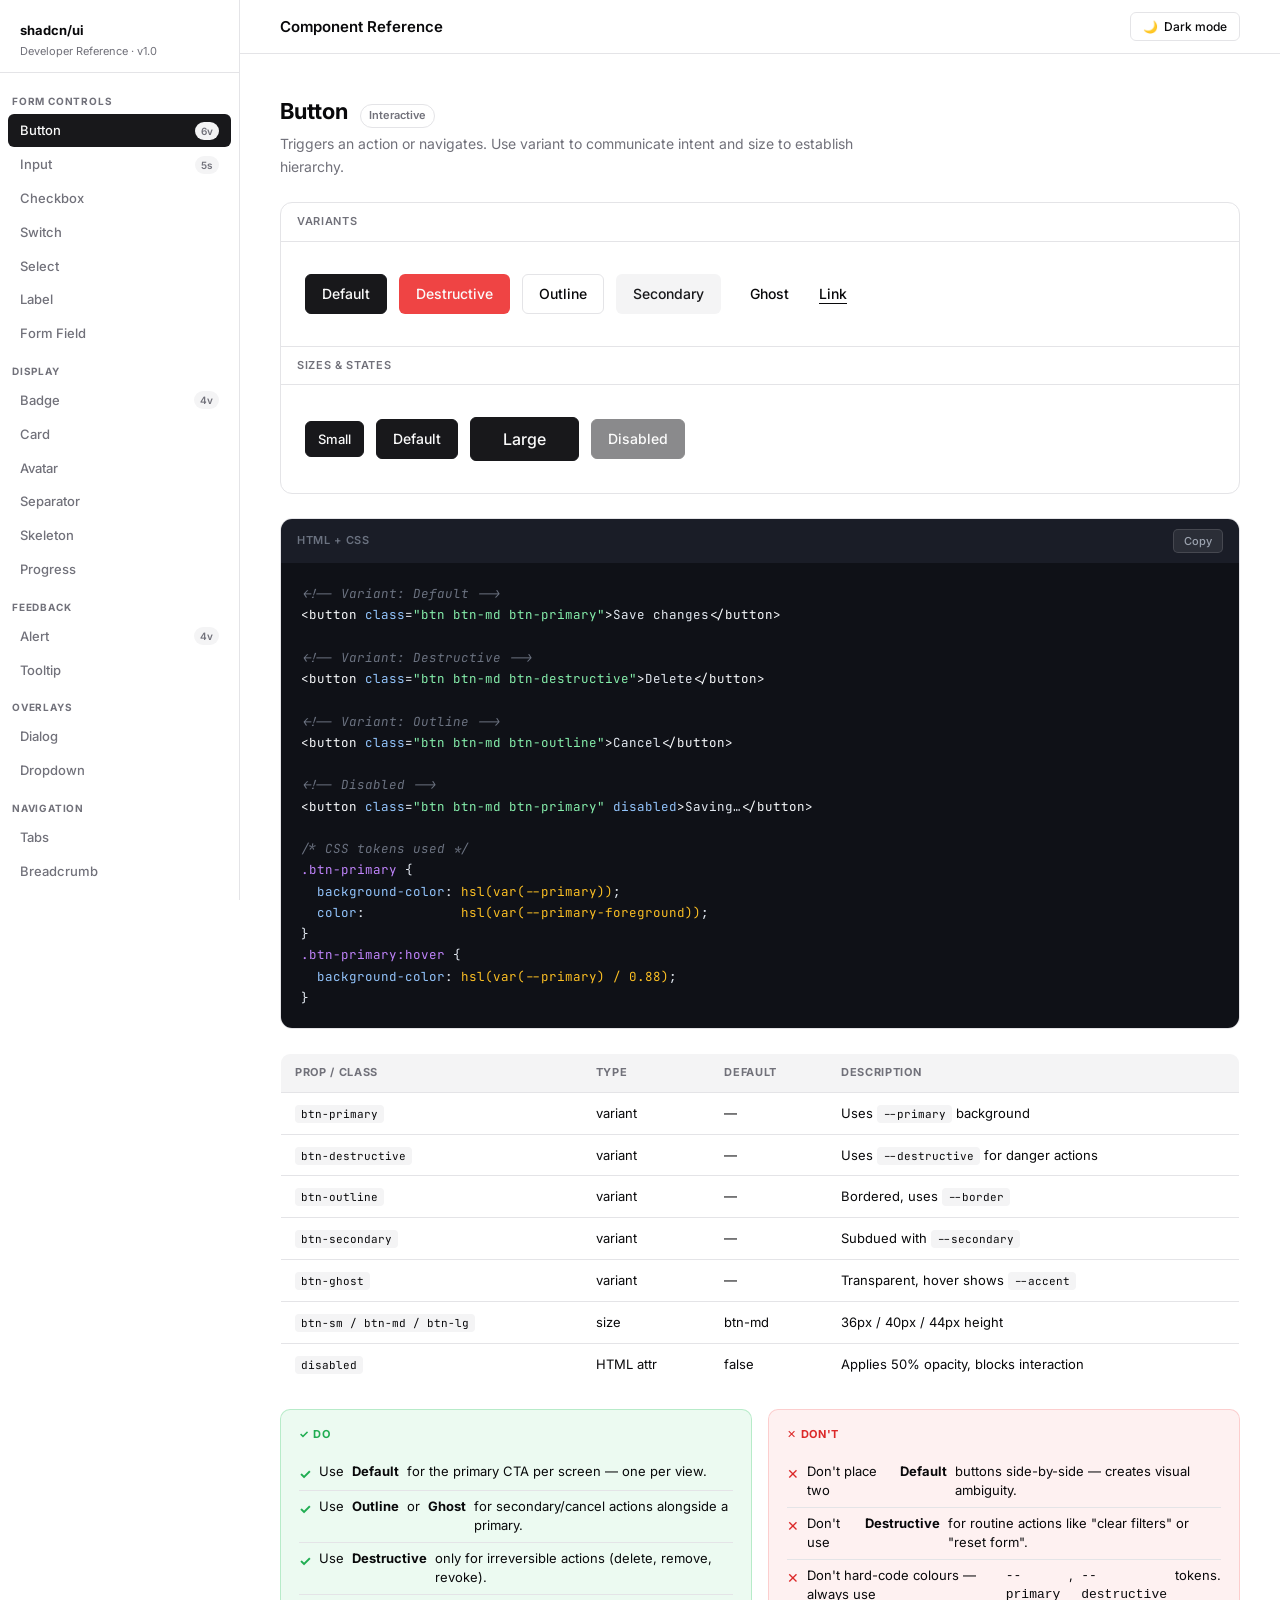
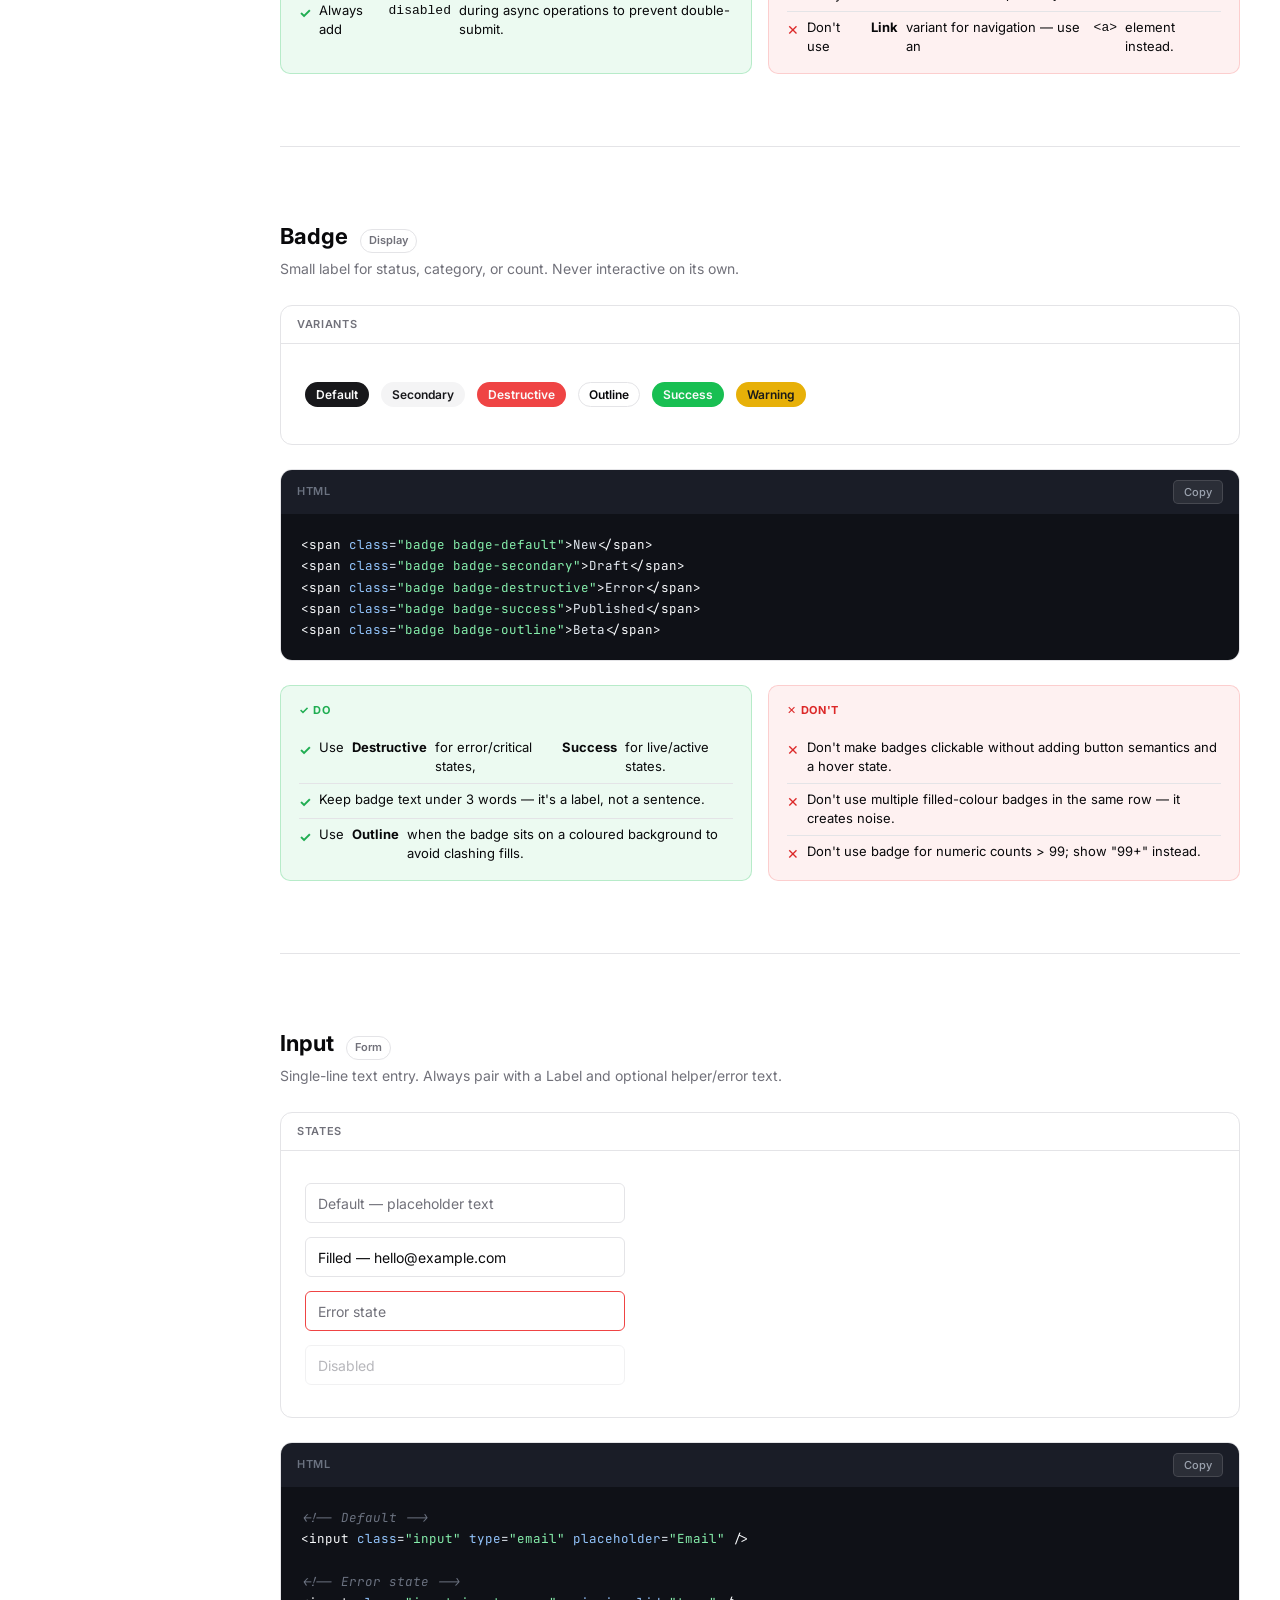
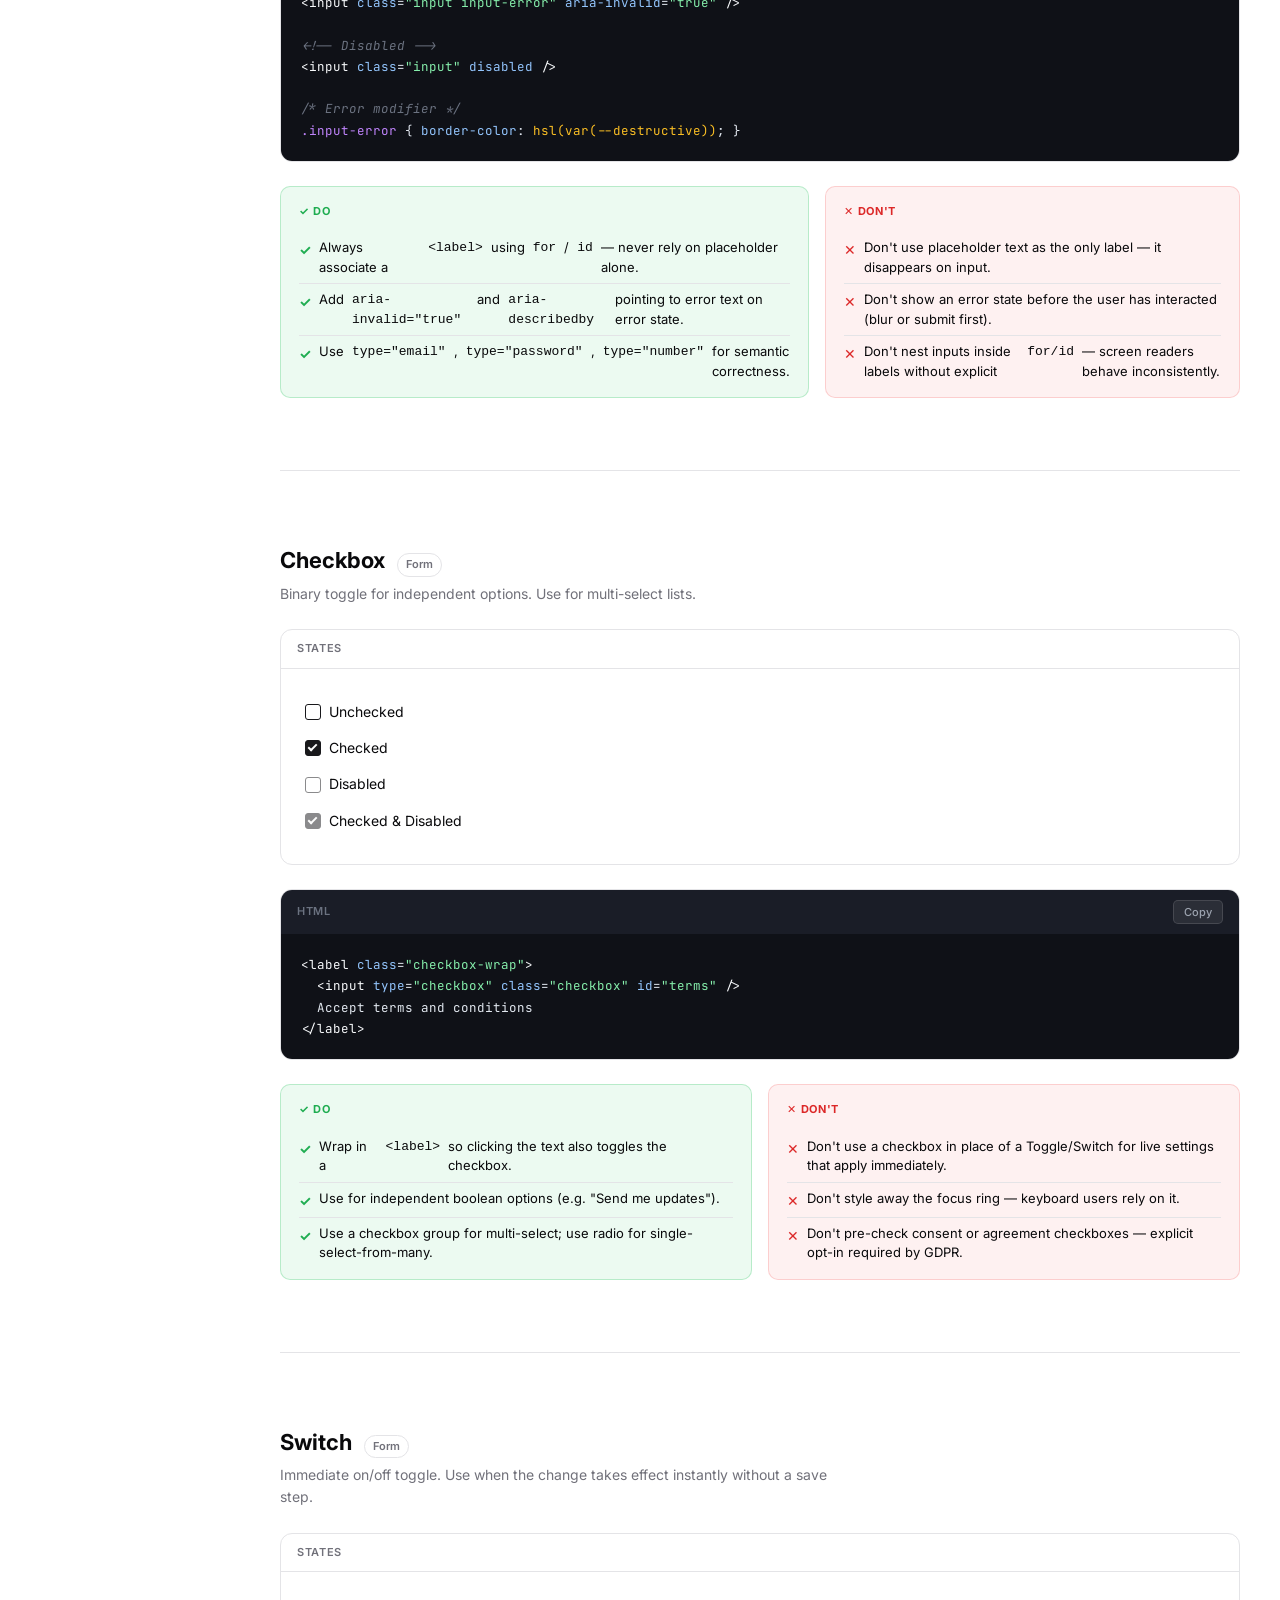
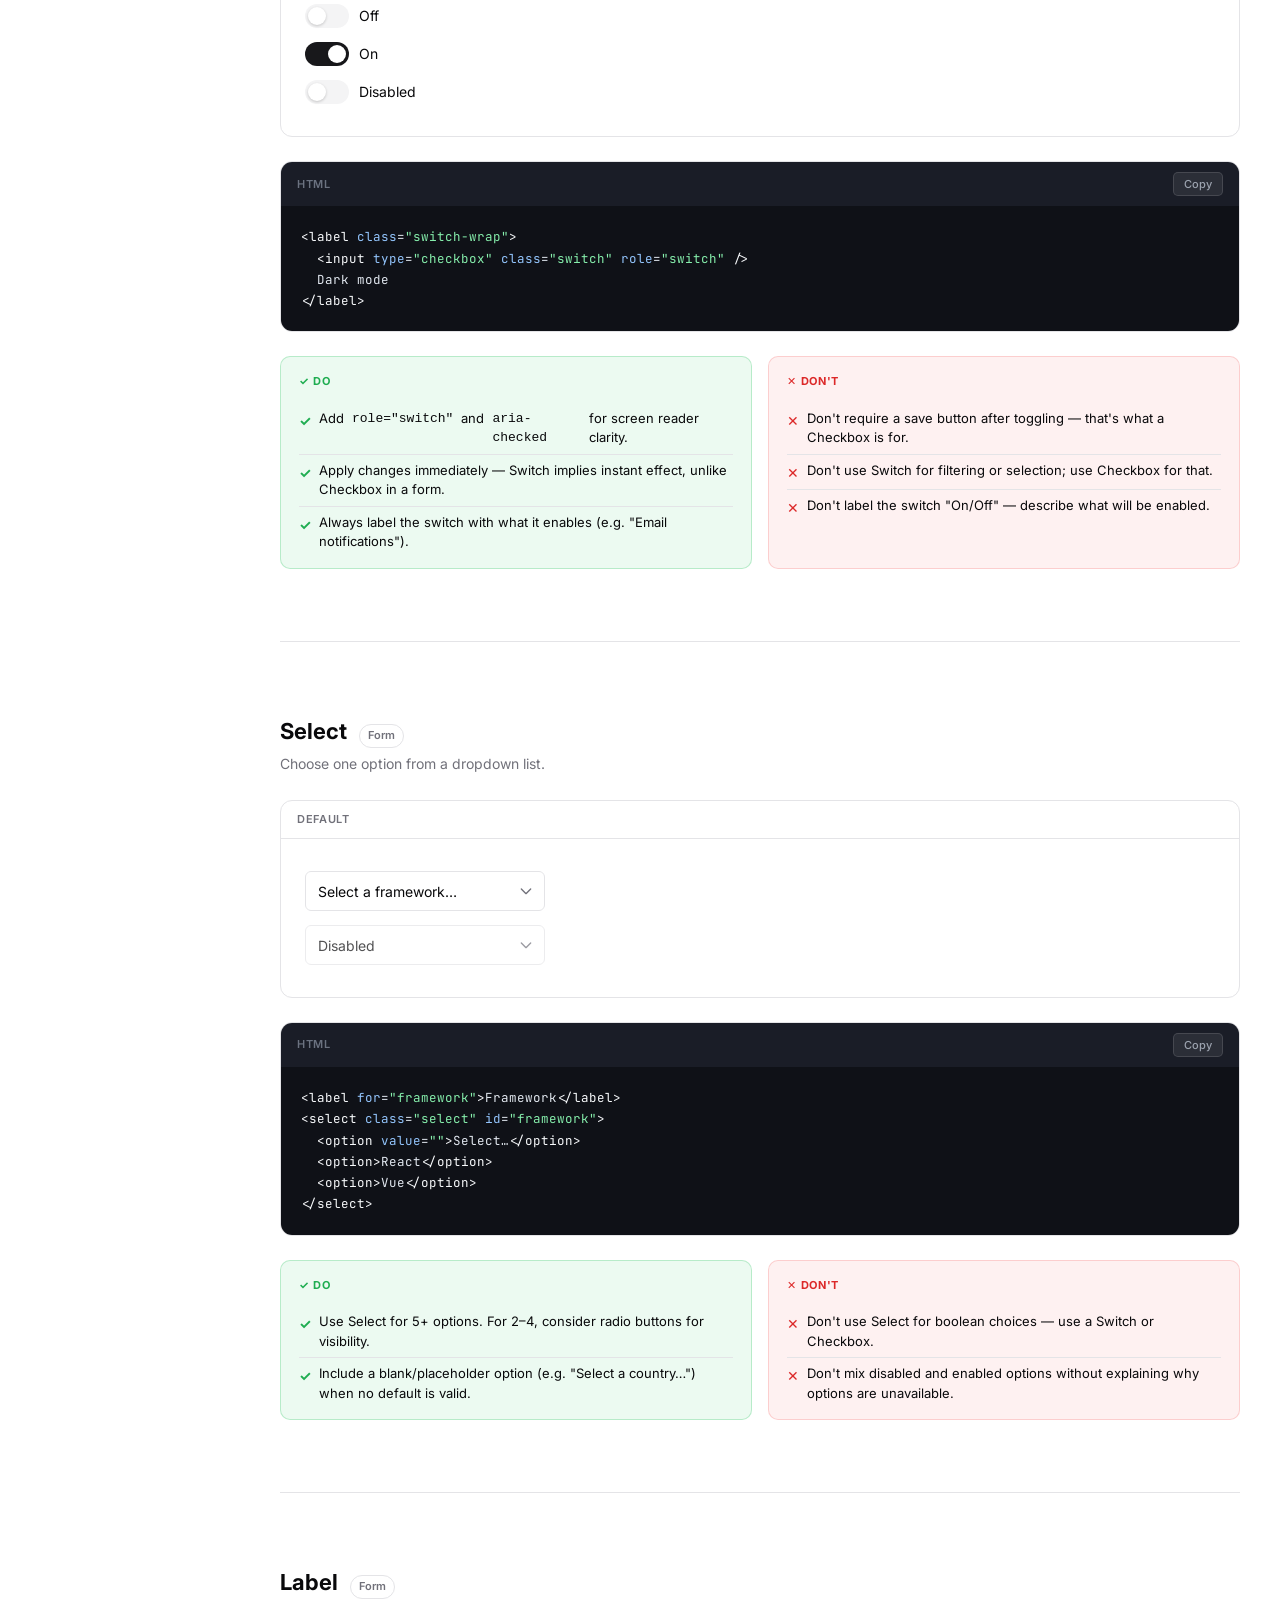
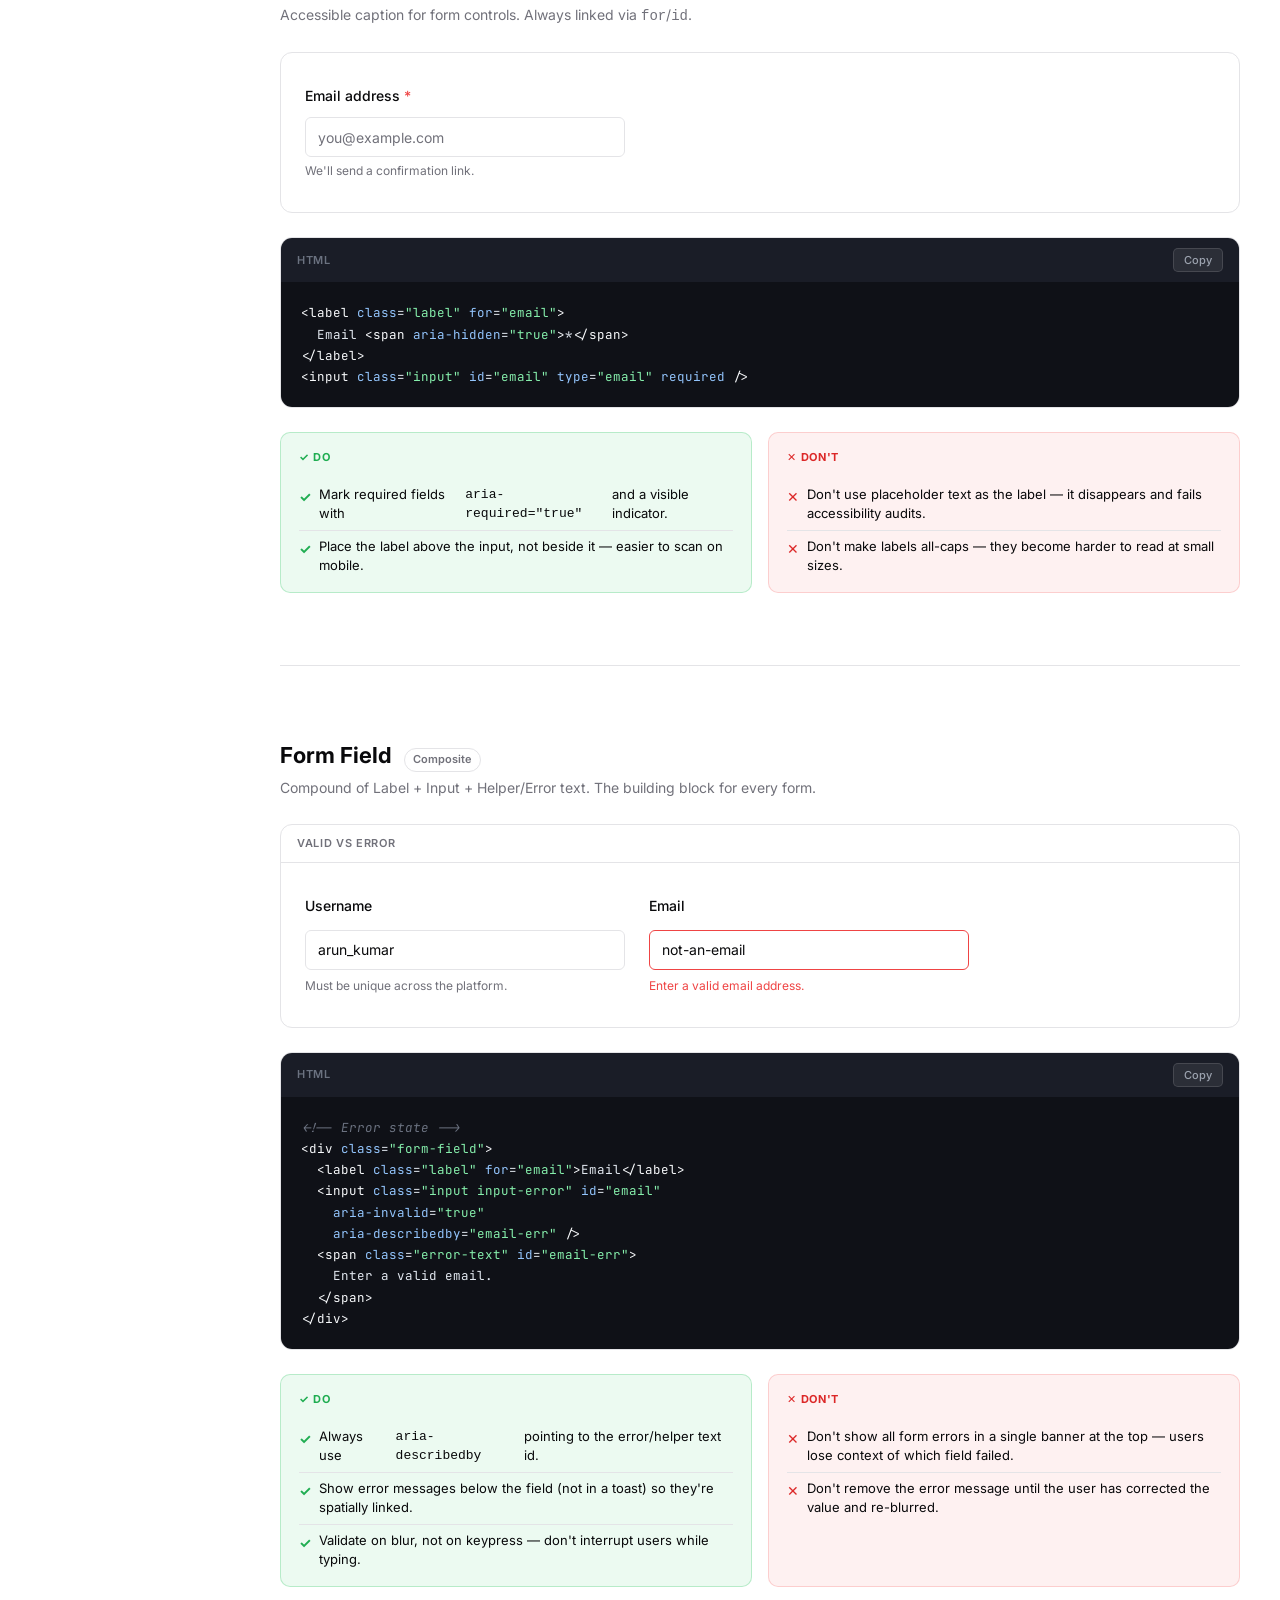
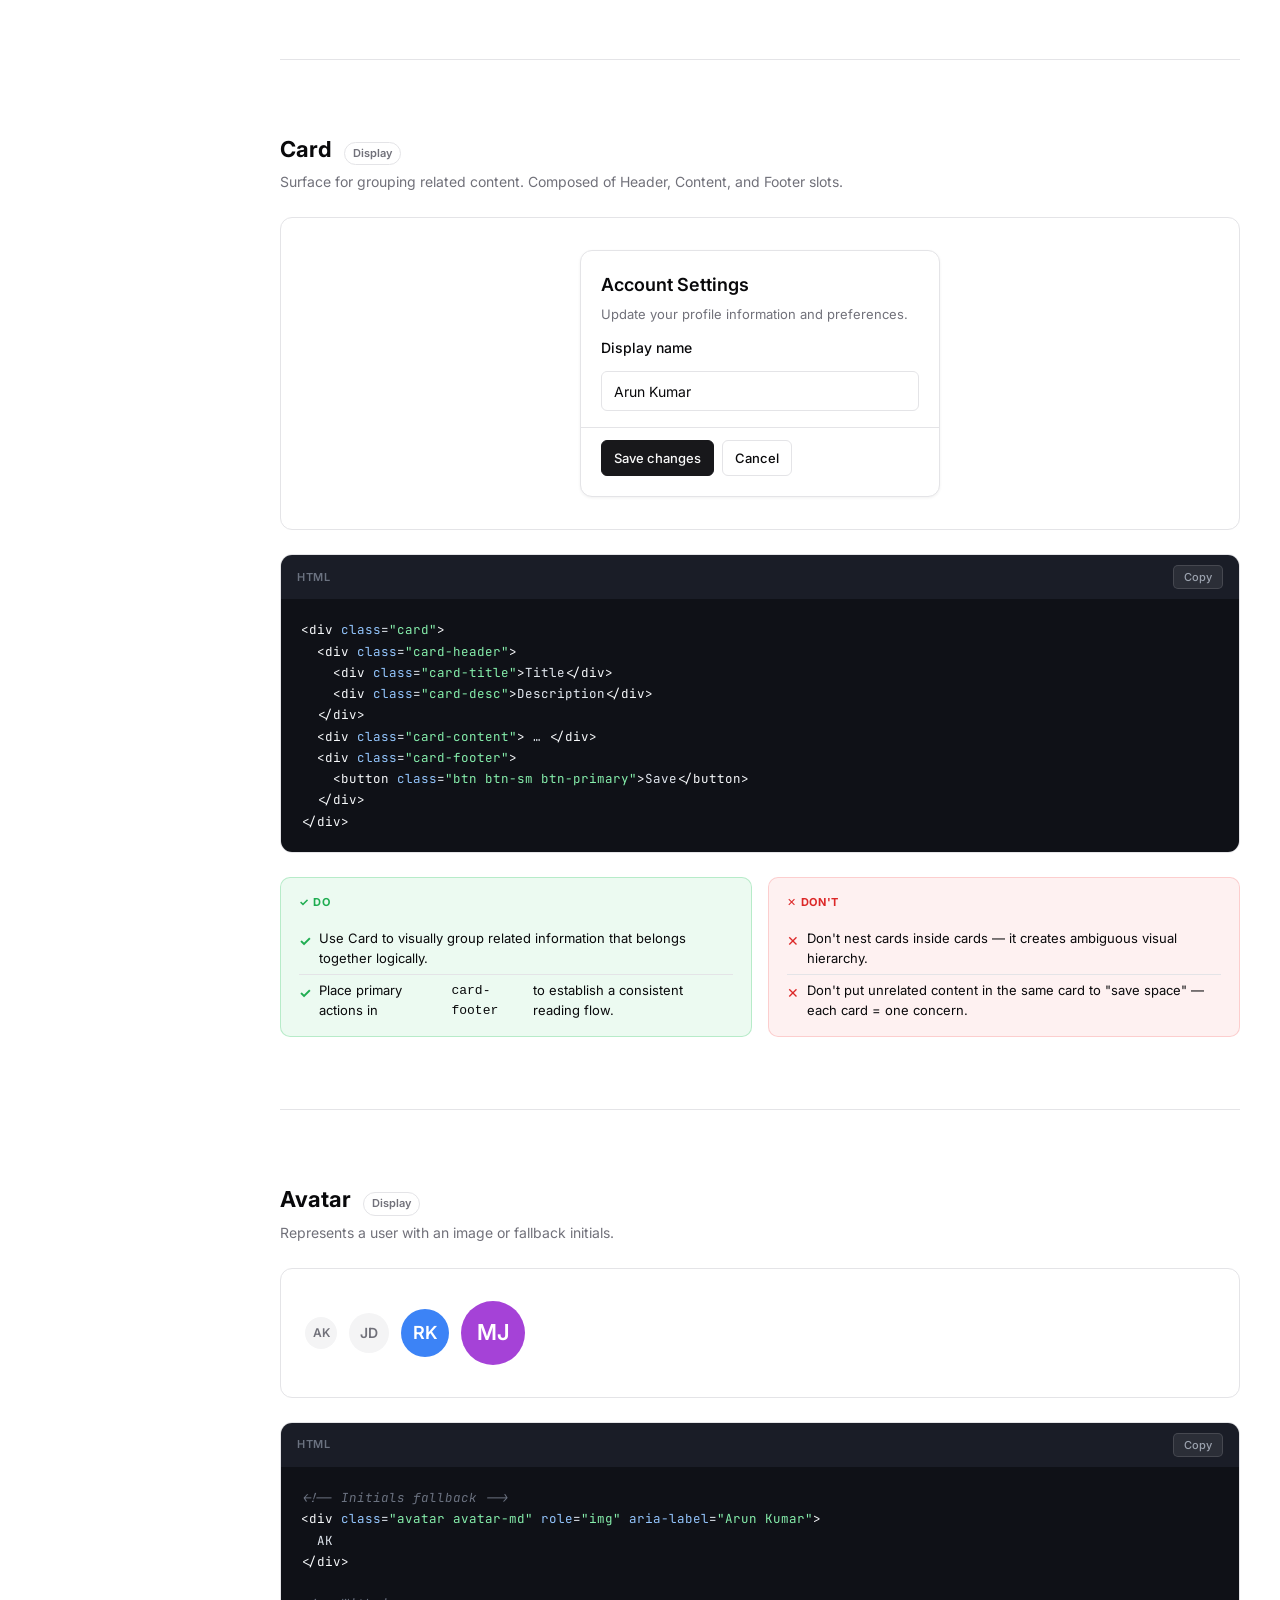
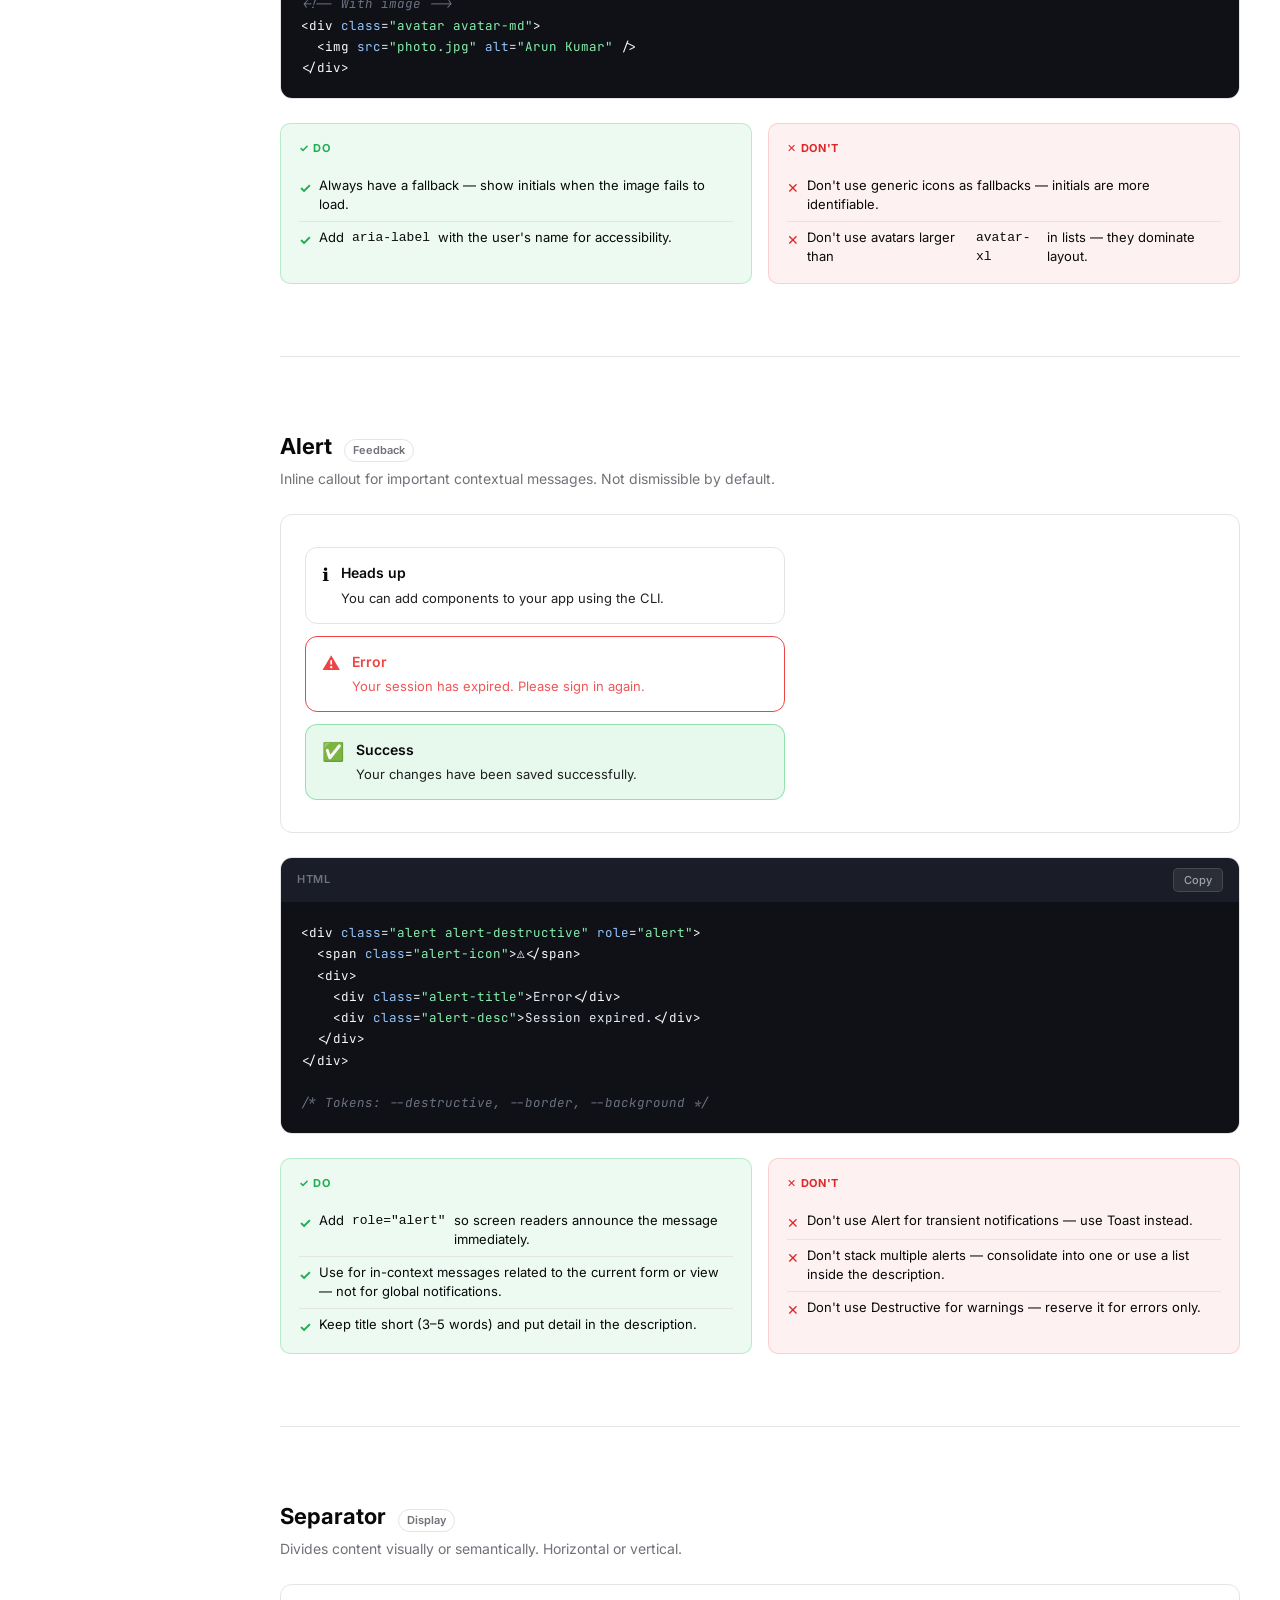
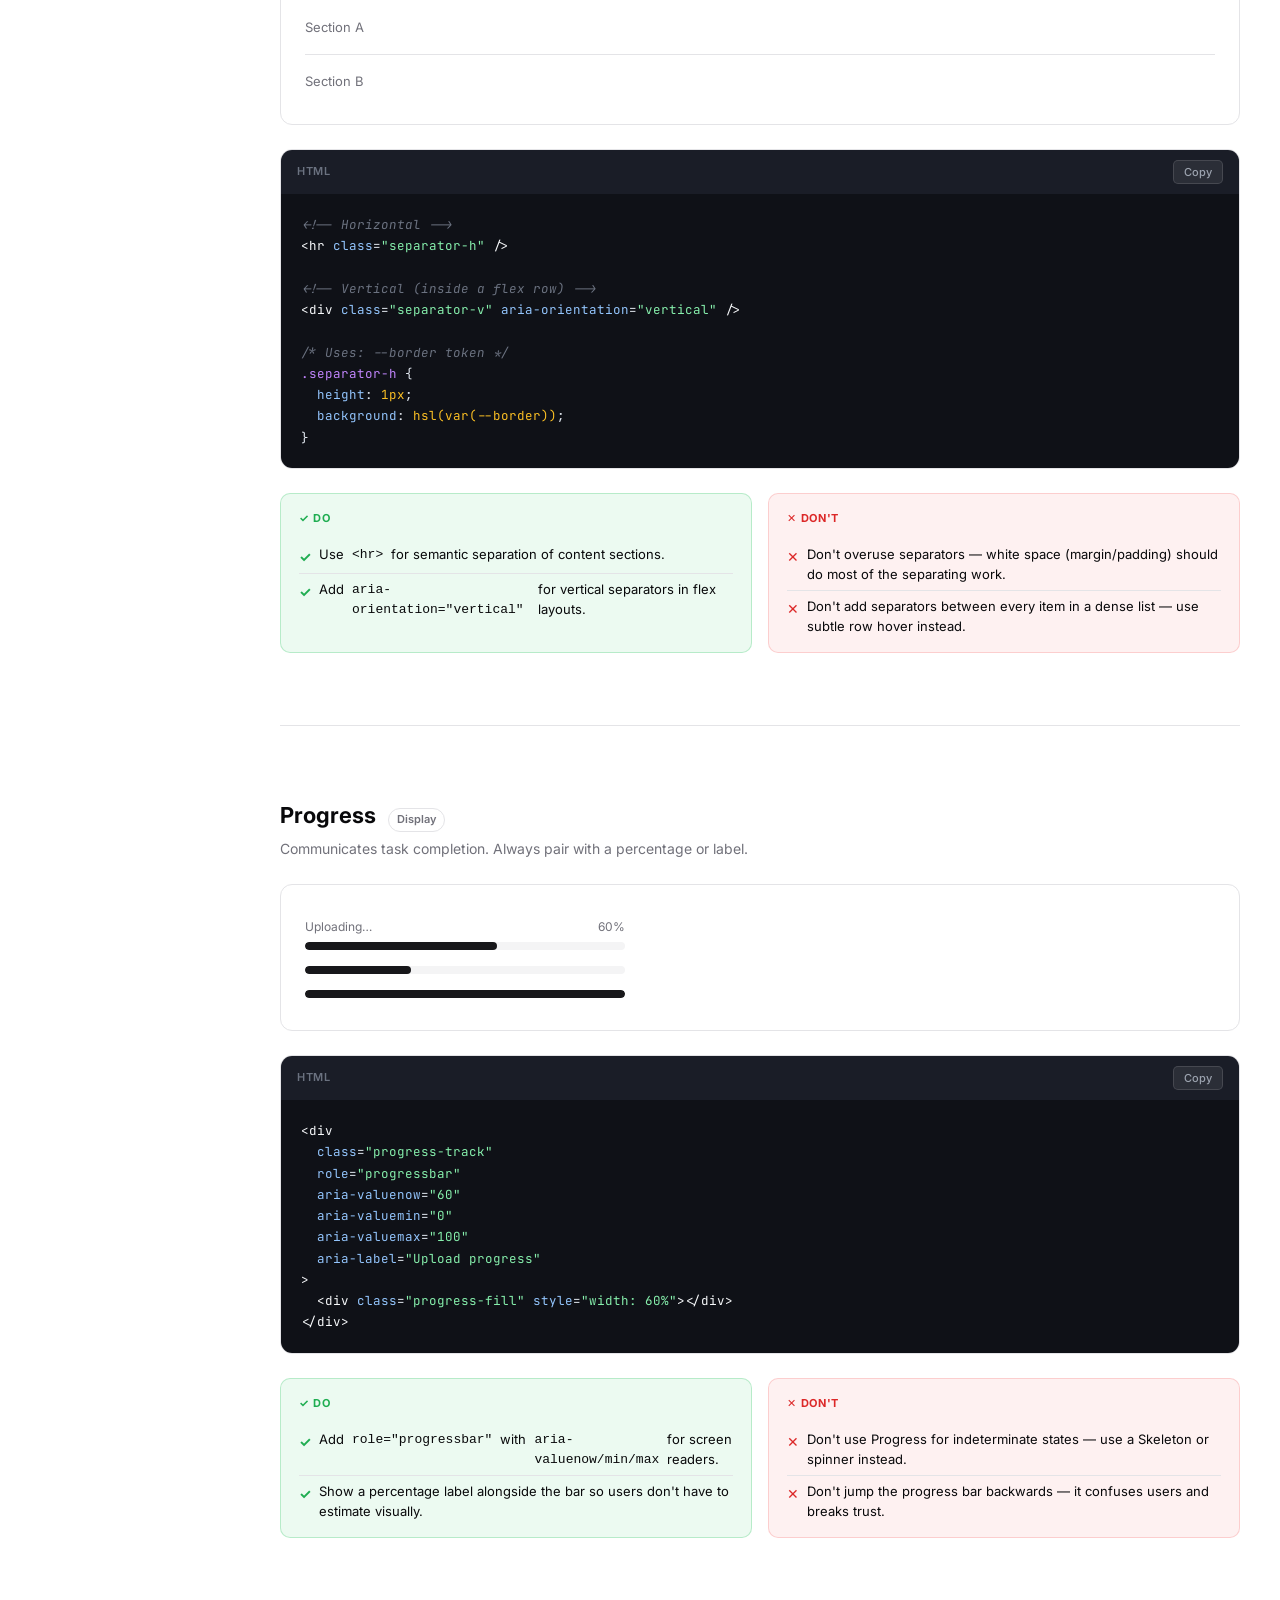
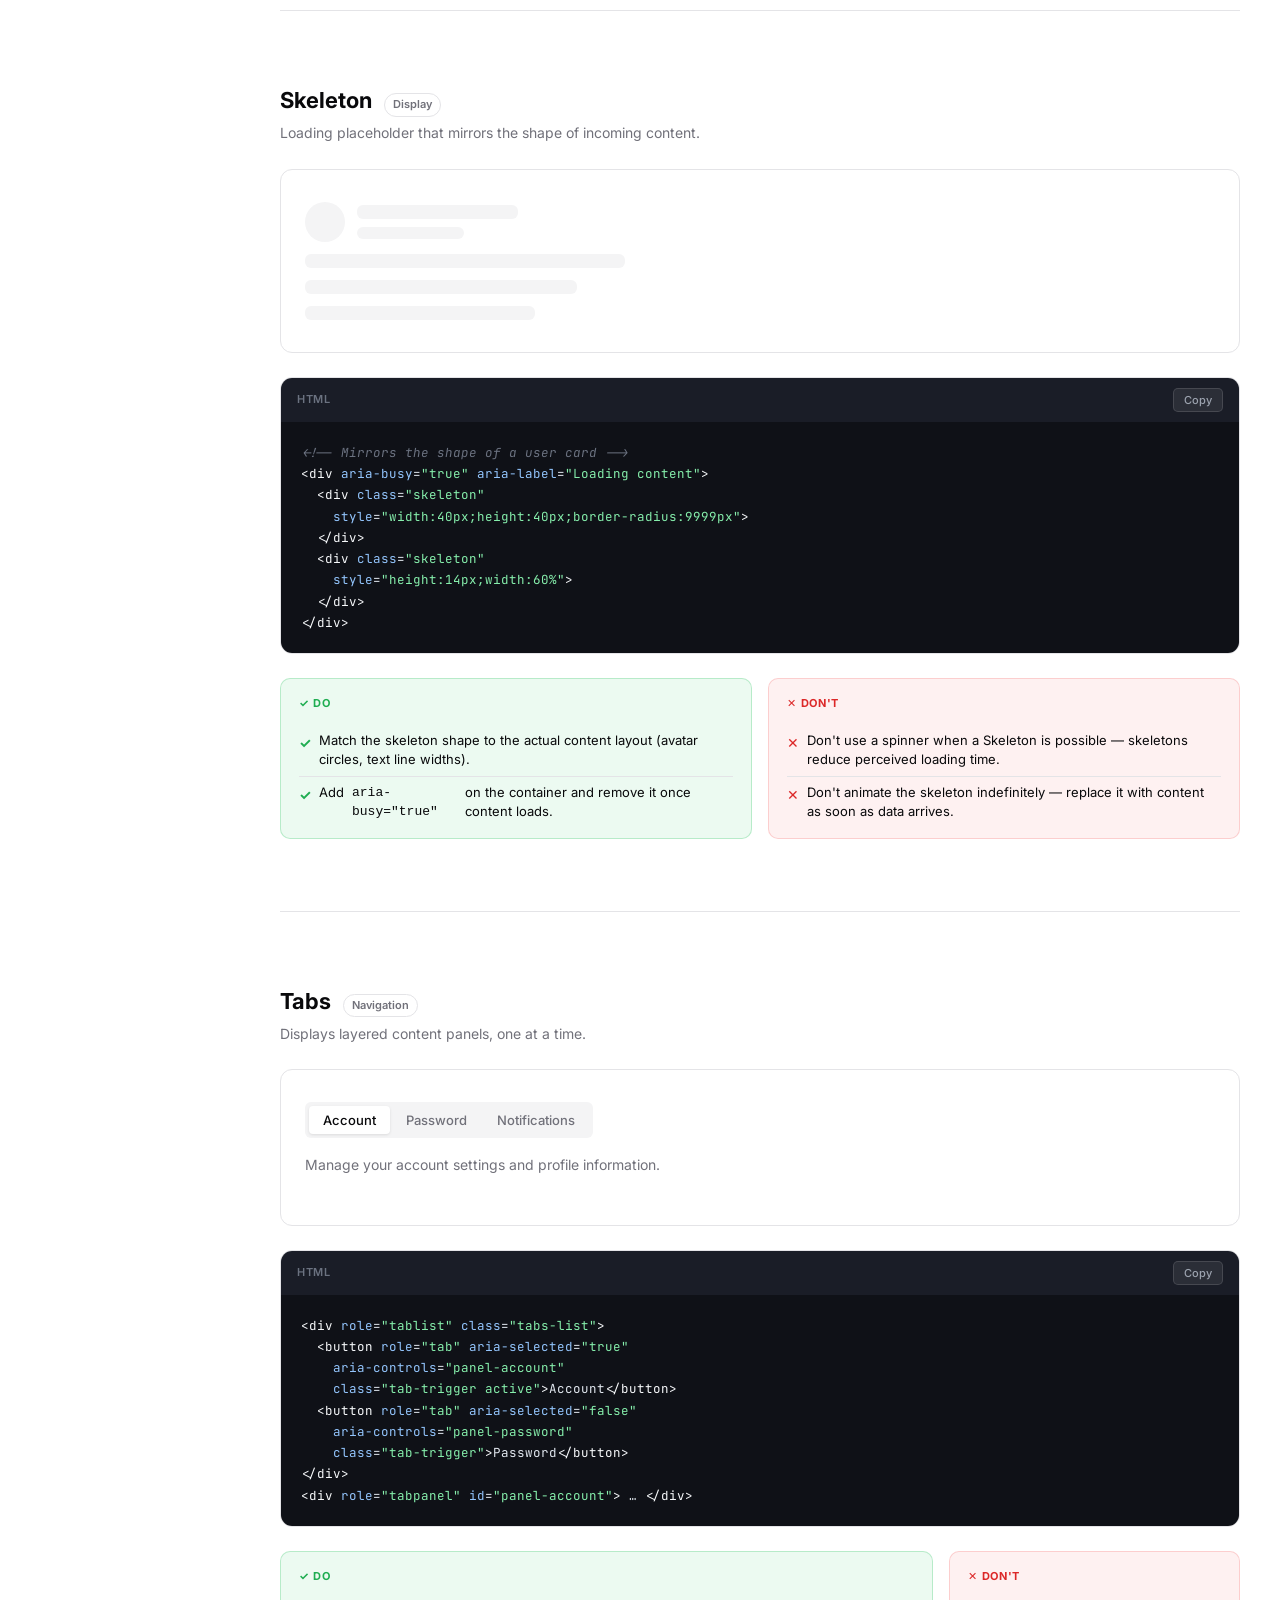
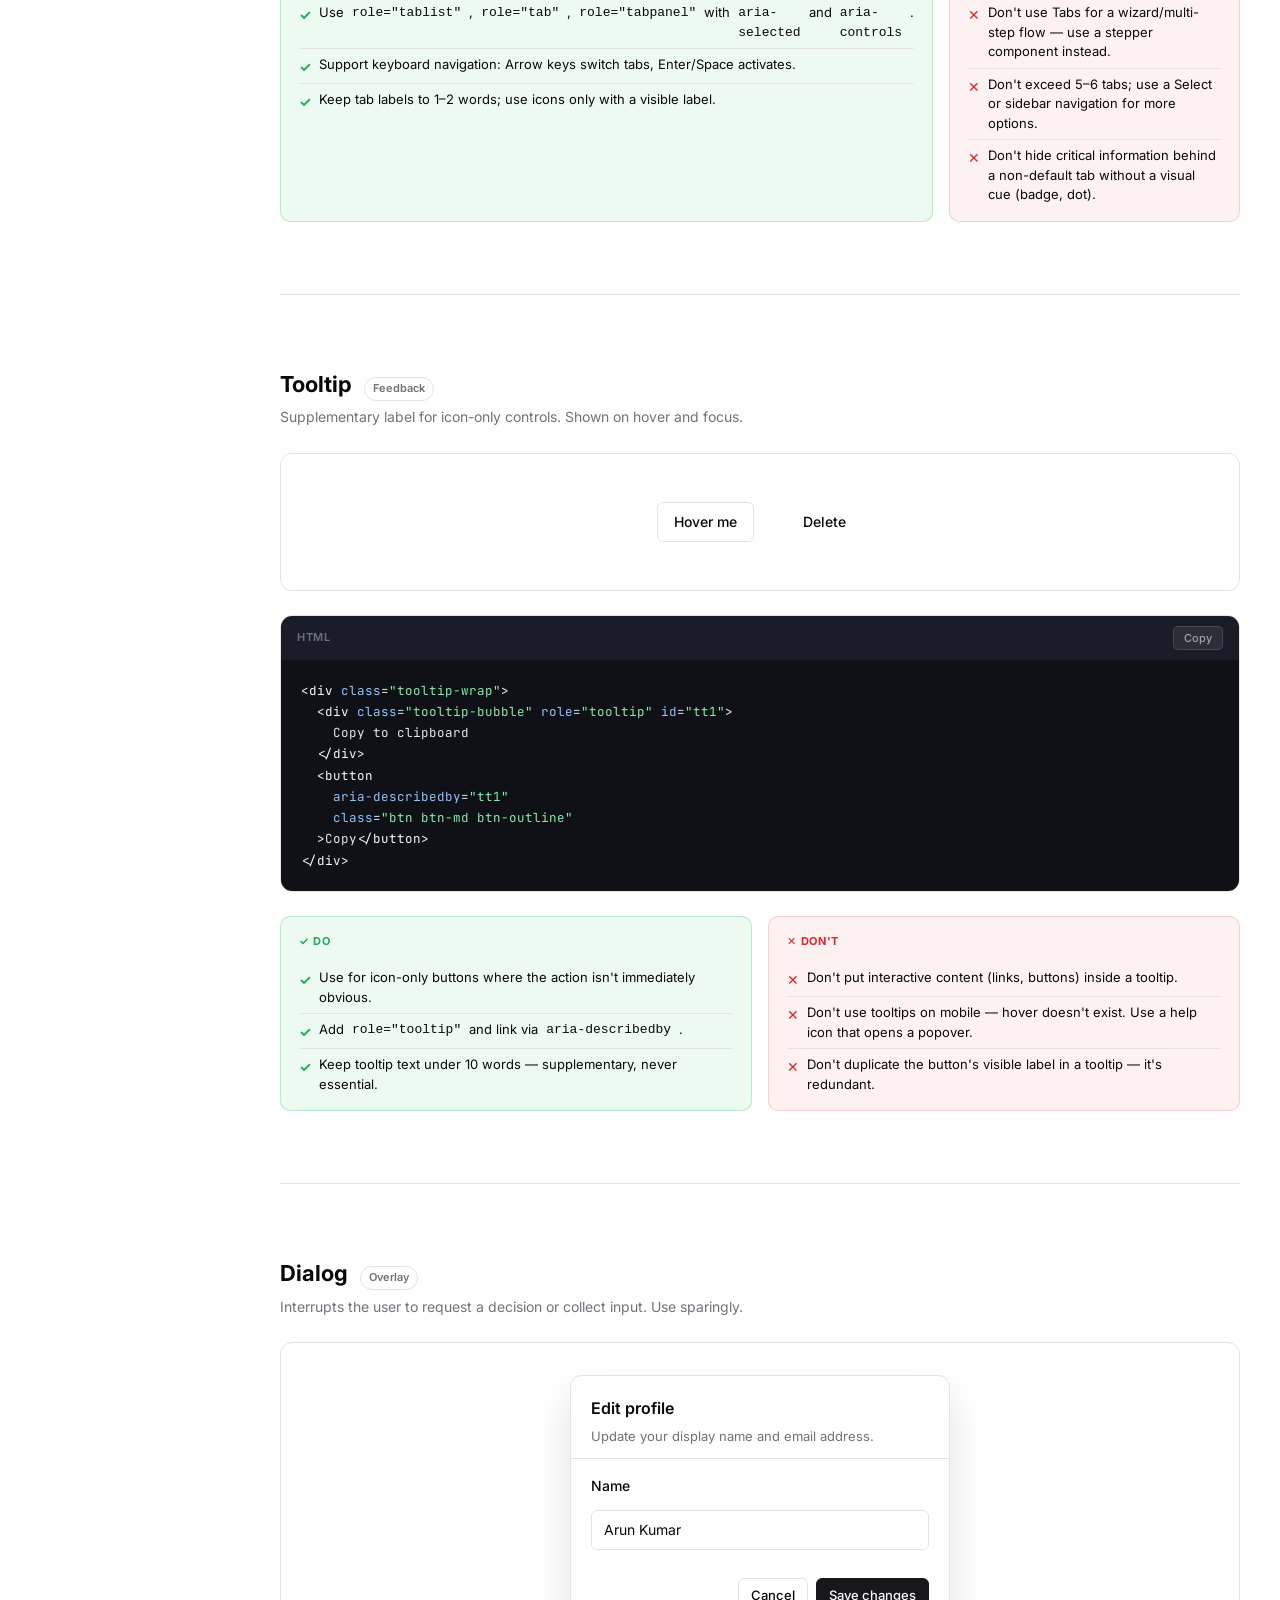
<file: Design System/index.html>
<!DOCTYPE html>
<html lang="en">
<head>
<meta charset="UTF-8"/>
<meta name="viewport" content="width=device-width,initial-scale=1.0"/>
<title>shadcn/ui — Developer Reference</title>
<link href="https://fonts.googleapis.com/css2?family=Inter:wght@400;500;600;700&family=JetBrains+Mono:wght@400;500&display=swap" rel="stylesheet"/>
<style>
/* ═══════════════════════════════════════════════════
   DESIGN TOKENS
═══════════════════════════════════════════════════ */
:root {
  --background:0 0% 100%;--foreground:240 10% 3.9%;
  --card:0 0% 100%;--card-foreground:240 10% 3.9%;
  --popover:0 0% 100%;--popover-foreground:240 10% 3.9%;
  --primary:240 5.9% 10%;--primary-foreground:0 0% 98%;
  --secondary:240 4.8% 95.9%;--secondary-foreground:240 5.9% 10%;
  --muted:240 4.8% 95.9%;--muted-foreground:240 3.8% 46.1%;
  --accent:240 4.8% 95.9%;--accent-foreground:240 5.9% 10%;
  --destructive:0 84.2% 60.2%;--destructive-foreground:0 0% 98%;
  --success:141 78% 42%;--success-foreground:0 0% 98%;
  --warning:45 93% 47%;--warning-foreground:0 0% 10%;
  --border:240 5.9% 90%;--input:240 5.9% 90%;--ring:240 5.9% 10%;
  --radius:0.375rem;
  --sidebar-w:240px;
  --topbar-h:52px;
  --code-bg:#0f1117;
}
.dark {
  --background:240 10% 3.9%;--foreground:0 0% 98%;
  --card:240 10% 3.9%;--card-foreground:0 0% 98%;
  --popover:240 10% 3.9%;--popover-foreground:0 0% 98%;
  --primary:0 0% 98%;--primary-foreground:240 5.9% 10%;
  --secondary:240 3.7% 15.9%;--secondary-foreground:0 0% 98%;
  --muted:240 3.7% 15.9%;--muted-foreground:240 5% 64.9%;
  --accent:240 3.7% 15.9%;--accent-foreground:0 0% 98%;
  --destructive:0 62.8% 30.6%;--destructive-foreground:0 0% 98%;
  --border:240 3.7% 15.9%;--input:240 3.7% 15.9%;--ring:240 4.9% 83.9%;
  --code-bg:#0a0a0f;
}

/* ═══════════════════════════════════════════════════
   RESET & BASE
═══════════════════════════════════════════════════ */
*,*::before,*::after{box-sizing:border-box;margin:0;padding:0}
html{scroll-behavior:smooth}
body{
  font-family:'Inter',ui-sans-serif,system-ui,sans-serif;
  background:hsl(var(--background));
  color:hsl(var(--foreground));
  display:flex; min-height:100vh;
  transition:background 200ms,color 200ms;
  font-size:14px; line-height:1.6;
}

/* ═══════════════════════════════════════════════════
   SIDEBAR
═══════════════════════════════════════════════════ */
.sidebar{
  position:fixed; top:0; left:0;
  width:var(--sidebar-w); height:100vh;
  background:hsl(var(--card));
  border-right:1px solid hsl(var(--border));
  display:flex; flex-direction:column;
  overflow-y:auto; z-index:100;
}
.sidebar-header{
  padding:20px 20px 12px;
  border-bottom:1px solid hsl(var(--border));
  position:sticky; top:0;
  background:hsl(var(--card));
  z-index:1;
}
.sidebar-logo{font-size:13px;font-weight:700;color:hsl(var(--foreground))}
.sidebar-sub{font-size:11px;color:hsl(var(--muted-foreground));margin-top:2px}
.sidebar-section{padding:12px 12px 4px;font-size:10px;font-weight:700;letter-spacing:.08em;text-transform:uppercase;color:hsl(var(--muted-foreground))}
.sidebar-link{
  display:flex;align-items:center;gap:8px;
  padding:6px 12px; border-radius:6px; margin:1px 8px;
  font-size:13px; font-weight:500;
  color:hsl(var(--muted-foreground));
  text-decoration:none; cursor:pointer;
  transition:background 120ms,color 120ms;
}
.sidebar-link:hover{background:hsl(var(--accent));color:hsl(var(--accent-foreground))}
.sidebar-link.active{background:hsl(var(--primary));color:hsl(var(--primary-foreground))}
.sidebar-link .badge-count{
  margin-left:auto; font-size:10px; font-weight:600;
  background:hsl(var(--muted)); color:hsl(var(--muted-foreground));
  padding:1px 6px; border-radius:9999px;
}

/* ═══════════════════════════════════════════════════
   MAIN CONTENT
═══════════════════════════════════════════════════ */
.main{
  margin-left:var(--sidebar-w);
  flex:1; padding:0;
  max-width:100%;
}
.topbar{
  position:sticky; top:0; z-index:50;
  background:hsl(var(--background) / 0.85);
  backdrop-filter:blur(8px);
  border-bottom:1px solid hsl(var(--border));
  padding:12px 40px;
  display:flex; align-items:center; justify-content:space-between;
}
.topbar-title{font-size:15px;font-weight:600}
.topbar-controls{display:flex;align-items:center;gap:12px}
.theme-btn{
  display:flex;align-items:center;gap:6px;
  padding:6px 12px; border-radius:6px;
  border:1px solid hsl(var(--border));
  background:transparent; cursor:pointer;
  font-family:inherit; font-size:12px; font-weight:500;
  color:hsl(var(--foreground));
  transition:background 150ms;
}
.theme-btn:hover{background:hsl(var(--accent))}

.content{padding:40px;}

/* ═══════════════════════════════════════════════════
   COMPONENT SECTION
═══════════════════════════════════════════════════ */
.comp-section{
  margin-bottom:72px;
  scroll-margin-top:64px;
}
.comp-header{
  display:flex; align-items:baseline; gap:12px;
  margin-bottom:4px;
}
.comp-title{font-size:22px;font-weight:700}
.comp-tag{
  font-size:11px; font-weight:600; padding:2px 8px;
  border-radius:9999px; border:1px solid hsl(var(--border));
  color:hsl(var(--muted-foreground));
}
.comp-desc{font-size:14px;color:hsl(var(--muted-foreground));margin-bottom:24px;max-width:580px}

.comp-body{
  display:grid; gap:24px;
}

/* Preview pane */
.preview-pane{
  background:hsl(var(--card));
  border:1px solid hsl(var(--border));
  border-radius:12px; overflow:hidden;
}
.preview-label{
  padding:10px 16px;
  border-bottom:1px solid hsl(var(--border));
  font-size:11px; font-weight:600; letter-spacing:.06em;
  text-transform:uppercase; color:hsl(var(--muted-foreground));
  display:flex; align-items:center; justify-content:space-between;
}
.preview-inner{
  padding:32px 24px;
  display:flex; flex-wrap:wrap; align-items:center; gap:12px;
  min-height:100px;
}
.preview-inner.preview-col{flex-direction:column;align-items:flex-start}
.preview-inner.preview-center{justify-content:center}

/* Code pane */
.code-pane{
  border-radius:12px; overflow:hidden;
  border:1px solid hsl(var(--border));
}
.code-header{
  background:#1a1d27;
  padding:10px 16px;
  display:flex;align-items:center;justify-content:space-between;
}
.code-lang{font-size:11px;font-weight:600;color:#6b7280;letter-spacing:.06em;text-transform:uppercase}
.copy-btn{
  font-size:11px;font-weight:500;
  padding:4px 10px;border-radius:5px;
  background:rgba(255,255,255,0.08);color:#9ca3af;
  border:1px solid rgba(255,255,255,0.12);
  cursor:pointer;font-family:inherit;
  transition:background 150ms,color 150ms;
}
.copy-btn:hover{background:rgba(255,255,255,0.15);color:#fff}
.copy-btn.copied{color:#4ade80}
pre{
  background:var(--code-bg);
  padding:20px;overflow-x:auto;
  font-family:'JetBrains Mono',ui-monospace,monospace;
  font-size:12.5px;line-height:1.7;
  color:#e2e8f0; margin:0;
}
.tk  {color:#f8fafc}  /* token/tag */
.ky  {color:#93c5fd}  /* keyword/property */
.st  {color:#86efac}  /* string */
.cm  {color:#6b7280;font-style:italic} /* comment */
.vl  {color:#fbbf24}  /* value */
.cl  {color:#c084fc}  /* class */

/* Dos & Donts */
.dd-grid{display:grid;grid-template-columns:1fr 1fr;gap:16px}
.dd-card{
  border-radius:10px;padding:16px 18px;
}
.dd-do{background:hsl(141 78% 42% / 0.08);border:1px solid hsl(141 78% 42% / 0.25)}
.dd-dont{background:hsl(0 84% 60% / 0.07);border:1px solid hsl(0 84% 60% / 0.2)}
.dd-head{
  font-size:11px;font-weight:700;letter-spacing:.06em;text-transform:uppercase;
  margin-bottom:12px;display:flex;align-items:center;gap:6px;
}
.dd-do   .dd-head{color:hsl(141 70% 40%)}
.dd-dont .dd-head{color:hsl(0 72% 51%)}
.dark .dd-do   .dd-head{color:hsl(141 60% 55%)}
.dark .dd-dont .dd-head{color:hsl(0 84% 60%)}
.dd-item{
  font-size:13px;color:hsl(var(--foreground));
  padding:6px 0; border-bottom:1px solid hsl(var(--border));
  display:flex;gap:8px;align-items:flex-start;line-height:1.5;
}
.dd-item:last-child{border-bottom:none;padding-bottom:0}
.dd-item::before{font-size:14px;flex-shrink:0;margin-top:1px}
.dd-do   .dd-item::before{content:"✓";color:hsl(141 70% 40%);font-weight:700}
.dark .dd-do .dd-item::before{color:hsl(141 60% 55%)}
.dd-dont .dd-item::before{content:"✕";color:hsl(0 72% 51%);font-weight:700}
.dark .dd-dont .dd-item::before{color:hsl(0 84% 60%)}

.section-divider{
  height:1px;background:hsl(var(--border));
  margin:72px 0;
}

/* ═══════════════════════════════════════════════════
   COMPONENT STYLES (live previews)
═══════════════════════════════════════════════════ */

/* Button */
.btn{
  display:inline-flex;align-items:center;justify-content:center;gap:8px;
  border:1px solid transparent;border-radius:var(--radius);
  font-family:inherit;font-size:14px;font-weight:500;line-height:1;
  white-space:nowrap;cursor:pointer;user-select:none;text-decoration:none;outline:none;
  transition:background 150ms,color 150ms,border-color 150ms,opacity 150ms,box-shadow 150ms;
}
.btn:focus-visible{box-shadow:0 0 0 2px hsl(var(--background)),0 0 0 4px hsl(var(--ring))}
.btn:disabled{pointer-events:none;opacity:.5}
.btn-sm{height:36px;padding:0 12px;font-size:13px}
.btn-md{height:40px;padding:0 16px}
.btn-lg{height:44px;padding:0 32px;font-size:16px}
.btn-icon{height:40px;width:40px;padding:0}
.btn-primary{background:hsl(var(--primary));color:hsl(var(--primary-foreground));border-color:hsl(var(--primary))}
.btn-primary:hover:not(:disabled){background:hsl(var(--primary)/.88);border-color:hsl(var(--primary)/.88)}
.btn-destructive{background:hsl(var(--destructive));color:hsl(var(--destructive-foreground))}
.btn-destructive:hover:not(:disabled){background:hsl(var(--destructive)/.88)}
.btn-outline{background:hsl(var(--background));color:hsl(var(--foreground));border-color:hsl(var(--border))}
.btn-outline:hover:not(:disabled){background:hsl(var(--accent));color:hsl(var(--accent-foreground))}
.btn-secondary{background:hsl(var(--secondary));color:hsl(var(--secondary-foreground));border-color:transparent}
.btn-secondary:hover:not(:disabled){background:hsl(var(--secondary)/.75)}
.btn-ghost{background:transparent;color:hsl(var(--foreground));border-color:transparent}
.btn-ghost:hover:not(:disabled){background:hsl(var(--accent));color:hsl(var(--accent-foreground))}
.btn-link{background:transparent;color:hsl(var(--foreground));border-color:transparent;text-decoration:underline;text-underline-offset:4px;height:auto;padding:0}
.btn-link:hover:not(:disabled){opacity:.8}
.btn svg{width:16px;height:16px;flex-shrink:0}

/* Badge */
.badge{
  display:inline-flex;align-items:center;
  border-radius:9999px;padding:2px 10px;
  font-size:12px;font-weight:600;border:1px solid transparent;
  white-space:nowrap;
}
.badge-default{background:hsl(var(--primary));color:hsl(var(--primary-foreground))}
.badge-secondary{background:hsl(var(--secondary));color:hsl(var(--secondary-foreground))}
.badge-destructive{background:hsl(var(--destructive));color:hsl(var(--destructive-foreground))}
.badge-outline{background:transparent;color:hsl(var(--foreground));border-color:hsl(var(--border))}
.badge-success{background:hsl(var(--success));color:hsl(var(--success-foreground))}
.badge-warning{background:hsl(var(--warning));color:hsl(var(--warning-foreground))}

/* Input */
.input{
  display:flex;height:40px;width:100%;max-width:320px;
  border-radius:var(--radius);border:1px solid hsl(var(--input));
  background:hsl(var(--background));color:hsl(var(--foreground));
  padding:0 12px;font-family:inherit;font-size:14px;outline:none;
  transition:border-color 150ms,box-shadow 150ms;
}
.input::placeholder{color:hsl(var(--muted-foreground))}
.input:focus{border-color:hsl(var(--ring));box-shadow:0 0 0 2px hsl(var(--background)),0 0 0 4px hsl(var(--ring)/.35)}
.input:disabled{opacity:.5;cursor:not-allowed}
.input.input-error{border-color:hsl(var(--destructive))}

/* Label */
.label{font-size:14px;font-weight:500;color:hsl(var(--foreground));display:block;margin-bottom:6px}

/* Textarea */
.textarea{
  width:100%;max-width:320px;min-height:80px;
  border-radius:var(--radius);border:1px solid hsl(var(--input));
  background:hsl(var(--background));color:hsl(var(--foreground));
  padding:8px 12px;font-family:inherit;font-size:14px;outline:none;resize:vertical;
  transition:border-color 150ms,box-shadow 150ms;
}
.textarea:focus{border-color:hsl(var(--ring));box-shadow:0 0 0 2px hsl(var(--background)),0 0 0 4px hsl(var(--ring)/.35)}

/* Checkbox */
.checkbox-wrap{display:flex;align-items:center;gap:8px;cursor:pointer;user-select:none}
.checkbox{
  width:16px;height:16px;border-radius:3px;flex-shrink:0;cursor:pointer;
  border:1.5px solid hsl(var(--primary));background:hsl(var(--background));
  appearance:none;-webkit-appearance:none;
  transition:background 150ms,border-color 150ms;position:relative;
}
.checkbox:checked{background:hsl(var(--primary));border-color:hsl(var(--primary))}
.checkbox:checked::after{
  content:'';position:absolute;left:4px;top:1px;
  width:5px;height:9px;border:2px solid hsl(var(--primary-foreground));
  border-left:none;border-top:none;transform:rotate(45deg);
}
.checkbox:focus-visible{outline:2px solid hsl(var(--ring));outline-offset:2px}
.checkbox:disabled{opacity:.5;cursor:not-allowed}

/* Switch */
.switch-wrap{display:flex;align-items:center;gap:10px;cursor:pointer;user-select:none}
.switch{
  position:relative;width:44px;height:24px;flex-shrink:0;
  appearance:none;-webkit-appearance:none;cursor:pointer;
  border-radius:9999px;background:hsl(var(--muted));
  border:none;transition:background 200ms;outline:none;
}
.switch:checked{background:hsl(var(--primary))}
.switch::after{
  content:'';position:absolute;top:3px;left:3px;
  width:18px;height:18px;border-radius:9999px;
  background:hsl(var(--background));
  box-shadow:0 1px 3px rgba(0,0,0,.2);
  transition:transform 200ms;
}
.switch:checked::after{transform:translateX(20px)}
.switch:focus-visible{outline:2px solid hsl(var(--ring));outline-offset:2px}

/* Select */
.select{
  height:40px;padding:0 32px 0 12px;
  border-radius:var(--radius);border:1px solid hsl(var(--input));
  background:hsl(var(--background));color:hsl(var(--foreground));
  font-family:inherit;font-size:14px;outline:none;cursor:pointer;
  appearance:none;
  background-image:url("data:image/svg+xml,%3Csvg xmlns='http://www.w3.org/2000/svg' width='16' height='16' fill='none' viewBox='0 0 24 24' stroke='%2371717a' stroke-width='2'%3E%3Cpath stroke-linecap='round' stroke-linejoin='round' d='m19 9-7 7-7-7'/%3E%3C/svg%3E");
  background-repeat:no-repeat;background-position:right 10px center;
  transition:border-color 150ms,box-shadow 150ms;
}
.select:focus{border-color:hsl(var(--ring));box-shadow:0 0 0 2px hsl(var(--background)),0 0 0 4px hsl(var(--ring)/.35)}

/* Card */
.card{
  border-radius:calc(var(--radius)*2);border:1px solid hsl(var(--border));
  background:hsl(var(--card));color:hsl(var(--card-foreground));
  box-shadow:0 1px 3px rgba(0,0,0,.06);
}
.card-header{padding:20px 20px 12px}
.card-title{font-size:18px;font-weight:600;margin-bottom:4px}
.card-desc{font-size:13px;color:hsl(var(--muted-foreground))}
.card-content{padding:0 20px 16px}
.card-footer{padding:12px 20px 20px;border-top:1px solid hsl(var(--border));display:flex;gap:8px}

/* Avatar */
.avatar{
  border-radius:9999px;background:hsl(var(--muted));
  display:inline-flex;align-items:center;justify-content:center;
  font-weight:600;color:hsl(var(--muted-foreground));flex-shrink:0;overflow:hidden;
}
.avatar-sm{width:32px;height:32px;font-size:12px}
.avatar-md{width:40px;height:40px;font-size:14px}
.avatar-lg{width:48px;height:48px;font-size:18px}
.avatar-xl{width:64px;height:64px;font-size:22px}
.avatar img{width:100%;height:100%;object-fit:cover}

/* Separator */
.separator-h{height:1px;background:hsl(var(--border));width:100%}
.separator-v{width:1px;background:hsl(var(--border));height:40px;flex-shrink:0}

/* Alert */
.alert{
  border-radius:calc(var(--radius)*2);border:1px solid;
  padding:14px 16px;display:flex;gap:12px;
}
.alert-default{background:hsl(var(--background));border-color:hsl(var(--border));color:hsl(var(--foreground))}
.alert-destructive{background:hsl(var(--background));border-color:hsl(var(--destructive));color:hsl(var(--destructive))}
.alert-success{background:hsl(var(--success)/.1);border-color:hsl(var(--success)/.4);color:hsl(var(--foreground))}
.alert-warning{background:hsl(var(--warning)/.1);border-color:hsl(var(--warning)/.4);color:hsl(var(--foreground))}
.alert-icon{font-size:18px;flex-shrink:0;line-height:1.4}
.alert-body{}
.alert-title{font-weight:600;font-size:14px;margin-bottom:3px}
.alert-desc{font-size:13px;opacity:.9}
.alert-destructive .alert-title{color:hsl(var(--destructive))}

/* Progress */
.progress-wrap{width:100%;max-width:320px}
.progress-track{
  height:8px;width:100%;border-radius:9999px;
  background:hsl(var(--secondary));overflow:hidden;
}
.progress-fill{height:100%;border-radius:9999px;background:hsl(var(--primary));transition:width 400ms}

/* Skeleton */
.skeleton{
  border-radius:var(--radius);background:hsl(var(--muted));
  animation:pulse 1.5s ease-in-out infinite;
}
@keyframes pulse{0%,100%{opacity:1}50%{opacity:.4}}

/* Tabs */
.tabs-list{
  display:inline-flex;background:hsl(var(--muted));
  border-radius:var(--radius);padding:4px;gap:2px;
}
.tab-trigger{
  padding:6px 14px;border-radius:calc(var(--radius) - 2px);
  font-size:13px;font-weight:500;cursor:pointer;
  border:none;background:transparent;
  color:hsl(var(--muted-foreground));font-family:inherit;
  transition:background 150ms,color 150ms;
}
.tab-trigger.active{background:hsl(var(--background));color:hsl(var(--foreground));box-shadow:0 1px 3px rgba(0,0,0,.1)}
.tab-trigger:hover:not(.active){color:hsl(var(--foreground))}
.tab-content{padding:16px 0;font-size:14px;color:hsl(var(--muted-foreground))}

/* Tooltip */
.tooltip-wrap{position:relative;display:inline-flex}
.tooltip-trigger{display:inline-flex}
.tooltip-bubble{
  position:absolute;bottom:calc(100% + 8px);left:50%;transform:translateX(-50%);
  background:hsl(var(--foreground));color:hsl(var(--background));
  padding:5px 10px;border-radius:5px;font-size:12px;font-weight:500;
  white-space:nowrap;pointer-events:none;opacity:0;transition:opacity 150ms;
  box-shadow:0 4px 8px rgba(0,0,0,.12);
}
.tooltip-bubble::after{
  content:'';position:absolute;top:100%;left:50%;transform:translateX(-50%);
  border:5px solid transparent;border-top-color:hsl(var(--foreground));
}
.tooltip-wrap:hover .tooltip-bubble{opacity:1}

/* Breadcrumb */
.breadcrumb{display:flex;align-items:center;gap:6px;flex-wrap:wrap;font-size:14px}
.breadcrumb-item{color:hsl(var(--muted-foreground));text-decoration:none;transition:color 150ms}
.breadcrumb-item:hover{color:hsl(var(--foreground))}
.breadcrumb-item.current{color:hsl(var(--foreground));font-weight:500;pointer-events:none}
.breadcrumb-sep{color:hsl(var(--muted-foreground));user-select:none}

/* Pagination */
.pagination{display:flex;align-items:center;justify-content:space-between;gap:8px;width:100%}
.pag-center{display:flex;align-items:center;gap:4px}
.page-btn{
  width:36px;height:36px;border-radius:var(--radius);
  border:1px solid transparent;background:transparent;
  color:hsl(var(--foreground));cursor:pointer;font-family:inherit;font-size:13px;font-weight:500;
  display:inline-flex;align-items:center;justify-content:center;
  transition:background 150ms,color 150ms,border-color 150ms;
}
.page-btn:hover:not(.active):not(:disabled){background:hsl(var(--accent))}
.page-btn.active{border-color:hsl(var(--foreground));background:transparent;color:hsl(var(--foreground))}
.page-btn:disabled{opacity:.5;pointer-events:none}
.page-ellipsis{width:36px;height:36px;display:inline-flex;align-items:center;justify-content:center;font-size:13px;color:hsl(var(--muted-foreground));cursor:default}
.pag-nav{
  display:inline-flex;align-items:center;gap:6px;
  padding:0 14px;height:36px;border-radius:var(--radius);
  border:1px solid hsl(var(--border));background:hsl(var(--background));
  color:hsl(var(--foreground));cursor:pointer;font-family:inherit;font-size:13px;font-weight:500;
  transition:background 150ms;white-space:nowrap;
}
.pag-nav:hover:not(:disabled){background:hsl(var(--accent))}
.pag-nav:disabled{opacity:.4;pointer-events:none}
.pag-arrow{font-size:11px;line-height:1}

/* Table */
/* Table toolbar */
.tbl-toolbar{display:flex;align-items:center;justify-content:space-between;gap:12px;margin-bottom:12px}
.tbl-filter{
  flex:0 0 auto;width:280px;height:36px;
  padding:0 12px;border-radius:var(--radius);
  border:1px solid hsl(var(--border));
  background:hsl(var(--background));color:hsl(var(--foreground));
  font-family:inherit;font-size:14px;outline:none;
  transition:border-color 150ms;
}
.tbl-filter::placeholder{color:hsl(var(--muted-foreground))}
.tbl-filter:focus{border-color:hsl(var(--ring))}
.tbl-col-btn{
  display:inline-flex;align-items:center;gap:6px;
  height:36px;padding:0 14px;border-radius:var(--radius);
  border:1px solid hsl(var(--border));
  background:hsl(var(--background));color:hsl(var(--foreground));
  font-family:inherit;font-size:14px;cursor:pointer;
  transition:background 150ms;white-space:nowrap;
}
.tbl-col-btn:hover{background:hsl(var(--accent))}
/* Table core */
.tbl-wrap{width:100%;overflow-x:auto;border-radius:calc(var(--radius)*2);border:1px solid hsl(var(--border))}
.tbl{width:100%;border-collapse:collapse;font-size:14px}
.tbl thead tr{background:hsl(var(--card))}
.tbl th{
  padding:0 16px;height:44px;text-align:left;
  font-size:14px;font-weight:500;
  color:hsl(var(--muted-foreground));white-space:nowrap;
  border-bottom:1px solid hsl(var(--border));
}
.tbl th.sortable{cursor:pointer;user-select:none;transition:color 120ms}
.tbl th.sortable:hover{color:hsl(var(--foreground))}
.tbl th .sort-icon{margin-left:4px;opacity:.35;font-size:10px}
.tbl th.sort-asc .sort-icon::after{content:'↑';opacity:1}
.tbl th.sort-desc .sort-icon::after{content:'↓';opacity:1}
.tbl th:not(.sort-asc):not(.sort-desc) .sort-icon::after{content:'↕'}
.tbl td{
  padding:0 16px;height:48px;border-bottom:1px solid hsl(var(--border));
  color:hsl(var(--foreground));vertical-align:middle;
}
.tbl tbody tr{background:hsl(var(--card))}
.tbl tbody tr:hover{background:hsl(var(--accent) / 0.5)}
.tbl tbody tr:last-child td{border-bottom:none}
.tbl-check{width:16px;height:16px;accent-color:hsl(var(--primary));cursor:pointer}
/* Column dropdown */
.tbl-col-wrap{position:relative}
.tbl-col-dd{
  position:absolute;top:calc(100% + 6px);right:0;
  background:hsl(var(--card));
  border:1px solid hsl(var(--border));
  border-radius:var(--radius);
  box-shadow:0 8px 24px rgba(0,0,0,.10);
  padding:4px;min-width:160px;z-index:60;display:none;
}
.tbl-col-dd.open{display:block}
.tbl-col-opt{
  display:flex;align-items:center;gap:10px;
  padding:8px 10px;border-radius:calc(var(--radius) - 2px);
  font-size:13px;cursor:pointer;color:hsl(var(--foreground));
  user-select:none;transition:background 100ms;
}
.tbl-col-opt:hover{background:hsl(var(--accent))}
.tbl-col-opt input[type="checkbox"]{width:15px;height:15px;accent-color:hsl(var(--primary));cursor:pointer;flex-shrink:0}
/* Table footer */
.tbl-footer{display:flex;align-items:center;justify-content:space-between;margin-top:12px}
.tbl-row-count{font-size:13px;color:hsl(var(--muted-foreground))}
.tbl-pag{display:flex;gap:8px}
.tbl-pag-btn{
  display:inline-flex;align-items:center;
  height:36px;padding:0 16px;border-radius:var(--radius);
  border:1px solid hsl(var(--border));
  background:hsl(var(--background));color:hsl(var(--foreground));
  font-family:inherit;font-size:14px;font-weight:500;cursor:pointer;
  transition:background 150ms;
}
.tbl-pag-btn:hover:not(:disabled){background:hsl(var(--accent))}
.tbl-pag-btn:disabled{opacity:.4;pointer-events:none}

/* Dialog (non-modal demo) */
.dialog-demo{
  border-radius:calc(var(--radius)*2);border:1px solid hsl(var(--border));
  background:hsl(var(--background));box-shadow:0 20px 40px rgba(0,0,0,.12);
  width:100%;max-width:380px;overflow:hidden;
}
.dialog-header{padding:20px 20px 12px;border-bottom:1px solid hsl(var(--border))}
.dialog-title{font-size:16px;font-weight:600;margin-bottom:4px}
.dialog-desc{font-size:13px;color:hsl(var(--muted-foreground))}
.dialog-body{padding:16px 20px}
.dialog-footer{padding:12px 20px 20px;display:flex;justify-content:flex-end;gap:8px}

/* Dropdown */
.dropdown-demo{
  border-radius:calc(var(--radius)*2);border:1px solid hsl(var(--border));
  background:hsl(var(--popover));color:hsl(var(--popover-foreground));
  box-shadow:0 8px 24px rgba(0,0,0,.1);min-width:180px;padding:4px;
}
.dropdown-item{
  padding:7px 10px;border-radius:var(--radius);font-size:13px;
  display:flex;align-items:center;justify-content:space-between;
  cursor:pointer;transition:background 100ms;
}
.dropdown-item:hover{background:hsl(var(--accent))}
.dropdown-item.destructive:hover{background:hsl(var(--destructive));color:hsl(var(--destructive-foreground))}
.dropdown-sep{height:1px;background:hsl(var(--border));margin:4px 0}
.dropdown-shortcut{font-size:11px;color:hsl(var(--muted-foreground))}

/* Form field */
.form-field{display:grid;gap:6px;width:100%;max-width:320px}
.helper-text{font-size:12px;color:hsl(var(--muted-foreground))}
.error-text{font-size:12px;color:hsl(var(--destructive))}

/* Prop table */
.prop-table{
  width:100%;border-collapse:collapse;font-size:13px;
  border:1px solid hsl(var(--border));border-radius:10px;overflow:hidden;
}
.prop-table th{
  text-align:left;padding:10px 14px;
  background:hsl(var(--muted));color:hsl(var(--muted-foreground));
  font-size:11px;font-weight:700;letter-spacing:.06em;text-transform:uppercase;
  border-bottom:1px solid hsl(var(--border));
}
.prop-table td{
  padding:10px 14px;border-bottom:1px solid hsl(var(--border));
  vertical-align:top;
}
.prop-table tr:last-child td{border-bottom:none}
.prop-table code{
  font-family:'JetBrains Mono',monospace;font-size:11px;
  background:hsl(var(--muted));padding:2px 6px;border-radius:4px;
}

/* ═══════════════════════════════════════════════════
   HAMBURGER BUTTON (hidden on desktop)
═══════════════════════════════════════════════════ */
.menu-btn{
  display:none;align-items:center;justify-content:center;
  width:36px;height:36px;border-radius:6px;
  border:1px solid hsl(var(--border));
  background:transparent;cursor:pointer;
  color:hsl(var(--foreground));font-size:18px;line-height:1;
  transition:background 150ms;flex-shrink:0;
}
.menu-btn:hover{background:hsl(var(--accent))}

/* ═══════════════════════════════════════════════════
   SIDEBAR OVERLAY (mobile backdrop)
═══════════════════════════════════════════════════ */
.overlay{
  display:none;position:fixed;inset:0;
  background:rgba(0,0,0,.5);z-index:150;
  backdrop-filter:blur(2px);
  opacity:0;transition:opacity 250ms;
}
body.nav-open .overlay{display:block;opacity:1}

/* ═══════════════════════════════════════════════════
   BREAKPOINT: TABLET  (≤1024px)
   Sidebar slides off-canvas; main takes full width
═══════════════════════════════════════════════════ */
@media (max-width:1024px){
  :root{ --sidebar-w:260px }

  /* Sidebar becomes a slide-in drawer */
  .sidebar{
    transform:translateX(-100%);
    transition:transform 260ms cubic-bezier(.4,0,.2,1);
    z-index:200;
    box-shadow:none;
  }
  body.nav-open .sidebar{
    transform:translateX(0);
    box-shadow:4px 0 24px rgba(0,0,0,.12);
  }

  /* Main fills full viewport */
  .main{ margin-left:0 }

  /* Show hamburger */
  .menu-btn{ display:flex }

  /* Topbar adjustments */
  .topbar{ padding:10px 24px }

  /* Content breathing room */
  .content{ padding:32px 28px }

  /* Tighter section spacing */
  .comp-section{ margin-bottom:56px;scroll-margin-top:60px }
  .section-divider{ margin:48px 0 }
}

/* ═══════════════════════════════════════════════════
   BREAKPOINT: MOBILE  (≤768px)
   Single column, stacked layout, compact spacing
═══════════════════════════════════════════════════ */
@media (max-width:768px){

  /* Topbar */
  .topbar{ padding:10px 16px; gap:8px }
  .topbar-title{ font-size:13px }
  .theme-btn span.btn-label{ display:none } /* Hide text, keep icon */

  /* Content */
  .content{ padding:24px 16px }

  /* Section spacing */
  .comp-section{ margin-bottom:48px;scroll-margin-top:56px }
  .section-divider{ margin:40px 0 }

  /* Component titles */
  .comp-title{ font-size:18px }
  .comp-desc{ font-size:13px;margin-bottom:18px }

  /* Do's & Don'ts — stack vertically */
  .dd-grid{ grid-template-columns:1fr }

  /* Preview area */
  .preview-inner{ padding:20px 16px;gap:10px }

  /* Code blocks */
  pre{ font-size:11.5px;padding:16px;line-height:1.65 }
  .code-header{ padding:8px 14px }

  /* Prop table — horizontal scroll */
  .prop-table{ display:block;overflow-x:auto;-webkit-overflow-scrolling:touch }
  .prop-table th,
  .prop-table td{ padding:8px 10px;font-size:12px;white-space:nowrap }

  /* Form element widths */
  .input,.select{ max-width:100% }
  .form-field{ max-width:100% }

  /* Alert full width */
  .alert{ width:100% }

  /* Dialog */
  .dialog-demo{ max-width:100% }

  /* Progress */
  .progress-track{ max-width:100% }
  .progress-wrap{ max-width:100% }

  /* Pagination — tighter gaps */
  .pagination{ gap:2px }
  .page-btn{ width:32px;height:32px;font-size:12px }

  /* Tabs — allow wrap */
  .tabs-list{ flex-wrap:wrap }
  .tab-trigger{ font-size:12px;padding:5px 10px }

  /* Breadcrumb */
  .breadcrumb{ font-size:13px;gap:4px }

  /* Card */
  .card-header{ padding:16px 16px 10px }
  .card-content{ padding:0 16px 12px }
  .card-footer{ padding:10px 16px 16px }
}

/* ═══════════════════════════════════════════════════
   BREAKPOINT: SMALL MOBILE  (≤480px)
   Maximum compactness for narrow phones
═══════════════════════════════════════════════════ */
@media (max-width:480px){
  :root{ --topbar-h:48px }

  .topbar-title{ display:none }  /* Reclaim topbar space */

  .content{ padding:16px 12px }

  .comp-title{ font-size:16px }
  .comp-header{ gap:8px }
  .comp-tag{ font-size:10px;padding:2px 6px }

  pre{ font-size:11px;padding:12px }

  .dd-card{ padding:12px 14px }
  .dd-item{ font-size:12px }

  /* Buttons wrap naturally */
  .preview-inner{ gap:8px }
  .btn-md{ height:38px }
  .btn-lg{ height:42px;padding:0 20px;font-size:15px }

  /* Inline inputs take full width */
  .input{ max-width:100% }

  /* Badge row wraps */
  .preview-inner .badge{ font-size:11px }

  /* Pagination shrinks further */
  .page-btn{ width:28px;height:28px;font-size:11px }
}
</style>
</head>
<body>

<!-- ═══════════════════════════════════════════════
     SIDEBAR
════════════════════════════════════════════════ -->
<nav class="sidebar">
  <div class="sidebar-header">
    <div class="sidebar-logo">shadcn/ui</div>
    <div class="sidebar-sub">Developer Reference · v1.0</div>
  </div>

  <div style="padding:8px 0 16px">
    <div class="sidebar-section">Form Controls</div>
    <a class="sidebar-link active" href="#button">Button <span class="badge-count">6v</span></a>
    <a class="sidebar-link" href="#input">Input <span class="badge-count">5s</span></a>
    <a class="sidebar-link" href="#checkbox">Checkbox</a>
    <a class="sidebar-link" href="#switch">Switch</a>
    <a class="sidebar-link" href="#select">Select</a>
    <a class="sidebar-link" href="#label">Label</a>
    <a class="sidebar-link" href="#formfield">Form Field</a>

    <div class="sidebar-section">Display</div>
    <a class="sidebar-link" href="#badge">Badge <span class="badge-count">4v</span></a>
    <a class="sidebar-link" href="#card">Card</a>
    <a class="sidebar-link" href="#avatar">Avatar</a>
    <a class="sidebar-link" href="#separator">Separator</a>
    <a class="sidebar-link" href="#skeleton">Skeleton</a>
    <a class="sidebar-link" href="#progress">Progress</a>

    <div class="sidebar-section">Feedback</div>
    <a class="sidebar-link" href="#alert">Alert <span class="badge-count">4v</span></a>
    <a class="sidebar-link" href="#tooltip">Tooltip</a>

    <div class="sidebar-section">Overlays</div>
    <a class="sidebar-link" href="#dialog">Dialog</a>
    <a class="sidebar-link" href="#dropdown">Dropdown</a>

    <div class="sidebar-section">Navigation</div>
    <a class="sidebar-link" href="#tabs">Tabs</a>
    <a class="sidebar-link" href="#breadcrumb">Breadcrumb</a>
    <a class="sidebar-link" href="#pagination">Pagination</a>
    <a class="sidebar-link" href="#table">Table</a>
  </div>
</nav>

<!-- ═══════════════════════════════════════════════
     TOPBAR
════════════════════════════════════════════════ -->
<!-- Mobile sidebar backdrop -->
<div class="overlay" id="overlay" onclick="closeSidebar()"></div>

<div class="main">
<div class="topbar">
  <div style="display:flex;align-items:center;gap:12px">
    <button class="menu-btn" id="menu-btn" aria-label="Open navigation" aria-expanded="false" onclick="toggleSidebar()">
      <svg width="18" height="18" viewBox="0 0 24 24" fill="none" stroke="currentColor" stroke-width="2" stroke-linecap="round">
        <line x1="3" y1="6"  x2="21" y2="6"/>
        <line x1="3" y1="12" x2="21" y2="12"/>
        <line x1="3" y1="18" x2="21" y2="18"/>
      </svg>
    </button>
    <span class="topbar-title">Component Reference</span>
  </div>
  <div class="topbar-controls">
    <button class="theme-btn" onclick="toggleTheme(this)">🌙 <span class="btn-label">Dark mode</span></button>
  </div>
</div>

<div class="content">

<!-- ══════════════════════════════════════════════════════════════
     BUTTON
══════════════════════════════════════════════════════════════ -->
<section class="comp-section" id="button">
  <div class="comp-header">
    <h2 class="comp-title">Button</h2>
    <span class="comp-tag">Interactive</span>
  </div>
  <p class="comp-desc">Triggers an action or navigates. Use variant to communicate intent and size to establish hierarchy.</p>

  <div class="comp-body">
    <!-- Variants preview -->
    <div class="preview-pane">
      <div class="preview-label">Variants</div>
      <div class="preview-inner">
        <button class="btn btn-md btn-primary">Default</button>
        <button class="btn btn-md btn-destructive">Destructive</button>
        <button class="btn btn-md btn-outline">Outline</button>
        <button class="btn btn-md btn-secondary">Secondary</button>
        <button class="btn btn-md btn-ghost">Ghost</button>
        <button class="btn btn-link">Link</button>
      </div>
      <div class="preview-label" style="border-top:1px solid hsl(var(--border))">Sizes &amp; States</div>
      <div class="preview-inner">
        <button class="btn btn-sm btn-primary">Small</button>
        <button class="btn btn-md btn-primary">Default</button>
        <button class="btn btn-lg btn-primary">Large</button>
        <button class="btn btn-md btn-primary" disabled>Disabled</button>
      </div>
    </div>

    <!-- Code -->
    <div class="code-pane">
      <div class="code-header">
        <span class="code-lang">HTML + CSS</span>
        <button class="copy-btn" onclick="copyCode(this)">Copy</button>
      </div>
<pre><span class="cm">&lt;!-- Variant: Default --&gt;</span>
<span class="tk">&lt;button</span> <span class="ky">class</span>=<span class="st">"btn btn-md btn-primary"</span><span class="tk">&gt;</span>Save changes<span class="tk">&lt;/button&gt;</span>

<span class="cm">&lt;!-- Variant: Destructive --&gt;</span>
<span class="tk">&lt;button</span> <span class="ky">class</span>=<span class="st">"btn btn-md btn-destructive"</span><span class="tk">&gt;</span>Delete<span class="tk">&lt;/button&gt;</span>

<span class="cm">&lt;!-- Variant: Outline --&gt;</span>
<span class="tk">&lt;button</span> <span class="ky">class</span>=<span class="st">"btn btn-md btn-outline"</span><span class="tk">&gt;</span>Cancel<span class="tk">&lt;/button&gt;</span>

<span class="cm">&lt;!-- Disabled --&gt;</span>
<span class="tk">&lt;button</span> <span class="ky">class</span>=<span class="st">"btn btn-md btn-primary"</span> <span class="ky">disabled</span><span class="tk">&gt;</span>Saving…<span class="tk">&lt;/button&gt;</span>

<span class="cm">/* CSS tokens used */</span>
<span class="cl">.btn-primary</span> {
  <span class="ky">background-color</span>: <span class="vl">hsl(var(--primary))</span>;
  <span class="ky">color</span>:            <span class="vl">hsl(var(--primary-foreground))</span>;
}
<span class="cl">.btn-primary:hover</span> {
  <span class="ky">background-color</span>: <span class="vl">hsl(var(--primary) / 0.88)</span>;
}</pre>
    </div>

    <!-- Props -->
    <table class="prop-table">
      <thead><tr><th>Prop / Class</th><th>Type</th><th>Default</th><th>Description</th></tr></thead>
      <tbody>
        <tr><td><code>btn-primary</code></td><td>variant</td><td>—</td><td>Uses <code>--primary</code> background</td></tr>
        <tr><td><code>btn-destructive</code></td><td>variant</td><td>—</td><td>Uses <code>--destructive</code> for danger actions</td></tr>
        <tr><td><code>btn-outline</code></td><td>variant</td><td>—</td><td>Bordered, uses <code>--border</code></td></tr>
        <tr><td><code>btn-secondary</code></td><td>variant</td><td>—</td><td>Subdued with <code>--secondary</code></td></tr>
        <tr><td><code>btn-ghost</code></td><td>variant</td><td>—</td><td>Transparent, hover shows <code>--accent</code></td></tr>
        <tr><td><code>btn-sm / btn-md / btn-lg</code></td><td>size</td><td>btn-md</td><td>36px / 40px / 44px height</td></tr>
        <tr><td><code>disabled</code></td><td>HTML attr</td><td>false</td><td>Applies 50% opacity, blocks interaction</td></tr>
      </tbody>
    </table>

    <!-- Do's & Don'ts -->
    <div class="dd-grid">
      <div class="dd-card dd-do">
        <div class="dd-head">✓ Do</div>
        <div class="dd-item">Use <strong>Default</strong> for the primary CTA per screen — one per view.</div>
        <div class="dd-item">Use <strong>Outline</strong> or <strong>Ghost</strong> for secondary/cancel actions alongside a primary.</div>
        <div class="dd-item">Use <strong>Destructive</strong> only for irreversible actions (delete, remove, revoke).</div>
        <div class="dd-item">Always add <code>disabled</code> during async operations to prevent double-submit.</div>
      </div>
      <div class="dd-card dd-dont">
        <div class="dd-head">✕ Don't</div>
        <div class="dd-item">Don't place two <strong>Default</strong> buttons side-by-side — creates visual ambiguity.</div>
        <div class="dd-item">Don't use <strong>Destructive</strong> for routine actions like "clear filters" or "reset form".</div>
        <div class="dd-item">Don't hard-code colours — always use <code>--primary</code>, <code>--destructive</code> tokens.</div>
        <div class="dd-item">Don't use <strong>Link</strong> variant for navigation — use an <code>&lt;a&gt;</code> element instead.</div>
      </div>
    </div>
  </div>
</section>

<div class="section-divider"></div>

<!-- ══════════════════════════════════════════════════════════════
     BADGE
══════════════════════════════════════════════════════════════ -->
<section class="comp-section" id="badge">
  <div class="comp-header"><h2 class="comp-title">Badge</h2><span class="comp-tag">Display</span></div>
  <p class="comp-desc">Small label for status, category, or count. Never interactive on its own.</p>
  <div class="comp-body">
    <div class="preview-pane">
      <div class="preview-label">Variants</div>
      <div class="preview-inner">
        <span class="badge badge-default">Default</span>
        <span class="badge badge-secondary">Secondary</span>
        <span class="badge badge-destructive">Destructive</span>
        <span class="badge badge-outline">Outline</span>
        <span class="badge badge-success">Success</span>
        <span class="badge badge-warning">Warning</span>
      </div>
    </div>
    <div class="code-pane">
      <div class="code-header"><span class="code-lang">HTML</span><button class="copy-btn" onclick="copyCode(this)">Copy</button></div>
<pre><span class="tk">&lt;span</span> <span class="ky">class</span>=<span class="st">"badge badge-default"</span><span class="tk">&gt;</span>New<span class="tk">&lt;/span&gt;</span>
<span class="tk">&lt;span</span> <span class="ky">class</span>=<span class="st">"badge badge-secondary"</span><span class="tk">&gt;</span>Draft<span class="tk">&lt;/span&gt;</span>
<span class="tk">&lt;span</span> <span class="ky">class</span>=<span class="st">"badge badge-destructive"</span><span class="tk">&gt;</span>Error<span class="tk">&lt;/span&gt;</span>
<span class="tk">&lt;span</span> <span class="ky">class</span>=<span class="st">"badge badge-success"</span><span class="tk">&gt;</span>Published<span class="tk">&lt;/span&gt;</span>
<span class="tk">&lt;span</span> <span class="ky">class</span>=<span class="st">"badge badge-outline"</span><span class="tk">&gt;</span>Beta<span class="tk">&lt;/span&gt;</span></pre>
    </div>
    <div class="dd-grid">
      <div class="dd-card dd-do">
        <div class="dd-head">✓ Do</div>
        <div class="dd-item">Use <strong>Destructive</strong> for error/critical states, <strong>Success</strong> for live/active states.</div>
        <div class="dd-item">Keep badge text under 3 words — it's a label, not a sentence.</div>
        <div class="dd-item">Use <strong>Outline</strong> when the badge sits on a coloured background to avoid clashing fills.</div>
      </div>
      <div class="dd-card dd-dont">
        <div class="dd-head">✕ Don't</div>
        <div class="dd-item">Don't make badges clickable without adding button semantics and a hover state.</div>
        <div class="dd-item">Don't use multiple filled-colour badges in the same row — it creates noise.</div>
        <div class="dd-item">Don't use badge for numeric counts > 99; show "99+" instead.</div>
      </div>
    </div>
  </div>
</section>

<div class="section-divider"></div>

<!-- ══════════════════════════════════════════════════════════════
     INPUT
══════════════════════════════════════════════════════════════ -->
<section class="comp-section" id="input">
  <div class="comp-header"><h2 class="comp-title">Input</h2><span class="comp-tag">Form</span></div>
  <p class="comp-desc">Single-line text entry. Always pair with a Label and optional helper/error text.</p>
  <div class="comp-body">
    <div class="preview-pane">
      <div class="preview-label">States</div>
      <div class="preview-inner preview-col" style="gap:14px">
        <input class="input" placeholder="Default — placeholder text" />
        <input class="input" value="Filled — hello@example.com" />
        <input class="input" placeholder="Error state" style="border-color:hsl(var(--destructive))" />
        <input class="input" placeholder="Disabled" disabled />
      </div>
    </div>
    <div class="code-pane">
      <div class="code-header"><span class="code-lang">HTML</span><button class="copy-btn" onclick="copyCode(this)">Copy</button></div>
<pre><span class="cm">&lt;!-- Default --&gt;</span>
<span class="tk">&lt;input</span> <span class="ky">class</span>=<span class="st">"input"</span> <span class="ky">type</span>=<span class="st">"email"</span> <span class="ky">placeholder</span>=<span class="st">"Email"</span> <span class="tk">/&gt;</span>

<span class="cm">&lt;!-- Error state --&gt;</span>
<span class="tk">&lt;input</span> <span class="ky">class</span>=<span class="st">"input input-error"</span> <span class="ky">aria-invalid</span>=<span class="st">"true"</span> <span class="tk">/&gt;</span>

<span class="cm">&lt;!-- Disabled --&gt;</span>
<span class="tk">&lt;input</span> <span class="ky">class</span>=<span class="st">"input"</span> <span class="ky">disabled</span> <span class="tk">/&gt;</span>

<span class="cm">/* Error modifier */</span>
<span class="cl">.input-error</span> { <span class="ky">border-color</span>: <span class="vl">hsl(var(--destructive))</span>; }</pre>
    </div>
    <div class="dd-grid">
      <div class="dd-card dd-do">
        <div class="dd-head">✓ Do</div>
        <div class="dd-item">Always associate a <code>&lt;label&gt;</code> using <code>for</code>/<code>id</code> — never rely on placeholder alone.</div>
        <div class="dd-item">Add <code>aria-invalid="true"</code> and <code>aria-describedby</code> pointing to error text on error state.</div>
        <div class="dd-item">Use <code>type="email"</code>, <code>type="password"</code>, <code>type="number"</code> for semantic correctness.</div>
      </div>
      <div class="dd-card dd-dont">
        <div class="dd-head">✕ Don't</div>
        <div class="dd-item">Don't use placeholder text as the only label — it disappears on input.</div>
        <div class="dd-item">Don't show an error state before the user has interacted (blur or submit first).</div>
        <div class="dd-item">Don't nest inputs inside labels without explicit <code>for/id</code> — screen readers behave inconsistently.</div>
      </div>
    </div>
  </div>
</section>

<div class="section-divider"></div>

<!-- ══════════════════════════════════════════════════════════════
     CHECKBOX
══════════════════════════════════════════════════════════════ -->
<section class="comp-section" id="checkbox">
  <div class="comp-header"><h2 class="comp-title">Checkbox</h2><span class="comp-tag">Form</span></div>
  <p class="comp-desc">Binary toggle for independent options. Use for multi-select lists.</p>
  <div class="comp-body">
    <div class="preview-pane">
      <div class="preview-label">States</div>
      <div class="preview-inner preview-col" style="gap:14px">
        <label class="checkbox-wrap"><input type="checkbox" class="checkbox" /> Unchecked</label>
        <label class="checkbox-wrap"><input type="checkbox" class="checkbox" checked /> Checked</label>
        <label class="checkbox-wrap"><input type="checkbox" class="checkbox" disabled /> Disabled</label>
        <label class="checkbox-wrap"><input type="checkbox" class="checkbox" checked disabled /> Checked &amp; Disabled</label>
      </div>
    </div>
    <div class="code-pane">
      <div class="code-header"><span class="code-lang">HTML</span><button class="copy-btn" onclick="copyCode(this)">Copy</button></div>
<pre><span class="tk">&lt;label</span> <span class="ky">class</span>=<span class="st">"checkbox-wrap"</span><span class="tk">&gt;</span>
  <span class="tk">&lt;input</span> <span class="ky">type</span>=<span class="st">"checkbox"</span> <span class="ky">class</span>=<span class="st">"checkbox"</span> <span class="ky">id</span>=<span class="st">"terms"</span> <span class="tk">/&gt;</span>
  Accept terms and conditions
<span class="tk">&lt;/label&gt;</span></pre>
    </div>
    <div class="dd-grid">
      <div class="dd-card dd-do">
        <div class="dd-head">✓ Do</div>
        <div class="dd-item">Wrap in a <code>&lt;label&gt;</code> so clicking the text also toggles the checkbox.</div>
        <div class="dd-item">Use for independent boolean options (e.g. "Send me updates").</div>
        <div class="dd-item">Use a checkbox group for multi-select; use radio for single-select-from-many.</div>
      </div>
      <div class="dd-card dd-dont">
        <div class="dd-head">✕ Don't</div>
        <div class="dd-item">Don't use a checkbox in place of a Toggle/Switch for live settings that apply immediately.</div>
        <div class="dd-item">Don't style away the focus ring — keyboard users rely on it.</div>
        <div class="dd-item">Don't pre-check consent or agreement checkboxes — explicit opt-in required by GDPR.</div>
      </div>
    </div>
  </div>
</section>

<div class="section-divider"></div>

<!-- ══════════════════════════════════════════════════════════════
     SWITCH
══════════════════════════════════════════════════════════════ -->
<section class="comp-section" id="switch">
  <div class="comp-header"><h2 class="comp-title">Switch</h2><span class="comp-tag">Form</span></div>
  <p class="comp-desc">Immediate on/off toggle. Use when the change takes effect instantly without a save step.</p>
  <div class="comp-body">
    <div class="preview-pane">
      <div class="preview-label">States</div>
      <div class="preview-inner preview-col" style="gap:14px">
        <label class="switch-wrap"><input type="checkbox" class="switch" /> Off</label>
        <label class="switch-wrap"><input type="checkbox" class="switch" checked /> On</label>
        <label class="switch-wrap"><input type="checkbox" class="switch" disabled /> Disabled</label>
      </div>
    </div>
    <div class="code-pane">
      <div class="code-header"><span class="code-lang">HTML</span><button class="copy-btn" onclick="copyCode(this)">Copy</button></div>
<pre><span class="tk">&lt;label</span> <span class="ky">class</span>=<span class="st">"switch-wrap"</span><span class="tk">&gt;</span>
  <span class="tk">&lt;input</span> <span class="ky">type</span>=<span class="st">"checkbox"</span> <span class="ky">class</span>=<span class="st">"switch"</span> <span class="ky">role</span>=<span class="st">"switch"</span> <span class="tk">/&gt;</span>
  Dark mode
<span class="tk">&lt;/label&gt;</span></pre>
    </div>
    <div class="dd-grid">
      <div class="dd-card dd-do">
        <div class="dd-head">✓ Do</div>
        <div class="dd-item">Add <code>role="switch"</code> and <code>aria-checked</code> for screen reader clarity.</div>
        <div class="dd-item">Apply changes immediately — Switch implies instant effect, unlike Checkbox in a form.</div>
        <div class="dd-item">Always label the switch with what it enables (e.g. "Email notifications").</div>
      </div>
      <div class="dd-card dd-dont">
        <div class="dd-head">✕ Don't</div>
        <div class="dd-item">Don't require a save button after toggling — that's what a Checkbox is for.</div>
        <div class="dd-item">Don't use Switch for filtering or selection; use Checkbox for that.</div>
        <div class="dd-item">Don't label the switch "On/Off" — describe what will be enabled.</div>
      </div>
    </div>
  </div>
</section>

<div class="section-divider"></div>

<!-- SELECT -->
<section class="comp-section" id="select">
  <div class="comp-header"><h2 class="comp-title">Select</h2><span class="comp-tag">Form</span></div>
  <p class="comp-desc">Choose one option from a dropdown list.</p>
  <div class="comp-body">
    <div class="preview-pane">
      <div class="preview-label">Default</div>
      <div class="preview-inner preview-col" style="gap:14px">
        <select class="select" style="width:240px">
          <option value="">Select a framework…</option>
          <option>React</option><option>Vue</option><option>Svelte</option>
        </select>
        <select class="select" style="width:240px" disabled>
          <option>Disabled</option>
        </select>
      </div>
    </div>
    <div class="code-pane">
      <div class="code-header"><span class="code-lang">HTML</span><button class="copy-btn" onclick="copyCode(this)">Copy</button></div>
<pre><span class="tk">&lt;label</span> <span class="ky">for</span>=<span class="st">"framework"</span><span class="tk">&gt;</span>Framework<span class="tk">&lt;/label&gt;</span>
<span class="tk">&lt;select</span> <span class="ky">class</span>=<span class="st">"select"</span> <span class="ky">id</span>=<span class="st">"framework"</span><span class="tk">&gt;</span>
  <span class="tk">&lt;option</span> <span class="ky">value</span>=<span class="st">""</span><span class="tk">&gt;</span>Select…<span class="tk">&lt;/option&gt;</span>
  <span class="tk">&lt;option&gt;</span>React<span class="tk">&lt;/option&gt;</span>
  <span class="tk">&lt;option&gt;</span>Vue<span class="tk">&lt;/option&gt;</span>
<span class="tk">&lt;/select&gt;</span></pre>
    </div>
    <div class="dd-grid">
      <div class="dd-card dd-do">
        <div class="dd-head">✓ Do</div>
        <div class="dd-item">Use Select for 5+ options. For 2–4, consider radio buttons for visibility.</div>
        <div class="dd-item">Include a blank/placeholder option (e.g. "Select a country…") when no default is valid.</div>
      </div>
      <div class="dd-card dd-dont">
        <div class="dd-head">✕ Don't</div>
        <div class="dd-item">Don't use Select for boolean choices — use a Switch or Checkbox.</div>
        <div class="dd-item">Don't mix disabled and enabled options without explaining why options are unavailable.</div>
      </div>
    </div>
  </div>
</section>

<div class="section-divider"></div>

<!-- LABEL + FORM FIELD -->
<section class="comp-section" id="label">
  <div class="comp-header"><h2 class="comp-title">Label</h2><span class="comp-tag">Form</span></div>
  <p class="comp-desc">Accessible caption for form controls. Always linked via <code>for</code>/<code>id</code>.</p>
  <div class="comp-body">
    <div class="preview-pane">
      <div class="preview-inner preview-col" style="gap:4px">
        <label class="label" for="demo-email">Email address <span style="color:hsl(var(--destructive))">*</span></label>
        <input class="input" id="demo-email" type="email" placeholder="you@example.com" />
        <span class="helper-text">We'll send a confirmation link.</span>
      </div>
    </div>
    <div class="code-pane">
      <div class="code-header"><span class="code-lang">HTML</span><button class="copy-btn" onclick="copyCode(this)">Copy</button></div>
<pre><span class="tk">&lt;label</span> <span class="ky">class</span>=<span class="st">"label"</span> <span class="ky">for</span>=<span class="st">"email"</span><span class="tk">&gt;</span>
  Email <span class="tk">&lt;span</span> <span class="ky">aria-hidden</span>=<span class="st">"true"</span><span class="tk">&gt;</span>*<span class="tk">&lt;/span&gt;</span>
<span class="tk">&lt;/label&gt;</span>
<span class="tk">&lt;input</span> <span class="ky">class</span>=<span class="st">"input"</span> <span class="ky">id</span>=<span class="st">"email"</span> <span class="ky">type</span>=<span class="st">"email"</span> <span class="ky">required</span> <span class="tk">/&gt;</span></pre>
    </div>
    <div class="dd-grid">
      <div class="dd-card dd-do">
        <div class="dd-head">✓ Do</div>
        <div class="dd-item">Mark required fields with <code>aria-required="true"</code> and a visible indicator.</div>
        <div class="dd-item">Place the label above the input, not beside it — easier to scan on mobile.</div>
      </div>
      <div class="dd-card dd-dont">
        <div class="dd-head">✕ Don't</div>
        <div class="dd-item">Don't use placeholder text as the label — it disappears and fails accessibility audits.</div>
        <div class="dd-item">Don't make labels all-caps — they become harder to read at small sizes.</div>
      </div>
    </div>
  </div>
</section>

<div class="section-divider"></div>

<!-- FORM FIELD -->
<section class="comp-section" id="formfield">
  <div class="comp-header"><h2 class="comp-title">Form Field</h2><span class="comp-tag">Composite</span></div>
  <p class="comp-desc">Compound of Label + Input + Helper/Error text. The building block for every form.</p>
  <div class="comp-body">
    <div class="preview-pane">
      <div class="preview-label">Valid vs Error</div>
      <div class="preview-inner" style="gap:24px;align-items:flex-start">
        <div class="form-field">
          <label class="label" for="ff1">Username</label>
          <input class="input" id="ff1" value="arun_kumar" />
          <span class="helper-text">Must be unique across the platform.</span>
        </div>
        <div class="form-field">
          <label class="label" for="ff2">Email</label>
          <input class="input input-error" id="ff2" value="not-an-email" aria-invalid="true" aria-describedby="ff2-err" />
          <span class="error-text" id="ff2-err">Enter a valid email address.</span>
        </div>
      </div>
    </div>
    <div class="code-pane">
      <div class="code-header"><span class="code-lang">HTML</span><button class="copy-btn" onclick="copyCode(this)">Copy</button></div>
<pre><span class="cm">&lt;!-- Error state --&gt;</span>
<span class="tk">&lt;div</span> <span class="ky">class</span>=<span class="st">"form-field"</span><span class="tk">&gt;</span>
  <span class="tk">&lt;label</span> <span class="ky">class</span>=<span class="st">"label"</span> <span class="ky">for</span>=<span class="st">"email"</span><span class="tk">&gt;</span>Email<span class="tk">&lt;/label&gt;</span>
  <span class="tk">&lt;input</span> <span class="ky">class</span>=<span class="st">"input input-error"</span> <span class="ky">id</span>=<span class="st">"email"</span>
    <span class="ky">aria-invalid</span>=<span class="st">"true"</span>
    <span class="ky">aria-describedby</span>=<span class="st">"email-err"</span> <span class="tk">/&gt;</span>
  <span class="tk">&lt;span</span> <span class="ky">class</span>=<span class="st">"error-text"</span> <span class="ky">id</span>=<span class="st">"email-err"</span><span class="tk">&gt;</span>
    Enter a valid email.
  <span class="tk">&lt;/span&gt;</span>
<span class="tk">&lt;/div&gt;</span></pre>
    </div>
    <div class="dd-grid">
      <div class="dd-card dd-do">
        <div class="dd-head">✓ Do</div>
        <div class="dd-item">Always use <code>aria-describedby</code> pointing to the error/helper text id.</div>
        <div class="dd-item">Show error messages below the field (not in a toast) so they're spatially linked.</div>
        <div class="dd-item">Validate on blur, not on keypress — don't interrupt users while typing.</div>
      </div>
      <div class="dd-card dd-dont">
        <div class="dd-head">✕ Don't</div>
        <div class="dd-item">Don't show all form errors in a single banner at the top — users lose context of which field failed.</div>
        <div class="dd-item">Don't remove the error message until the user has corrected the value and re-blurred.</div>
      </div>
    </div>
  </div>
</section>

<div class="section-divider"></div>

<!-- CARD -->
<section class="comp-section" id="card">
  <div class="comp-header"><h2 class="comp-title">Card</h2><span class="comp-tag">Display</span></div>
  <p class="comp-desc">Surface for grouping related content. Composed of Header, Content, and Footer slots.</p>
  <div class="comp-body">
    <div class="preview-pane">
      <div class="preview-inner preview-center">
        <div class="card" style="width:100%;max-width:360px">
          <div class="card-header">
            <div class="card-title">Account Settings</div>
            <div class="card-desc">Update your profile information and preferences.</div>
          </div>
          <div class="card-content">
            <div class="form-field">
              <label class="label" for="card-name">Display name</label>
              <input class="input" id="card-name" value="Arun Kumar" style="max-width:100%" />
            </div>
          </div>
          <div class="card-footer">
            <button class="btn btn-sm btn-primary">Save changes</button>
            <button class="btn btn-sm btn-outline">Cancel</button>
          </div>
        </div>
      </div>
    </div>
    <div class="code-pane">
      <div class="code-header"><span class="code-lang">HTML</span><button class="copy-btn" onclick="copyCode(this)">Copy</button></div>
<pre><span class="tk">&lt;div</span> <span class="ky">class</span>=<span class="st">"card"</span><span class="tk">&gt;</span>
  <span class="tk">&lt;div</span> <span class="ky">class</span>=<span class="st">"card-header"</span><span class="tk">&gt;</span>
    <span class="tk">&lt;div</span> <span class="ky">class</span>=<span class="st">"card-title"</span><span class="tk">&gt;</span>Title<span class="tk">&lt;/div&gt;</span>
    <span class="tk">&lt;div</span> <span class="ky">class</span>=<span class="st">"card-desc"</span><span class="tk">&gt;</span>Description<span class="tk">&lt;/div&gt;</span>
  <span class="tk">&lt;/div&gt;</span>
  <span class="tk">&lt;div</span> <span class="ky">class</span>=<span class="st">"card-content"</span><span class="tk">&gt;</span> … <span class="tk">&lt;/div&gt;</span>
  <span class="tk">&lt;div</span> <span class="ky">class</span>=<span class="st">"card-footer"</span><span class="tk">&gt;</span>
    <span class="tk">&lt;button</span> <span class="ky">class</span>=<span class="st">"btn btn-sm btn-primary"</span><span class="tk">&gt;</span>Save<span class="tk">&lt;/button&gt;</span>
  <span class="tk">&lt;/div&gt;</span>
<span class="tk">&lt;/div&gt;</span></pre>
    </div>
    <div class="dd-grid">
      <div class="dd-card dd-do">
        <div class="dd-head">✓ Do</div>
        <div class="dd-item">Use Card to visually group related information that belongs together logically.</div>
        <div class="dd-item">Place primary actions in <code>card-footer</code> to establish a consistent reading flow.</div>
      </div>
      <div class="dd-card dd-dont">
        <div class="dd-head">✕ Don't</div>
        <div class="dd-item">Don't nest cards inside cards — it creates ambiguous visual hierarchy.</div>
        <div class="dd-item">Don't put unrelated content in the same card to "save space" — each card = one concern.</div>
      </div>
    </div>
  </div>
</section>

<div class="section-divider"></div>

<!-- AVATAR -->
<section class="comp-section" id="avatar">
  <div class="comp-header"><h2 class="comp-title">Avatar</h2><span class="comp-tag">Display</span></div>
  <p class="comp-desc">Represents a user with an image or fallback initials.</p>
  <div class="comp-body">
    <div class="preview-pane">
      <div class="preview-inner">
        <div class="avatar avatar-sm">AK</div>
        <div class="avatar avatar-md">JD</div>
        <div class="avatar avatar-lg" style="background:hsl(217 91% 60%);color:#fff">RK</div>
        <div class="avatar avatar-xl" style="background:hsl(280 65% 55%);color:#fff">MJ</div>
      </div>
    </div>
    <div class="code-pane">
      <div class="code-header"><span class="code-lang">HTML</span><button class="copy-btn" onclick="copyCode(this)">Copy</button></div>
<pre><span class="cm">&lt;!-- Initials fallback --&gt;</span>
<span class="tk">&lt;div</span> <span class="ky">class</span>=<span class="st">"avatar avatar-md"</span> <span class="ky">role</span>=<span class="st">"img"</span> <span class="ky">aria-label</span>=<span class="st">"Arun Kumar"</span><span class="tk">&gt;</span>
  AK
<span class="tk">&lt;/div&gt;</span>

<span class="cm">&lt;!-- With image --&gt;</span>
<span class="tk">&lt;div</span> <span class="ky">class</span>=<span class="st">"avatar avatar-md"</span><span class="tk">&gt;</span>
  <span class="tk">&lt;img</span> <span class="ky">src</span>=<span class="st">"photo.jpg"</span> <span class="ky">alt</span>=<span class="st">"Arun Kumar"</span> <span class="tk">/&gt;</span>
<span class="tk">&lt;/div&gt;</span></pre>
    </div>
    <div class="dd-grid">
      <div class="dd-card dd-do">
        <div class="dd-head">✓ Do</div>
        <div class="dd-item">Always have a fallback — show initials when the image fails to load.</div>
        <div class="dd-item">Add <code>aria-label</code> with the user's name for accessibility.</div>
      </div>
      <div class="dd-card dd-dont">
        <div class="dd-head">✕ Don't</div>
        <div class="dd-item">Don't use generic icons as fallbacks — initials are more identifiable.</div>
        <div class="dd-item">Don't use avatars larger than <code>avatar-xl</code> in lists — they dominate layout.</div>
      </div>
    </div>
  </div>
</section>

<div class="section-divider"></div>

<!-- ALERT -->
<section class="comp-section" id="alert">
  <div class="comp-header"><h2 class="comp-title">Alert</h2><span class="comp-tag">Feedback</span></div>
  <p class="comp-desc">Inline callout for important contextual messages. Not dismissible by default.</p>
  <div class="comp-body">
    <div class="preview-pane">
      <div class="preview-inner preview-col" style="gap:12px">
        <div class="alert alert-default" style="width:100%;max-width:480px">
          <span class="alert-icon">ℹ️</span>
          <div class="alert-body"><div class="alert-title">Heads up</div><div class="alert-desc">You can add components to your app using the CLI.</div></div>
        </div>
        <div class="alert alert-destructive" style="width:100%;max-width:480px">
          <span class="alert-icon">⚠️</span>
          <div class="alert-body"><div class="alert-title">Error</div><div class="alert-desc">Your session has expired. Please sign in again.</div></div>
        </div>
        <div class="alert alert-success" style="width:100%;max-width:480px">
          <span class="alert-icon">✅</span>
          <div class="alert-body"><div class="alert-title">Success</div><div class="alert-desc">Your changes have been saved successfully.</div></div>
        </div>
      </div>
    </div>
    <div class="code-pane">
      <div class="code-header"><span class="code-lang">HTML</span><button class="copy-btn" onclick="copyCode(this)">Copy</button></div>
<pre><span class="tk">&lt;div</span> <span class="ky">class</span>=<span class="st">"alert alert-destructive"</span> <span class="ky">role</span>=<span class="st">"alert"</span><span class="tk">&gt;</span>
  <span class="tk">&lt;span</span> <span class="ky">class</span>=<span class="st">"alert-icon"</span><span class="tk">&gt;</span>⚠️<span class="tk">&lt;/span&gt;</span>
  <span class="tk">&lt;div&gt;</span>
    <span class="tk">&lt;div</span> <span class="ky">class</span>=<span class="st">"alert-title"</span><span class="tk">&gt;</span>Error<span class="tk">&lt;/div&gt;</span>
    <span class="tk">&lt;div</span> <span class="ky">class</span>=<span class="st">"alert-desc"</span><span class="tk">&gt;</span>Session expired.<span class="tk">&lt;/div&gt;</span>
  <span class="tk">&lt;/div&gt;</span>
<span class="tk">&lt;/div&gt;</span>

<span class="cm">/* Tokens: --destructive, --border, --background */</span></pre>
    </div>
    <div class="dd-grid">
      <div class="dd-card dd-do">
        <div class="dd-head">✓ Do</div>
        <div class="dd-item">Add <code>role="alert"</code> so screen readers announce the message immediately.</div>
        <div class="dd-item">Use for in-context messages related to the current form or view — not for global notifications.</div>
        <div class="dd-item">Keep title short (3–5 words) and put detail in the description.</div>
      </div>
      <div class="dd-card dd-dont">
        <div class="dd-head">✕ Don't</div>
        <div class="dd-item">Don't use Alert for transient notifications — use Toast instead.</div>
        <div class="dd-item">Don't stack multiple alerts — consolidate into one or use a list inside the description.</div>
        <div class="dd-item">Don't use Destructive for warnings — reserve it for errors only.</div>
      </div>
    </div>
  </div>
</section>

<div class="section-divider"></div>

<!-- SEPARATOR -->
<section class="comp-section" id="separator">
  <div class="comp-header"><h2 class="comp-title">Separator</h2><span class="comp-tag">Display</span></div>
  <p class="comp-desc">Divides content visually or semantically. Horizontal or vertical.</p>
  <div class="comp-body">
    <div class="preview-pane">
      <div class="preview-inner preview-col" style="gap:16px">
        <span style="font-size:13px;color:hsl(var(--muted-foreground))">Section A</span>
        <div class="separator-h"></div>
        <span style="font-size:13px;color:hsl(var(--muted-foreground))">Section B</span>
      </div>
    </div>
    <div class="code-pane">
      <div class="code-header"><span class="code-lang">HTML</span><button class="copy-btn" onclick="copyCode(this)">Copy</button></div>
<pre><span class="cm">&lt;!-- Horizontal --&gt;</span>
<span class="tk">&lt;hr</span> <span class="ky">class</span>=<span class="st">"separator-h"</span> <span class="tk">/&gt;</span>

<span class="cm">&lt;!-- Vertical (inside a flex row) --&gt;</span>
<span class="tk">&lt;div</span> <span class="ky">class</span>=<span class="st">"separator-v"</span> <span class="ky">aria-orientation</span>=<span class="st">"vertical"</span> <span class="tk">/&gt;</span>

<span class="cm">/* Uses: --border token */</span>
<span class="cl">.separator-h</span> {
  <span class="ky">height</span>: <span class="vl">1px</span>;
  <span class="ky">background</span>: <span class="vl">hsl(var(--border))</span>;
}</pre>
    </div>
    <div class="dd-grid">
      <div class="dd-card dd-do">
        <div class="dd-head">✓ Do</div>
        <div class="dd-item">Use <code>&lt;hr&gt;</code> for semantic separation of content sections.</div>
        <div class="dd-item">Add <code>aria-orientation="vertical"</code> for vertical separators in flex layouts.</div>
      </div>
      <div class="dd-card dd-dont">
        <div class="dd-head">✕ Don't</div>
        <div class="dd-item">Don't overuse separators — white space (margin/padding) should do most of the separating work.</div>
        <div class="dd-item">Don't add separators between every item in a dense list — use subtle row hover instead.</div>
      </div>
    </div>
  </div>
</section>

<div class="section-divider"></div>

<!-- PROGRESS -->
<section class="comp-section" id="progress">
  <div class="comp-header"><h2 class="comp-title">Progress</h2><span class="comp-tag">Display</span></div>
  <p class="comp-desc">Communicates task completion. Always pair with a percentage or label.</p>
  <div class="comp-body">
    <div class="preview-pane">
      <div class="preview-inner preview-col" style="gap:16px">
        <div style="width:100%;max-width:320px">
          <div style="display:flex;justify-content:space-between;font-size:12px;color:hsl(var(--muted-foreground));margin-bottom:6px"><span>Uploading…</span><span>60%</span></div>
          <div class="progress-track"><div class="progress-fill" style="width:60%"></div></div>
        </div>
        <div style="width:100%;max-width:320px">
          <div class="progress-track"><div class="progress-fill" style="width:33%"></div></div>
        </div>
        <div style="width:100%;max-width:320px">
          <div class="progress-track"><div class="progress-fill" style="width:100%"></div></div>
        </div>
      </div>
    </div>
    <div class="code-pane">
      <div class="code-header"><span class="code-lang">HTML</span><button class="copy-btn" onclick="copyCode(this)">Copy</button></div>
<pre><span class="tk">&lt;div</span>
  <span class="ky">class</span>=<span class="st">"progress-track"</span>
  <span class="ky">role</span>=<span class="st">"progressbar"</span>
  <span class="ky">aria-valuenow</span>=<span class="st">"60"</span>
  <span class="ky">aria-valuemin</span>=<span class="st">"0"</span>
  <span class="ky">aria-valuemax</span>=<span class="st">"100"</span>
  <span class="ky">aria-label</span>=<span class="st">"Upload progress"</span>
<span class="tk">&gt;</span>
  <span class="tk">&lt;div</span> <span class="ky">class</span>=<span class="st">"progress-fill"</span> <span class="ky">style</span>=<span class="st">"width: 60%"</span><span class="tk">&gt;&lt;/div&gt;</span>
<span class="tk">&lt;/div&gt;</span></pre>
    </div>
    <div class="dd-grid">
      <div class="dd-card dd-do">
        <div class="dd-head">✓ Do</div>
        <div class="dd-item">Add <code>role="progressbar"</code> with <code>aria-valuenow/min/max</code> for screen readers.</div>
        <div class="dd-item">Show a percentage label alongside the bar so users don't have to estimate visually.</div>
      </div>
      <div class="dd-card dd-dont">
        <div class="dd-head">✕ Don't</div>
        <div class="dd-item">Don't use Progress for indeterminate states — use a Skeleton or spinner instead.</div>
        <div class="dd-item">Don't jump the progress bar backwards — it confuses users and breaks trust.</div>
      </div>
    </div>
  </div>
</section>

<div class="section-divider"></div>

<!-- SKELETON -->
<section class="comp-section" id="skeleton">
  <div class="comp-header"><h2 class="comp-title">Skeleton</h2><span class="comp-tag">Display</span></div>
  <p class="comp-desc">Loading placeholder that mirrors the shape of incoming content.</p>
  <div class="comp-body">
    <div class="preview-pane">
      <div class="preview-inner">
        <div style="display:flex;flex-direction:column;gap:12px;width:100%;max-width:320px">
          <div style="display:flex;align-items:center;gap:12px">
            <div class="skeleton" style="width:40px;height:40px;border-radius:9999px;flex-shrink:0"></div>
            <div style="flex:1;display:flex;flex-direction:column;gap:8px">
              <div class="skeleton" style="height:14px;width:60%"></div>
              <div class="skeleton" style="height:12px;width:40%"></div>
            </div>
          </div>
          <div class="skeleton" style="height:14px;width:100%"></div>
          <div class="skeleton" style="height:14px;width:85%"></div>
          <div class="skeleton" style="height:14px;width:72%"></div>
        </div>
      </div>
    </div>
    <div class="code-pane">
      <div class="code-header"><span class="code-lang">HTML</span><button class="copy-btn" onclick="copyCode(this)">Copy</button></div>
<pre><span class="cm">&lt;!-- Mirrors the shape of a user card --&gt;</span>
<span class="tk">&lt;div</span> <span class="ky">aria-busy</span>=<span class="st">"true"</span> <span class="ky">aria-label</span>=<span class="st">"Loading content"</span><span class="tk">&gt;</span>
  <span class="tk">&lt;div</span> <span class="ky">class</span>=<span class="st">"skeleton"</span>
    <span class="ky">style</span>=<span class="st">"width:40px;height:40px;border-radius:9999px"</span><span class="tk">&gt;</span>
  <span class="tk">&lt;/div&gt;</span>
  <span class="tk">&lt;div</span> <span class="ky">class</span>=<span class="st">"skeleton"</span>
    <span class="ky">style</span>=<span class="st">"height:14px;width:60%"</span><span class="tk">&gt;</span>
  <span class="tk">&lt;/div&gt;</span>
<span class="tk">&lt;/div&gt;</span></pre>
    </div>
    <div class="dd-grid">
      <div class="dd-card dd-do">
        <div class="dd-head">✓ Do</div>
        <div class="dd-item">Match the skeleton shape to the actual content layout (avatar circles, text line widths).</div>
        <div class="dd-item">Add <code>aria-busy="true"</code> on the container and remove it once content loads.</div>
      </div>
      <div class="dd-card dd-dont">
        <div class="dd-head">✕ Don't</div>
        <div class="dd-item">Don't use a spinner when a Skeleton is possible — skeletons reduce perceived loading time.</div>
        <div class="dd-item">Don't animate the skeleton indefinitely — replace it with content as soon as data arrives.</div>
      </div>
    </div>
  </div>
</section>

<div class="section-divider"></div>

<!-- TABS -->
<section class="comp-section" id="tabs">
  <div class="comp-header"><h2 class="comp-title">Tabs</h2><span class="comp-tag">Navigation</span></div>
  <p class="comp-desc">Displays layered content panels, one at a time.</p>
  <div class="comp-body">
    <div class="preview-pane">
      <div class="preview-inner preview-col" style="gap:0">
        <div class="tabs-list" id="tabs-demo">
          <button class="tab-trigger active" onclick="switchTab(this,'account')">Account</button>
          <button class="tab-trigger" onclick="switchTab(this,'password')">Password</button>
          <button class="tab-trigger" onclick="switchTab(this,'notifs')">Notifications</button>
        </div>
        <div class="tab-content" id="tab-account">Manage your account settings and profile information.</div>
        <div class="tab-content" id="tab-password" style="display:none">Change your password and security preferences.</div>
        <div class="tab-content" id="tab-notifs" style="display:none">Configure how and when you receive notifications.</div>
      </div>
    </div>
    <div class="code-pane">
      <div class="code-header"><span class="code-lang">HTML</span><button class="copy-btn" onclick="copyCode(this)">Copy</button></div>
<pre><span class="tk">&lt;div</span> <span class="ky">role</span>=<span class="st">"tablist"</span> <span class="ky">class</span>=<span class="st">"tabs-list"</span><span class="tk">&gt;</span>
  <span class="tk">&lt;button</span> <span class="ky">role</span>=<span class="st">"tab"</span> <span class="ky">aria-selected</span>=<span class="st">"true"</span>
    <span class="ky">aria-controls</span>=<span class="st">"panel-account"</span>
    <span class="ky">class</span>=<span class="st">"tab-trigger active"</span><span class="tk">&gt;</span>Account<span class="tk">&lt;/button&gt;</span>
  <span class="tk">&lt;button</span> <span class="ky">role</span>=<span class="st">"tab"</span> <span class="ky">aria-selected</span>=<span class="st">"false"</span>
    <span class="ky">aria-controls</span>=<span class="st">"panel-password"</span>
    <span class="ky">class</span>=<span class="st">"tab-trigger"</span><span class="tk">&gt;</span>Password<span class="tk">&lt;/button&gt;</span>
<span class="tk">&lt;/div&gt;</span>
<span class="tk">&lt;div</span> <span class="ky">role</span>=<span class="st">"tabpanel"</span> <span class="ky">id</span>=<span class="st">"panel-account"</span><span class="tk">&gt;</span> … <span class="tk">&lt;/div&gt;</span></pre>
    </div>
    <div class="dd-grid">
      <div class="dd-card dd-do">
        <div class="dd-head">✓ Do</div>
        <div class="dd-item">Use <code>role="tablist"</code>, <code>role="tab"</code>, <code>role="tabpanel"</code> with <code>aria-selected</code> and <code>aria-controls</code>.</div>
        <div class="dd-item">Support keyboard navigation: Arrow keys switch tabs, Enter/Space activates.</div>
        <div class="dd-item">Keep tab labels to 1–2 words; use icons only with a visible label.</div>
      </div>
      <div class="dd-card dd-dont">
        <div class="dd-head">✕ Don't</div>
        <div class="dd-item">Don't use Tabs for a wizard/multi-step flow — use a stepper component instead.</div>
        <div class="dd-item">Don't exceed 5–6 tabs; use a Select or sidebar navigation for more options.</div>
        <div class="dd-item">Don't hide critical information behind a non-default tab without a visual cue (badge, dot).</div>
      </div>
    </div>
  </div>
</section>

<div class="section-divider"></div>

<!-- TOOLTIP -->
<section class="comp-section" id="tooltip">
  <div class="comp-header"><h2 class="comp-title">Tooltip</h2><span class="comp-tag">Feedback</span></div>
  <p class="comp-desc">Supplementary label for icon-only controls. Shown on hover and focus.</p>
  <div class="comp-body">
    <div class="preview-pane">
      <div class="preview-inner preview-center" style="gap:32px;padding-top:48px;padding-bottom:48px">
        <div class="tooltip-wrap">
          <div class="tooltip-bubble">Copy to clipboard</div>
          <button class="btn btn-md btn-outline">Hover me</button>
        </div>
        <div class="tooltip-wrap">
          <div class="tooltip-bubble">Delete this item permanently</div>
          <button class="btn btn-md btn-ghost">Delete</button>
        </div>
      </div>
    </div>
    <div class="code-pane">
      <div class="code-header"><span class="code-lang">HTML</span><button class="copy-btn" onclick="copyCode(this)">Copy</button></div>
<pre><span class="tk">&lt;div</span> <span class="ky">class</span>=<span class="st">"tooltip-wrap"</span><span class="tk">&gt;</span>
  <span class="tk">&lt;div</span> <span class="ky">class</span>=<span class="st">"tooltip-bubble"</span> <span class="ky">role</span>=<span class="st">"tooltip"</span> <span class="ky">id</span>=<span class="st">"tt1"</span><span class="tk">&gt;</span>
    Copy to clipboard
  <span class="tk">&lt;/div&gt;</span>
  <span class="tk">&lt;button</span>
    <span class="ky">aria-describedby</span>=<span class="st">"tt1"</span>
    <span class="ky">class</span>=<span class="st">"btn btn-md btn-outline"</span>
  <span class="tk">&gt;</span>Copy<span class="tk">&lt;/button&gt;</span>
<span class="tk">&lt;/div&gt;</span></pre>
    </div>
    <div class="dd-grid">
      <div class="dd-card dd-do">
        <div class="dd-head">✓ Do</div>
        <div class="dd-item">Use for icon-only buttons where the action isn't immediately obvious.</div>
        <div class="dd-item">Add <code>role="tooltip"</code> and link via <code>aria-describedby</code>.</div>
        <div class="dd-item">Keep tooltip text under 10 words — supplementary, never essential.</div>
      </div>
      <div class="dd-card dd-dont">
        <div class="dd-head">✕ Don't</div>
        <div class="dd-item">Don't put interactive content (links, buttons) inside a tooltip.</div>
        <div class="dd-item">Don't use tooltips on mobile — hover doesn't exist. Use a help icon that opens a popover.</div>
        <div class="dd-item">Don't duplicate the button's visible label in a tooltip — it's redundant.</div>
      </div>
    </div>
  </div>
</section>

<div class="section-divider"></div>

<!-- DIALOG -->
<section class="comp-section" id="dialog">
  <div class="comp-header"><h2 class="comp-title">Dialog</h2><span class="comp-tag">Overlay</span></div>
  <p class="comp-desc">Interrupts the user to request a decision or collect input. Use sparingly.</p>
  <div class="comp-body">
    <div class="preview-pane">
      <div class="preview-inner preview-center">
        <div class="dialog-demo">
          <div class="dialog-header">
            <div class="dialog-title">Edit profile</div>
            <div class="dialog-desc">Update your display name and email address.</div>
          </div>
          <div class="dialog-body">
            <div class="form-field" style="max-width:100%">
              <label class="label" for="dlg-name">Name</label>
              <input class="input" id="dlg-name" value="Arun Kumar" style="max-width:100%;width:100%" />
            </div>
          </div>
          <div class="dialog-footer">
            <button class="btn btn-sm btn-outline">Cancel</button>
            <button class="btn btn-sm btn-primary">Save changes</button>
          </div>
        </div>
      </div>
    </div>
    <div class="code-pane">
      <div class="code-header"><span class="code-lang">HTML</span><button class="copy-btn" onclick="copyCode(this)">Copy</button></div>
<pre><span class="tk">&lt;dialog</span>
  <span class="ky">class</span>=<span class="st">"dialog-demo"</span>
  <span class="ky">role</span>=<span class="st">"dialog"</span>
  <span class="ky">aria-modal</span>=<span class="st">"true"</span>
  <span class="ky">aria-labelledby</span>=<span class="st">"dlg-title"</span>
<span class="tk">&gt;</span>
  <span class="tk">&lt;div</span> <span class="ky">class</span>=<span class="st">"dialog-header"</span><span class="tk">&gt;</span>
    <span class="tk">&lt;h2</span> <span class="ky">class</span>=<span class="st">"dialog-title"</span> <span class="ky">id</span>=<span class="st">"dlg-title"</span><span class="tk">&gt;</span>
      Edit profile
    <span class="tk">&lt;/h2&gt;</span>
  <span class="tk">&lt;/div&gt;</span>
  <span class="tk">&lt;div</span> <span class="ky">class</span>=<span class="st">"dialog-footer"</span><span class="tk">&gt;</span>
    <span class="tk">&lt;button</span> <span class="ky">class</span>=<span class="st">"btn btn-sm btn-outline"</span><span class="tk">&gt;</span>Cancel<span class="tk">&lt;/button&gt;</span>
    <span class="tk">&lt;button</span> <span class="ky">class</span>=<span class="st">"btn btn-sm btn-primary"</span><span class="tk">&gt;</span>Save<span class="tk">&lt;/button&gt;</span>
  <span class="tk">&lt;/div&gt;</span>
<span class="tk">&lt;/dialog&gt;</span></pre>
    </div>
    <div class="dd-grid">
      <div class="dd-card dd-do">
        <div class="dd-head">✓ Do</div>
        <div class="dd-item">Use the native <code>&lt;dialog&gt;</code> element — it handles focus trap and <kbd>Esc</kbd> automatically.</div>
        <div class="dd-item">Add <code>aria-modal="true"</code> and <code>aria-labelledby</code> pointing to the title.</div>
        <div class="dd-item">Return focus to the trigger element when the dialog closes.</div>
      </div>
      <div class="dd-card dd-dont">
        <div class="dd-head">✕ Don't</div>
        <div class="dd-item">Don't open a dialog from within a dialog — flatten to a single multi-step flow.</div>
        <div class="dd-item">Don't use dialogs for simple notifications — use Toast or Alert instead.</div>
        <div class="dd-item">Don't skip the overlay backdrop — without it, users lose sense of modal context.</div>
      </div>
    </div>
  </div>
</section>

<div class="section-divider"></div>

<!-- DROPDOWN -->
<section class="comp-section" id="dropdown">
  <div class="comp-header"><h2 class="comp-title">Dropdown Menu</h2><span class="comp-tag">Overlay</span></div>
  <p class="comp-desc">Contextual list of actions triggered by a button. Supports keyboard shortcuts.</p>
  <div class="comp-body">
    <div class="preview-pane">
      <div class="preview-inner preview-center">
        <div class="dropdown-demo">
          <div class="dropdown-item">Profile <span class="dropdown-shortcut">⇧⌘P</span></div>
          <div class="dropdown-item">Billing <span class="dropdown-shortcut">⌘B</span></div>
          <div class="dropdown-item">Settings <span class="dropdown-shortcut">⌘S</span></div>
          <div class="dropdown-sep"></div>
          <div class="dropdown-item destructive">Log out <span class="dropdown-shortcut">⇧⌘Q</span></div>
        </div>
      </div>
    </div>
    <div class="code-pane">
      <div class="code-header"><span class="code-lang">HTML</span><button class="copy-btn" onclick="copyCode(this)">Copy</button></div>
<pre><span class="tk">&lt;ul</span> <span class="ky">role</span>=<span class="st">"menu"</span> <span class="ky">class</span>=<span class="st">"dropdown-demo"</span><span class="tk">&gt;</span>
  <span class="tk">&lt;li</span> <span class="ky">role</span>=<span class="st">"menuitem"</span> <span class="ky">class</span>=<span class="st">"dropdown-item"</span><span class="tk">&gt;</span>
    Profile
    <span class="tk">&lt;kbd</span> <span class="ky">class</span>=<span class="st">"dropdown-shortcut"</span><span class="tk">&gt;</span>⇧⌘P<span class="tk">&lt;/kbd&gt;</span>
  <span class="tk">&lt;/li&gt;</span>
  <span class="tk">&lt;li</span> <span class="ky">role</span>=<span class="st">"separator"</span> <span class="ky">class</span>=<span class="st">"dropdown-sep"</span><span class="tk">&gt;&lt;/li&gt;</span>
  <span class="tk">&lt;li</span> <span class="ky">role</span>=<span class="st">"menuitem"</span>
    <span class="ky">class</span>=<span class="st">"dropdown-item destructive"</span><span class="tk">&gt;</span>
    Log out
  <span class="tk">&lt;/li&gt;</span>
<span class="tk">&lt;/ul&gt;</span></pre>
    </div>
    <div class="dd-grid">
      <div class="dd-card dd-do">
        <div class="dd-head">✓ Do</div>
        <div class="dd-item">Use <code>role="menu"</code> and <code>role="menuitem"</code> so screen readers read it as a menu.</div>
        <div class="dd-item">Group related actions with a separator. Put destructive actions last, visually separated.</div>
        <div class="dd-item">Close on outside click, <kbd>Esc</kbd>, and after any item selection.</div>
      </div>
      <div class="dd-card dd-dont">
        <div class="dd-head">✕ Don't</div>
        <div class="dd-item">Don't use Dropdown for navigation — use a nav component with links instead.</div>
        <div class="dd-item">Don't put more than 8–10 items in a dropdown — use a modal with a list instead.</div>
        <div class="dd-item">Don't disable menu items without explaining why (tooltip or section label).</div>
      </div>
    </div>
  </div>
</section>

<div class="section-divider"></div>

<!-- BREADCRUMB -->
<section class="comp-section" id="breadcrumb">
  <div class="comp-header"><h2 class="comp-title">Breadcrumb</h2><span class="comp-tag">Navigation</span></div>
  <p class="comp-desc">Shows the user's location in a hierarchy. Always make ancestor links clickable.</p>
  <div class="comp-body">
    <div class="preview-pane">
      <div class="preview-inner">
        <nav aria-label="Breadcrumb">
          <div class="breadcrumb">
            <a class="breadcrumb-item" href="#">Home</a>
            <span class="breadcrumb-sep">/</span>
            <a class="breadcrumb-item" href="#">Components</a>
            <span class="breadcrumb-sep">/</span>
            <span class="breadcrumb-item current" aria-current="page">Breadcrumb</span>
          </div>
        </nav>
      </div>
    </div>
    <div class="code-pane">
      <div class="code-header"><span class="code-lang">HTML</span><button class="copy-btn" onclick="copyCode(this)">Copy</button></div>
<pre><span class="tk">&lt;nav</span> <span class="ky">aria-label</span>=<span class="st">"Breadcrumb"</span><span class="tk">&gt;</span>
  <span class="tk">&lt;ol</span> <span class="ky">class</span>=<span class="st">"breadcrumb"</span><span class="tk">&gt;</span>
    <span class="tk">&lt;li&gt;&lt;a</span> <span class="ky">class</span>=<span class="st">"breadcrumb-item"</span> <span class="ky">href</span>=<span class="st">"/"</span><span class="tk">&gt;</span>Home<span class="tk">&lt;/a&gt;&lt;/li&gt;</span>
    <span class="tk">&lt;li</span> <span class="ky">aria-hidden</span>=<span class="st">"true"</span><span class="tk">&gt;&lt;span</span> <span class="ky">class</span>=<span class="st">"breadcrumb-sep"</span><span class="tk">&gt;</span>/<span class="tk">&lt;/span&gt;&lt;/li&gt;</span>
    <span class="tk">&lt;li&gt;&lt;span</span>
      <span class="ky">class</span>=<span class="st">"breadcrumb-item current"</span>
      <span class="ky">aria-current</span>=<span class="st">"page"</span>
    <span class="tk">&gt;</span>Button<span class="tk">&lt;/span&gt;&lt;/li&gt;</span>
  <span class="tk">&lt;/ol&gt;</span>
<span class="tk">&lt;/nav&gt;</span></pre>
    </div>
    <div class="dd-grid">
      <div class="dd-card dd-do">
        <div class="dd-head">✓ Do</div>
        <div class="dd-item">Wrap in <code>&lt;nav aria-label="Breadcrumb"&gt;</code> and use <code>&lt;ol&gt;</code> for semantic order.</div>
        <div class="dd-item">Mark the current page with <code>aria-current="page"</code> and make it non-clickable.</div>
        <div class="dd-item">Add <code>aria-hidden="true"</code> to separator characters so screen readers skip them.</div>
      </div>
      <div class="dd-card dd-dont">
        <div class="dd-head">✕ Don't</div>
        <div class="dd-item">Don't show breadcrumbs on top-level pages — only relevant from depth 2+.</div>
        <div class="dd-item">Don't truncate crumbs aggressively on mobile — show at least Home → … → Current.</div>
      </div>
    </div>
  </div>
</section>

<div class="section-divider"></div>

<!-- PAGINATION -->
<section class="comp-section" id="pagination">
  <div class="comp-header"><h2 class="comp-title">Pagination</h2><span class="comp-tag">Navigation</span></div>
  <p class="comp-desc">Navigate between pages of a dataset. Previous/Next text buttons flank numbered page buttons. The active page is indicated with a border — no fill — matching the shadcn token system.</p>
  <div class="comp-body">
    <div class="preview-pane">
      <div class="preview-label">Interactive — click a page</div>
      <div class="preview-inner" style="padding:24px 20px">
        <nav aria-label="Pagination" class="pagination" id="pag-demo" style="max-width:520px;width:100%">
          <button class="pag-nav" id="pag-prev" onclick="pagGo(-1)" aria-label="Previous page">
            <span class="pag-arrow">‹</span> Previous
          </button>
          <div class="pag-center" id="pag-pages"></div>
          <button class="pag-nav" id="pag-next" onclick="pagGo(1)" aria-label="Next page">
            Next <span class="pag-arrow">›</span>
          </button>
        </nav>
      </div>
    </div>
    <div class="code-pane">
      <div class="code-header"><span class="code-lang">HTML + CSS</span><button class="copy-btn" onclick="copyCode(this)">Copy</button></div>
<pre><span class="tk">&lt;nav</span> <span class="ky">aria-label</span>=<span class="st">"Pagination"</span> <span class="ky">class</span>=<span class="st">"pagination"</span><span class="tk">&gt;</span>

  <span class="cm">&lt;!-- Previous --&gt;</span>
  <span class="tk">&lt;button</span> <span class="ky">class</span>=<span class="st">"pag-nav"</span> <span class="ky">aria-label</span>=<span class="st">"Previous page"</span><span class="tk">&gt;</span>‹ Previous<span class="tk">&lt;/button&gt;</span>

  <span class="cm">&lt;!-- Page numbers --&gt;</span>
  <span class="tk">&lt;div</span> <span class="ky">class</span>=<span class="st">"pag-center"</span><span class="tk">&gt;</span>
    <span class="tk">&lt;button</span> <span class="ky">class</span>=<span class="st">"page-btn"</span><span class="tk">&gt;</span>1<span class="tk">&lt;/button&gt;</span>
    <span class="tk">&lt;button</span> <span class="ky">class</span>=<span class="st">"page-btn active"</span> <span class="ky">aria-current</span>=<span class="st">"page"</span><span class="tk">&gt;</span>2<span class="tk">&lt;/button&gt;</span>
    <span class="tk">&lt;button</span> <span class="ky">class</span>=<span class="st">"page-btn"</span><span class="tk">&gt;</span>3<span class="tk">&lt;/button&gt;</span>
    <span class="tk">&lt;span</span>  <span class="ky">class</span>=<span class="st">"page-ellipsis"</span><span class="tk">&gt;</span>…<span class="tk">&lt;/span&gt;</span>
    <span class="tk">&lt;button</span> <span class="ky">class</span>=<span class="st">"page-btn"</span><span class="tk">&gt;</span>10<span class="tk">&lt;/button&gt;</span>
  <span class="tk">&lt;/div&gt;</span>

  <span class="cm">&lt;!-- Next --&gt;</span>
  <span class="tk">&lt;button</span> <span class="ky">class</span>=<span class="st">"pag-nav"</span> <span class="ky">aria-label</span>=<span class="st">"Next page"</span><span class="tk">&gt;</span>Next ›<span class="tk">&lt;/button&gt;</span>

<span class="tk">&lt;/nav&gt;</span>

<span class="cm">/* Key tokens */</span>
<span class="cl">.page-btn.active</span> { <span class="ky">border-color</span>: <span class="vl">hsl(var(--foreground))</span>; }
<span class="cl">.pag-nav</span>         { <span class="ky">border</span>: <span class="vl">1px solid hsl(var(--border))</span>; }</pre>
    </div>
    <table class="prop-table">
      <thead><tr><th>Class</th><th>Element</th><th>Description</th></tr></thead>
      <tbody>
        <tr><td><code>.pagination</code></td><td><code>&lt;nav&gt;</code></td><td>Flex container, space-between layout</td></tr>
        <tr><td><code>.pag-nav</code></td><td><code>&lt;button&gt;</code></td><td>Previous / Next text buttons with border</td></tr>
        <tr><td><code>.pag-center</code></td><td><code>&lt;div&gt;</code></td><td>Wraps page number buttons</td></tr>
        <tr><td><code>.page-btn</code></td><td><code>&lt;button&gt;</code></td><td>Individual page number — 36×36px</td></tr>
        <tr><td><code>.page-btn.active</code></td><td>—</td><td>Current page — <code>--foreground</code> border, no fill</td></tr>
        <tr><td><code>.page-ellipsis</code></td><td><code>&lt;span&gt;</code></td><td>Non-interactive ellipsis gap indicator</td></tr>
      </tbody>
    </table>
    <div class="dd-grid">
      <div class="dd-card dd-do">
        <div class="dd-head">✓ Do</div>
        <div class="dd-item">Always add <code>aria-current="page"</code> to the active page button for screen readers.</div>
        <div class="dd-item">Use <code>disabled</code> on Previous at page 1 and Next at the last page.</div>
        <div class="dd-item">Use the ellipsis <code>&lt;span class="page-ellipsis"&gt;</code> to indicate skipped ranges — always non-interactive.</div>
        <div class="dd-item">Pair with a "Page X of Y" label on mobile where space is limited.</div>
      </div>
      <div class="dd-card dd-dont">
        <div class="dd-head">✕ Don't</div>
        <div class="dd-item">Don't show pagination for fewer than 2 pages — conditionally render it.</div>
        <div class="dd-item">Don't mix pagination and infinite scroll in the same list view.</div>
        <div class="dd-item">Don't hard-code colors — use <code>--foreground</code>, <code>--border</code>, <code>--accent</code> tokens.</div>
        <div class="dd-item">Don't show more than ~7 page buttons without an ellipsis — truncate long ranges.</div>
      </div>
    </div>
  </div>
</section>

<div class="section-divider"></div>

<!-- TABLE -->
<section class="comp-section" id="table">
  <div class="comp-header"><h2 class="comp-title">Table</h2><span class="comp-tag">Data</span></div>
  <p class="comp-desc">Displays structured data in rows and columns. Supports sortable headers, status badges, checkboxes, and row actions. Built entirely on design tokens — switches between Light and Dark mode automatically.</p>
  <div class="comp-body">

    <!-- Live preview -->
    <div class="preview-pane">
      <div class="preview-label">Table</div>
      <div class="preview-inner" style="display:block">
        <!-- Toolbar -->
        <div class="tbl-toolbar">
          <input type="text" class="tbl-filter" id="tbl-filter-input" placeholder="Filter email..." oninput="tblFilter(this.value)">
          <div class="tbl-col-wrap">
            <button class="tbl-col-btn" onclick="tblToggleColDd(event)">Columns <svg xmlns="http://www.w3.org/2000/svg" width="14" height="14" viewBox="0 0 24 24" fill="none" stroke="currentColor" stroke-width="2" stroke-linecap="round" stroke-linejoin="round"><path d="m6 9 6 6 6-6"/></svg></button>
            <div class="tbl-col-dd" id="tbl-col-dd">
              <label class="tbl-col-opt"><input type="checkbox" checked onchange="tblColToggle(4,this.checked)"> Status</label>
              <label class="tbl-col-opt"><input type="checkbox" checked onchange="tblColToggle(2,this.checked)"> Email</label>
              <label class="tbl-col-opt"><input type="checkbox" checked onchange="tblColToggle(5,this.checked)"> Amount</label>
            </div>
          </div>
        </div>
        <!-- Table -->
        <div class="tbl-wrap">
          <table class="tbl" id="demo-tbl">
            <thead>
              <tr>
                <th style="width:44px"><input type="checkbox" class="tbl-check" id="chk-all" onchange="tblSelectAll(this)"></th>
                <th>Name</th>
                <th data-col-idx="2">Email</th>
                <th>Role</th>
                <th data-col-idx="4">Status</th>
                <th data-col-idx="5">Amount</th>
                <th>Date</th>
              </tr>
            </thead>
            <tbody id="tbl-body"></tbody>
          </table>
        </div>
        <!-- Footer -->
        <div class="tbl-footer">
          <span class="tbl-row-count" id="tbl-sel-count">0 of 5 row(s) Selected</span>
          <div class="tbl-pag">
            <button class="tbl-pag-btn" id="tbl-prev" onclick="tblPage(-1)" disabled>Previous</button>
            <button class="tbl-pag-btn" id="tbl-next" onclick="tblPage(1)">Next</button>
          </div>
        </div>
      </div>
    </div>

    <!-- Code -->
    <div class="code-pane">
      <div class="code-header"><span class="code-lang">HTML + CSS</span><button class="copy-btn" onclick="copyCode(this)">Copy</button></div>
<pre><span class="cm">/* Toolbar */</span>
<span class="tk">&lt;div</span> <span class="ky">class</span>=<span class="st">"tbl-toolbar"</span><span class="tk">&gt;</span>
  <span class="tk">&lt;input</span> <span class="ky">type</span>=<span class="st">"text"</span> <span class="ky">class</span>=<span class="st">"tbl-filter"</span> <span class="ky">placeholder</span>=<span class="st">"Filter email..."</span><span class="tk">&gt;</span>
  <span class="tk">&lt;button</span> <span class="ky">class</span>=<span class="st">"tbl-col-btn"</span><span class="tk">&gt;</span>Columns &lt;svg xmlns="http://www.w3.org/2000/svg" width="14" height="14" viewBox="0 0 24 24" fill="none" stroke="currentColor" stroke-width="2" stroke-linecap="round" stroke-linejoin="round"&gt;&lt;path d="m6 9 6 6 6-6"/&gt;&lt;/svg&gt;<span class="tk">&lt;/button&gt;</span>
<span class="tk">&lt;/div&gt;</span>

<span class="cm">/* Table */</span>
<span class="tk">&lt;div</span> <span class="ky">class</span>=<span class="st">"tbl-wrap"</span><span class="tk">&gt;</span>
  <span class="tk">&lt;table</span> <span class="ky">class</span>=<span class="st">"tbl"</span><span class="tk">&gt;</span>
    <span class="tk">&lt;thead&gt;</span>
      <span class="tk">&lt;tr&gt;</span>
        <span class="tk">&lt;th&gt;&lt;input</span> <span class="ky">type</span>=<span class="st">"checkbox"</span> <span class="ky">class</span>=<span class="st">"tbl-check"</span><span class="tk">&gt;&lt;/th&gt;</span>
        <span class="tk">&lt;th&gt;</span>Header<span class="tk">&lt;/th&gt;</span>
        <span class="tk">&lt;th&gt;</span>Header<span class="tk">&lt;/th&gt;</span>
        <span class="tk">&lt;th&gt;</span>Header<span class="tk">&lt;/th&gt;</span>
      <span class="tk">&lt;/tr&gt;</span>
    <span class="tk">&lt;/thead&gt;</span>
    <span class="tk">&lt;tbody&gt;</span>
      <span class="tk">&lt;tr&gt;</span>
        <span class="tk">&lt;td&gt;&lt;input</span> <span class="ky">type</span>=<span class="st">"checkbox"</span> <span class="ky">class</span>=<span class="st">"tbl-check tbl-row-chk"</span><span class="tk">&gt;&lt;/td&gt;</span>
        <span class="tk">&lt;td&gt;</span>Cell Value<span class="tk">&lt;/td&gt;</span>
        <span class="tk">&lt;td&gt;</span>Cell Value<span class="tk">&lt;/td&gt;</span>
        <span class="tk">&lt;td&gt;</span>Cell Value<span class="tk">&lt;/td&gt;</span>
      <span class="tk">&lt;/tr&gt;</span>
    <span class="tk">&lt;/tbody&gt;</span>
  <span class="tk">&lt;/table&gt;</span>
<span class="tk">&lt;/div&gt;</span>

<span class="cm">/* Footer */</span>
<span class="tk">&lt;div</span> <span class="ky">class</span>=<span class="st">"tbl-footer"</span><span class="tk">&gt;</span>
  <span class="tk">&lt;span</span> <span class="ky">class</span>=<span class="st">"tbl-row-count"</span><span class="tk">&gt;</span>0 of 5 row(s) Selected<span class="tk">&lt;/span&gt;</span>
  <span class="tk">&lt;div</span> <span class="ky">class</span>=<span class="st">"tbl-pag"</span><span class="tk">&gt;</span>
    <span class="tk">&lt;button</span> <span class="ky">class</span>=<span class="st">"tbl-pag-btn"</span><span class="tk">&gt;</span>Previous<span class="tk">&lt;/button&gt;</span>
    <span class="tk">&lt;button</span> <span class="ky">class</span>=<span class="st">"tbl-pag-btn"</span><span class="tk">&gt;</span>Next<span class="tk">&lt;/button&gt;</span>
  <span class="tk">&lt;/div&gt;</span>
<span class="tk">&lt;/div&gt;</span>

<span class="cm">/* Key tokens */</span>
<span class="cl">.tbl th</span>       { <span class="ky">font-size</span>: <span class="vl">14px</span>; <span class="ky">font-weight</span>: <span class="vl">500</span>; <span class="ky">color</span>: <span class="vl">hsl(var(--muted-foreground))</span>; }
<span class="cl">.tbl tbody tr</span> { <span class="ky">background</span>: <span class="vl">hsl(var(--card))</span>; }
<span class="cl">.tbl td</span>       { <span class="ky">color</span>: <span class="vl">hsl(var(--foreground))</span>; }
<span class="cl">.tbl td</span>       { <span class="ky">border-bottom</span>: <span class="vl">1px solid hsl(var(--border))</span>; }</pre>
    </div>

    <!-- Props -->
    <table class="prop-table">
      <thead><tr><th>Class</th><th>Element</th><th>Token Used</th><th>Description</th></tr></thead>
      <tbody>
        <tr><td><code>.tbl-toolbar</code></td><td><code>&lt;div&gt;</code></td><td>—</td><td>Flex row holding the filter input and column button</td></tr>
        <tr><td><code>.tbl-filter</code></td><td><code>&lt;input&gt;</code></td><td><code>--border</code>, <code>--background</code></td><td>Text input to filter rows</td></tr>
        <tr><td><code>.tbl-col-btn</code></td><td><code>&lt;button&gt;</code></td><td><code>--border</code>, <code>--accent</code></td><td>Column visibility toggle button</td></tr>
        <tr><td><code>.tbl-wrap</code></td><td><code>&lt;div&gt;</code></td><td><code>--border</code></td><td>Scrollable container with rounded border</td></tr>
        <tr><td><code>.tbl</code></td><td><code>&lt;table&gt;</code></td><td>—</td><td>Base table, <code>border-collapse: collapse</code>, 14px font</td></tr>
        <tr><td><code>.tbl th</code></td><td>—</td><td><code>--muted-foreground</code></td><td>Medium-weight 14px header labels, 44px height</td></tr>
        <tr><td><code>.tbl tbody tr</code></td><td>—</td><td><code>--card</code></td><td>Row background, 48px height</td></tr>
        <tr><td><code>.tbl-check</code></td><td><code>&lt;input&gt;</code></td><td><code>--primary</code></td><td>Checkbox, accent-color tied to primary token</td></tr>
        <tr><td><code>.tbl-footer</code></td><td><code>&lt;div&gt;</code></td><td>—</td><td>Footer row with selection count and pagination</td></tr>
        <tr><td><code>.tbl-row-count</code></td><td><code>&lt;span&gt;</code></td><td><code>--muted-foreground</code></td><td>"X of Y row(s) Selected" label</td></tr>
        <tr><td><code>.tbl-pag-btn</code></td><td><code>&lt;button&gt;</code></td><td><code>--border</code>, <code>--accent</code></td><td>Previous / Next pagination buttons</td></tr>
      </tbody>
    </table>

    <!-- Do's & Don'ts -->
    <div class="dd-grid">
      <div class="dd-card dd-do">
        <div class="dd-head">✓ Do</div>
        <div class="dd-item">Always wrap with <code>.tbl-wrap</code> for horizontal scroll on narrow viewports.</div>
        <div class="dd-item">Use <code>.sortable</code> + <code>.sort-icon</code> on headers to signal interactivity.</div>
        <div class="dd-item">Use status <strong>Badges</strong> inside cells to convey state — Active, Pending, Inactive, Suspended.</div>
        <div class="dd-item">Include a "select all" checkbox in the header when bulk actions are available.</div>
        <div class="dd-item">Keep action buttons minimal — "Edit" or a ⋯ icon menu, not a full toolbar per row.</div>
      </div>
      <div class="dd-card dd-dont">
        <div class="dd-head">✕ Don't</div>
        <div class="dd-item">Don't hard-code cell background colors — always use <code>--card</code>, <code>--muted</code> tokens.</div>
        <div class="dd-item">Don't put more than 3–4 action buttons in a row — use a dropdown instead.</div>
        <div class="dd-item">Don't omit the header row — tables without headers are inaccessible.</div>
        <div class="dd-item">Don't make non-sortable columns look sortable — only add <code>.sortable</code> where it's functional.</div>
      </div>
    </div>
  </div>
</section>

<!-- bottom padding -->
<div style="height:80px"></div>
</div><!-- /content -->
</div><!-- /main -->

<script>
// ── Theme toggle ──────────────────────────────────────────────
function toggleTheme(btn) {
  document.body.classList.toggle('dark');
  const dark = document.body.classList.contains('dark');
  btn.querySelector('.btn-label').textContent = dark ? 'Light mode' : 'Dark mode';
  btn.firstChild.textContent = dark ? '☀️ ' : '🌙 ';
}

// ── Sidebar toggle (tablet / mobile) ─────────────────────────
function toggleSidebar() {
  const open = document.body.classList.toggle('nav-open');
  const btn = document.getElementById('menu-btn');
  btn.setAttribute('aria-expanded', open);
  btn.innerHTML = open
    ? `<svg width="18" height="18" viewBox="0 0 24 24" fill="none" stroke="currentColor" stroke-width="2" stroke-linecap="round"><line x1="18" y1="6" x2="6" y2="18"/><line x1="6" y1="6" x2="18" y2="18"/></svg>`
    : `<svg width="18" height="18" viewBox="0 0 24 24" fill="none" stroke="currentColor" stroke-width="2" stroke-linecap="round"><line x1="3" y1="6" x2="21" y2="6"/><line x1="3" y1="12" x2="21" y2="12"/><line x1="3" y1="18" x2="21" y2="18"/></svg>`;
}

function closeSidebar() {
  document.body.classList.remove('nav-open');
  const btn = document.getElementById('menu-btn');
  if (btn) {
    btn.setAttribute('aria-expanded', 'false');
    btn.innerHTML = `<svg width="18" height="18" viewBox="0 0 24 24" fill="none" stroke="currentColor" stroke-width="2" stroke-linecap="round"><line x1="3" y1="6" x2="21" y2="6"/><line x1="3" y1="12" x2="21" y2="12"/><line x1="3" y1="18" x2="21" y2="18"/></svg>`;
  }
}

// Close sidebar when a nav link is tapped on mobile
document.querySelectorAll('.sidebar-link').forEach(link => {
  link.addEventListener('click', () => {
    if (window.innerWidth <= 1024) closeSidebar();
  });
});

// Close sidebar on Escape key
document.addEventListener('keydown', e => {
  if (e.key === 'Escape') closeSidebar();
});

// Close sidebar if window is resized to desktop
window.addEventListener('resize', () => {
  if (window.innerWidth > 1024) closeSidebar();
});

// ── Active sidebar link on scroll ────────────────────────────
const sections = document.querySelectorAll('.comp-section');
const links = document.querySelectorAll('.sidebar-link');
const observer = new IntersectionObserver(entries => {
  entries.forEach(e => {
    if (e.isIntersecting) {
      links.forEach(l => l.classList.remove('active'));
      const link = document.querySelector(`.sidebar-link[href="#${e.target.id}"]`);
      if (link) {
        link.classList.add('active');
        // Scroll active link into view within sidebar
        link.scrollIntoView({ block: 'nearest', behavior: 'smooth' });
      }
    }
  });
}, { rootMargin: '-20% 0px -70% 0px' });
sections.forEach(s => observer.observe(s));

// ── Copy code button ──────────────────────────────────────────
function copyCode(btn) {
  const pre = btn.closest('.code-pane').querySelector('pre');
  navigator.clipboard.writeText(pre.innerText).then(() => {
    btn.textContent = 'Copied!';
    btn.classList.add('copied');
    setTimeout(() => { btn.textContent = 'Copy'; btn.classList.remove('copied'); }, 1800);
  });
}

// ── Pagination demo ───────────────────────────────────────────
(function(){
  const TOTAL=10, WINDOW=3;
  let cur=2;
  function render(){
    const pages=document.getElementById('pag-pages');
    const prev=document.getElementById('pag-prev');
    const next=document.getElementById('pag-next');
    if(!pages) return;
    prev.disabled=(cur===1);
    next.disabled=(cur===TOTAL);
    let html='';
    // Always show page 1
    html+=pagBtn(1);
    if(cur>WINDOW+1) html+='<span class="page-ellipsis">…</span>';
    for(let p=Math.max(2,cur-1);p<=Math.min(TOTAL-1,cur+1);p++) html+=pagBtn(p);
    if(cur<TOTAL-WINDOW) html+='<span class="page-ellipsis">…</span>';
    if(TOTAL>1) html+=pagBtn(TOTAL);
    pages.innerHTML=html;
    pages.querySelectorAll('.page-btn').forEach(b=>{
      b.onclick=()=>{ cur=+b.dataset.p; render(); };
    });
  }
  function pagBtn(p){
    const a=p===cur?' active" aria-current="page':"";
    return `<button class="page-btn${a}" data-p="${p}">${p}</button>`;
  }
  window.pagGo=function(d){ cur=Math.max(1,Math.min(TOTAL,cur+d)); render(); };
  render();
})();

// ── Table ─────────────────────────────────────────────────────
var _tblAllRows=[], _tblPage=1, _tblPageSize=10, _tblFilterVal='';

const _tblData = [
  ['Alice Johnson',   'alice@example.com',    'Admin',  'Active',    '$1,240', 'Jan 12, 2025'],
  ['Bob Martinez',    'bob@example.com',      'Member', 'Pending',   '$890',   'Feb 3, 2025'],
  ['Carol White',     'carol@example.com',    'Member', 'Active',    '$2,150', 'Nov 28, 2024'],
  ['David Kim',       'david@example.com',    'Viewer', 'Inactive',  '$320',   'Oct 5, 2024'],
  ['Eva Chen',        'eva@example.com',      'Admin',  'Suspended', '$3,400', 'Mar 17, 2025'],
  ['Frank Rivera',    'frank@example.com',    'Member', 'Active',    '$560',   'Dec 9, 2024'],
  ['Grace Lee',       'grace@example.com',    'Admin',  'Active',    '$1,780', 'Apr 1, 2025'],
  ['Henry Park',      'henry@example.com',    'Viewer', 'Pending',   '$230',   'Jan 30, 2025'],
  ['Isabella Turner', 'isabella@example.com', 'Member', 'Active',    '$4,600', 'Feb 20, 2025'],
  ['James Walker',    'james@example.com',    'Admin',  'Inactive',  '$180',   'Sep 14, 2024'],
  ['Karen Davis',     'karen@example.com',    'Member', 'Active',    '$2,900', 'Mar 5, 2025'],
  ['Liam Scott',      'liam@example.com',     'Viewer', 'Active',    '$740',   'Jan 22, 2025'],
  ['Mia Thompson',    'mia@example.com',      'Admin',  'Pending',   '$1,120', 'Apr 8, 2025'],
  ['Noah Harris',     'noah@example.com',     'Member', 'Active',    '$3,050', 'Feb 14, 2025'],
  ['Olivia Clark',    'olivia@example.com',   'Viewer', 'Inactive',  '$410',   'Oct 19, 2024'],
  ['Peter Adams',     'peter@example.com',    'Member', 'Active',    '$870',   'Dec 30, 2024'],
  ['Quinn Nelson',    'quinn@example.com',    'Admin',  'Suspended', '$5,200', 'Jan 7, 2025'],
  ['Rachel Moore',    'rachel@example.com',   'Member', 'Active',    '$1,640', 'Mar 22, 2025'],
  ['Samuel Wright',   'samuel@example.com',   'Viewer', 'Pending',   '$290',   'Feb 11, 2025'],
  ['Tanya Baker',     'tanya@example.com',    'Member', 'Active',    '$3,880', 'Nov 15, 2024'],
  ['Uma Patel',       'uma@example.com',      'Admin',  'Active',    '$2,340', 'Apr 3, 2025'],
  ['Victor Singh',    'victor@example.com',   'Member', 'Inactive',  '$150',   'Aug 27, 2024'],
  ['Wendy Foster',    'wendy@example.com',    'Viewer', 'Active',    '$670',   'Jan 16, 2025'],
  ['Xavier Brown',    'xavier@example.com',   'Admin',  'Active',    '$4,100', 'Mar 9, 2025'],
  ['Yara Gonzalez',   'yara@example.com',     'Member', 'Pending',   '$950',   'Feb 28, 2025'],
  ['Zoe Martin',      'zoe@example.com',      'Viewer', 'Active',    '$530',   'Dec 4, 2024'],
  ['Aaron Lewis',     'aaron@example.com',    'Member', 'Active',    '$1,960', 'Apr 11, 2025'],
  ['Bella Young',     'bella@example.com',    'Admin',  'Suspended', '$2,780', 'Jan 25, 2025'],
  ['Carlos Hill',     'carlos@example.com',   'Member', 'Active',    '$820',   'Mar 1, 2025'],
  ['Diana Allen',     'diana@example.com',    'Viewer', 'Inactive',  '$270',   'Sep 30, 2024'],
  ['Ethan King',      'ethan@example.com',    'Member', 'Active',    '$3,670', 'Feb 7, 2025'],
  ['Fiona Wright',    'fiona@example.com',    'Admin',  'Active',    '$1,450', 'Apr 15, 2025'],
  ['George Hall',     'george@example.com',   'Viewer', 'Pending',   '$380',   'Jan 3, 2025'],
  ['Hannah Scott',    'hannah@example.com',   'Member', 'Active',    '$2,510', 'Mar 27, 2025'],
  ['Ivan Carter',     'ivan@example.com',     'Admin',  'Active',    '$4,850', 'Feb 19, 2025'],
  ['Julia Morris',    'julia@example.com',    'Member', 'Inactive',  '$200',   'Oct 12, 2024'],
  ['Kevin Reed',      'kevin@example.com',    'Viewer', 'Active',    '$720',   'Dec 17, 2024'],
  ['Luna Cook',       'luna@example.com',     'Admin',  'Pending',   '$1,310', 'Jan 9, 2025'],
  ['Marcus Bailey',   'marcus@example.com',   'Member', 'Active',    '$2,090', 'Mar 14, 2025'],
  ['Nina Bell',       'nina@example.com',     'Viewer', 'Active',    '$490',   'Feb 1, 2025'],
  ['Oscar Murphy',    'oscar@example.com',    'Member', 'Suspended', '$3,210', 'Apr 6, 2025'],
  ['Paula Rivera',    'paula@example.com',    'Admin',  'Active',    '$1,870', 'Jan 18, 2025'],
  ['Raj Patel',       'raj@example.com',      'Viewer', 'Inactive',  '$330',   'Nov 3, 2024'],
  ['Sara Hughes',     'sara@example.com',     'Member', 'Active',    '$2,640', 'Mar 20, 2025'],
  ['Tom Watson',      'tom@example.com',      'Admin',  'Active',    '$5,050', 'Feb 24, 2025'],
  ['Uma Johansson',   'umaj@example.com',     'Member', 'Pending',   '$810',   'Dec 26, 2024'],
  ['Vera Bennett',    'vera@example.com',     'Viewer', 'Active',    '$450',   'Jan 14, 2025'],
  ['William Cox',     'william@example.com',  'Member', 'Active',    '$3,390', 'Apr 9, 2025'],
  ['Xena Flores',     'xena@example.com',     'Admin',  'Inactive',  '$140',   'Aug 8, 2024'],
  ['Yusuf Hassan',    'yusuf@example.com',    'Member', 'Active',    '$2,230', 'Mar 31, 2025'],
];

const _tblStatusClass = {Active:'badge-success', Pending:'badge-warning', Inactive:'badge-outline', Suspended:'badge-destructive'};

function tblInit(){
  const tbody = document.getElementById('tbl-body');
  tbody.innerHTML = _tblData.map(([name, email, role, status, amount, date]) =>
    `<tr>
      <td><input type="checkbox" class="tbl-check tbl-row-chk" onchange="tblUpdateCount()"></td>
      <td>${name}</td><td>${email}</td><td>${role}</td>
      <td><span class="badge ${_tblStatusClass[status]}">${status}</span></td>
      <td>${amount}</td><td>${date}</td>
    </tr>`
  ).join('');
  _tblAllRows = Array.from(tbody.querySelectorAll('tr'));
  tblRender();
}

function tblRender(){
  const q = _tblFilterVal.toLowerCase();
  const filtered = q
    ? _tblAllRows.filter(r => {
        // filter by email (col index 2)
        const emailCell = r.cells[2];
        return emailCell && emailCell.textContent.toLowerCase().includes(q);
      })
    : _tblAllRows;
  const total = filtered.length;
  const pages = Math.max(1, Math.ceil(total / _tblPageSize));
  _tblPage = Math.min(_tblPage, pages);
  const start = (_tblPage - 1) * _tblPageSize;
  const end = start + _tblPageSize;
  // Hide all, then show current page slice
  _tblAllRows.forEach(r => r.style.display = 'none');
  filtered.slice(start, end).forEach(r => r.style.display = '');
  // Update buttons
  const prev = document.getElementById('tbl-prev');
  const next = document.getElementById('tbl-next');
  if(prev) prev.disabled = _tblPage <= 1;
  if(next) next.disabled = _tblPage >= pages;
  tblUpdateCount();
}

function tblPage(dir){
  _tblPage += dir;
  tblRender();
}

function tblFilter(val){
  _tblFilterVal = val;
  _tblPage = 1;
  tblRender();
}

function tblSelectAll(chk){
  _tblAllRows.filter(r => r.style.display !== 'none').forEach(r => {
    const c = r.querySelector('.tbl-row-chk');
    if(c) c.checked = chk.checked;
  });
  tblUpdateCount();
}

function tblUpdateCount(){
  const visible = _tblAllRows.filter(r => r.style.display !== 'none');
  const sel = _tblAllRows.filter(r => r.querySelector('.tbl-row-chk:checked')).length;
  const total = _tblAllRows.length;
  const el = document.getElementById('tbl-sel-count');
  if(el) el.textContent = sel + ' of ' + total + ' row(s) Selected';
  const allChk = document.getElementById('chk-all');
  if(allChk) allChk.checked = sel === visible.length && visible.length > 0;
}

function tblToggleColDd(e){
  e.stopPropagation();
  document.getElementById('tbl-col-dd').classList.toggle('open');
}

function tblColToggle(colIdx, show){
  const tbl = document.getElementById('demo-tbl');
  tbl.querySelectorAll('tr').forEach(tr => {
    if(tr.cells[colIdx]) tr.cells[colIdx].style.display = show ? '' : 'none';
  });
}

// Close column dropdown on outside click
document.addEventListener('click', function(e){
  const dd = document.getElementById('tbl-col-dd');
  if(dd && !e.target.closest('.tbl-col-wrap')) dd.classList.remove('open');
});

// Init table — works whether script runs before or after DOMContentLoaded
if(document.readyState === 'loading'){
  document.addEventListener('DOMContentLoaded', tblInit);
} else {
  tblInit();
}

// ── Tab switcher ──────────────────────────────────────────────
function switchTab(btn, id) {
  btn.closest('.preview-inner').querySelectorAll('.tab-trigger').forEach(t => t.classList.remove('active'));
  btn.classList.add('active');
  btn.closest('.preview-inner').querySelectorAll('.tab-content').forEach(c => c.style.display = 'none');
  document.getElementById('tab-' + id).style.display = '';
}
</script>
</body>
</html>
</file>
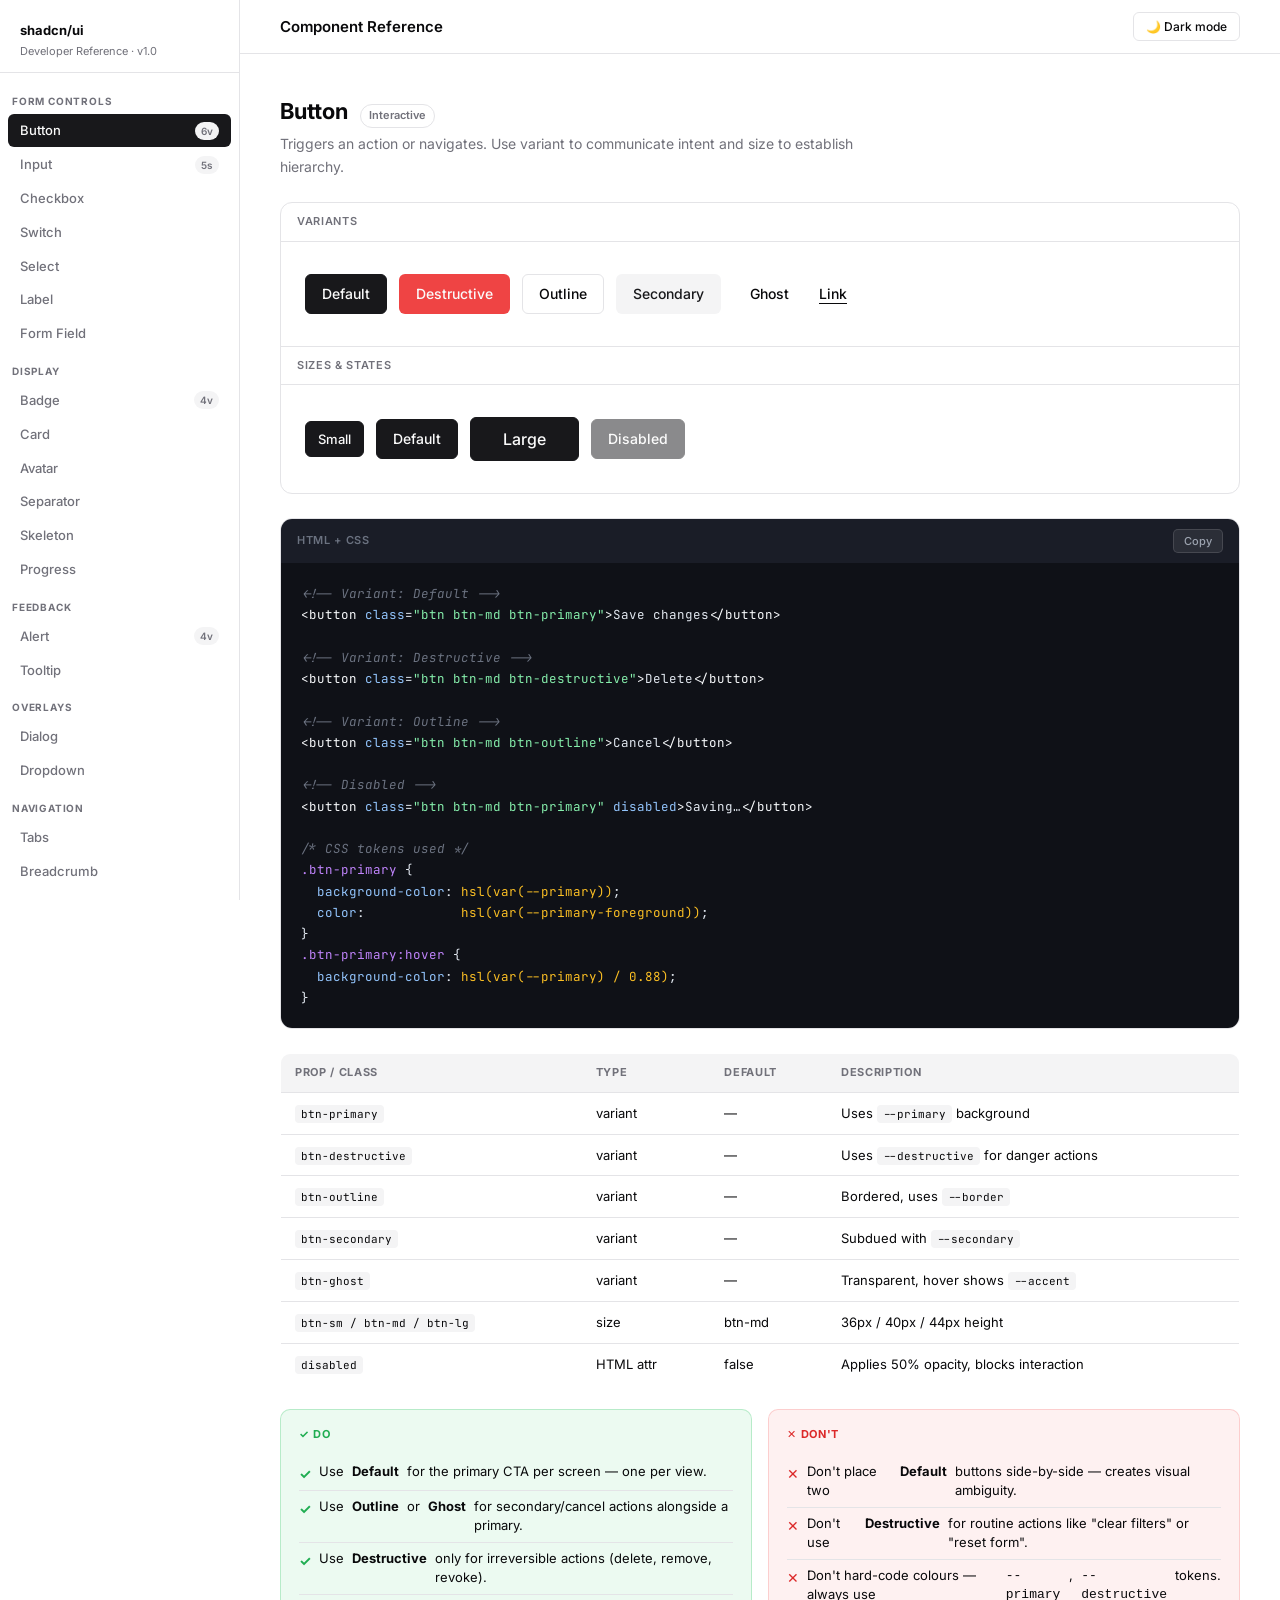
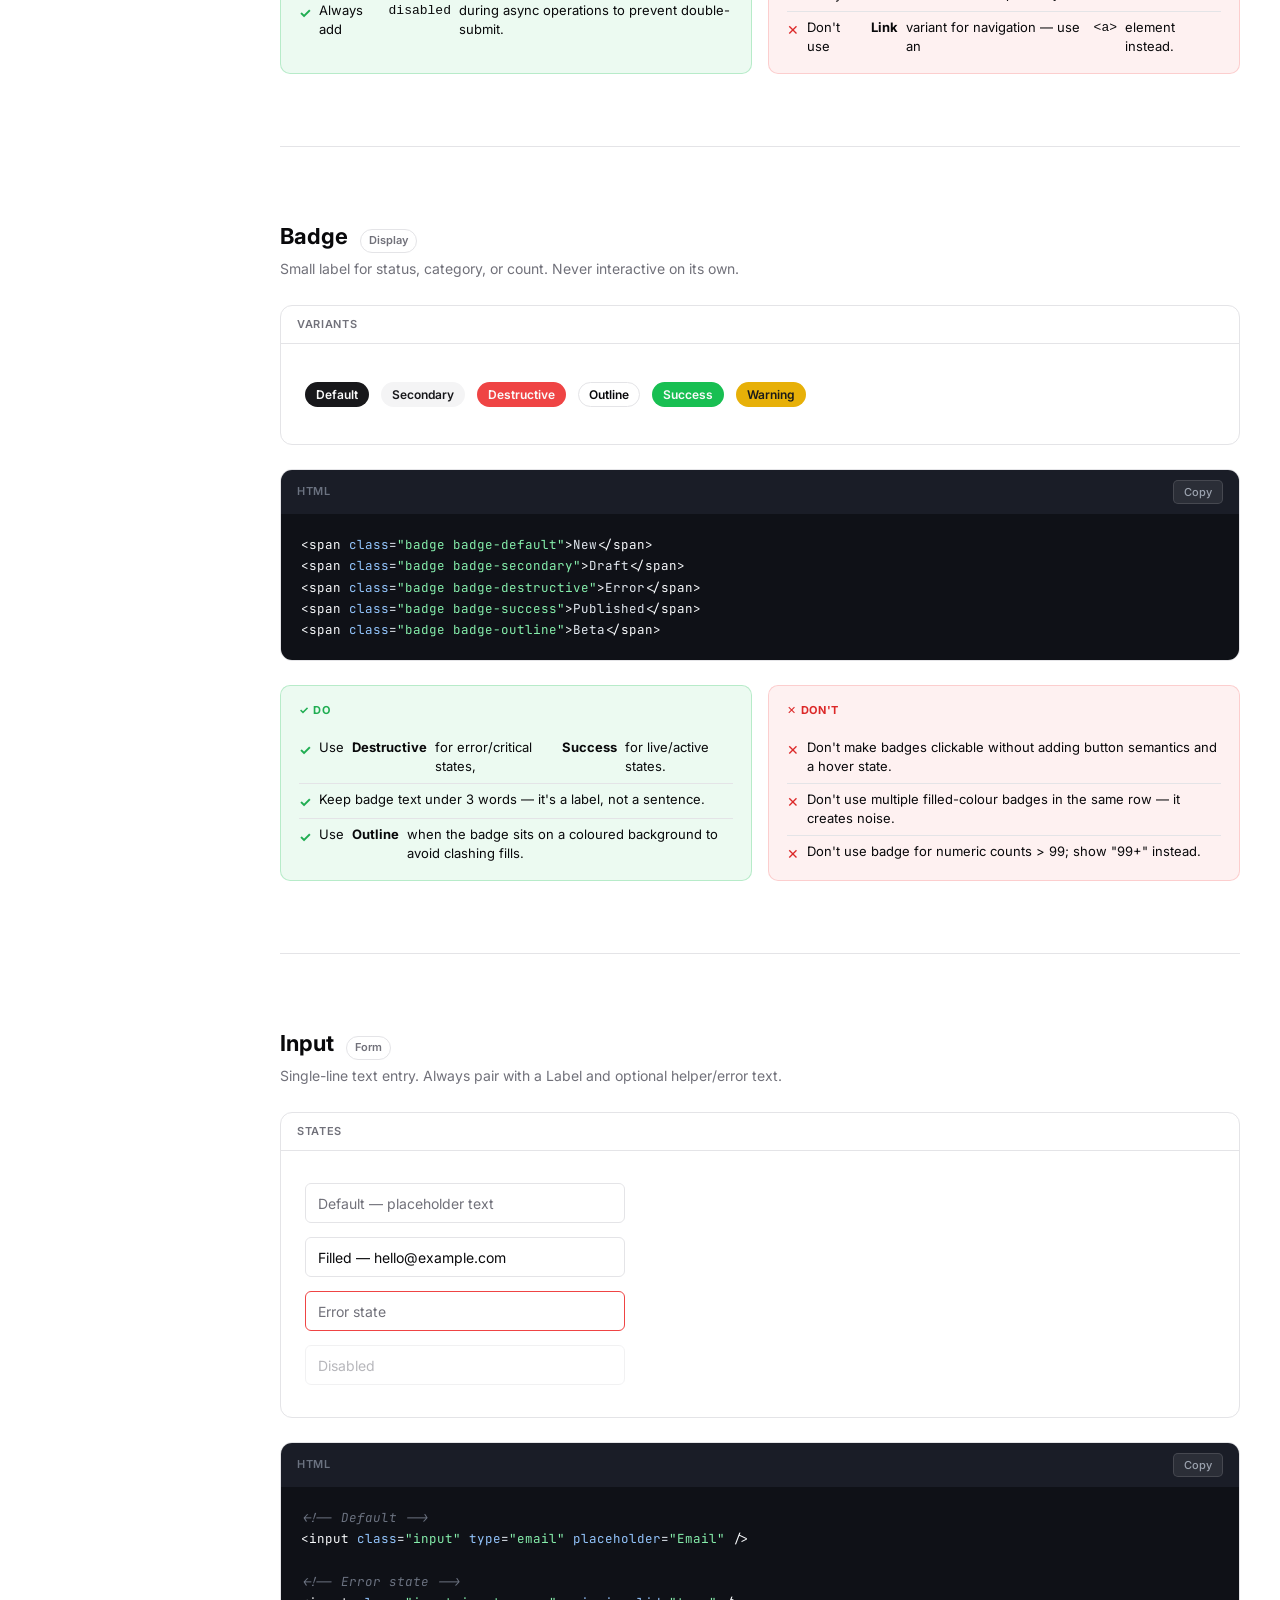
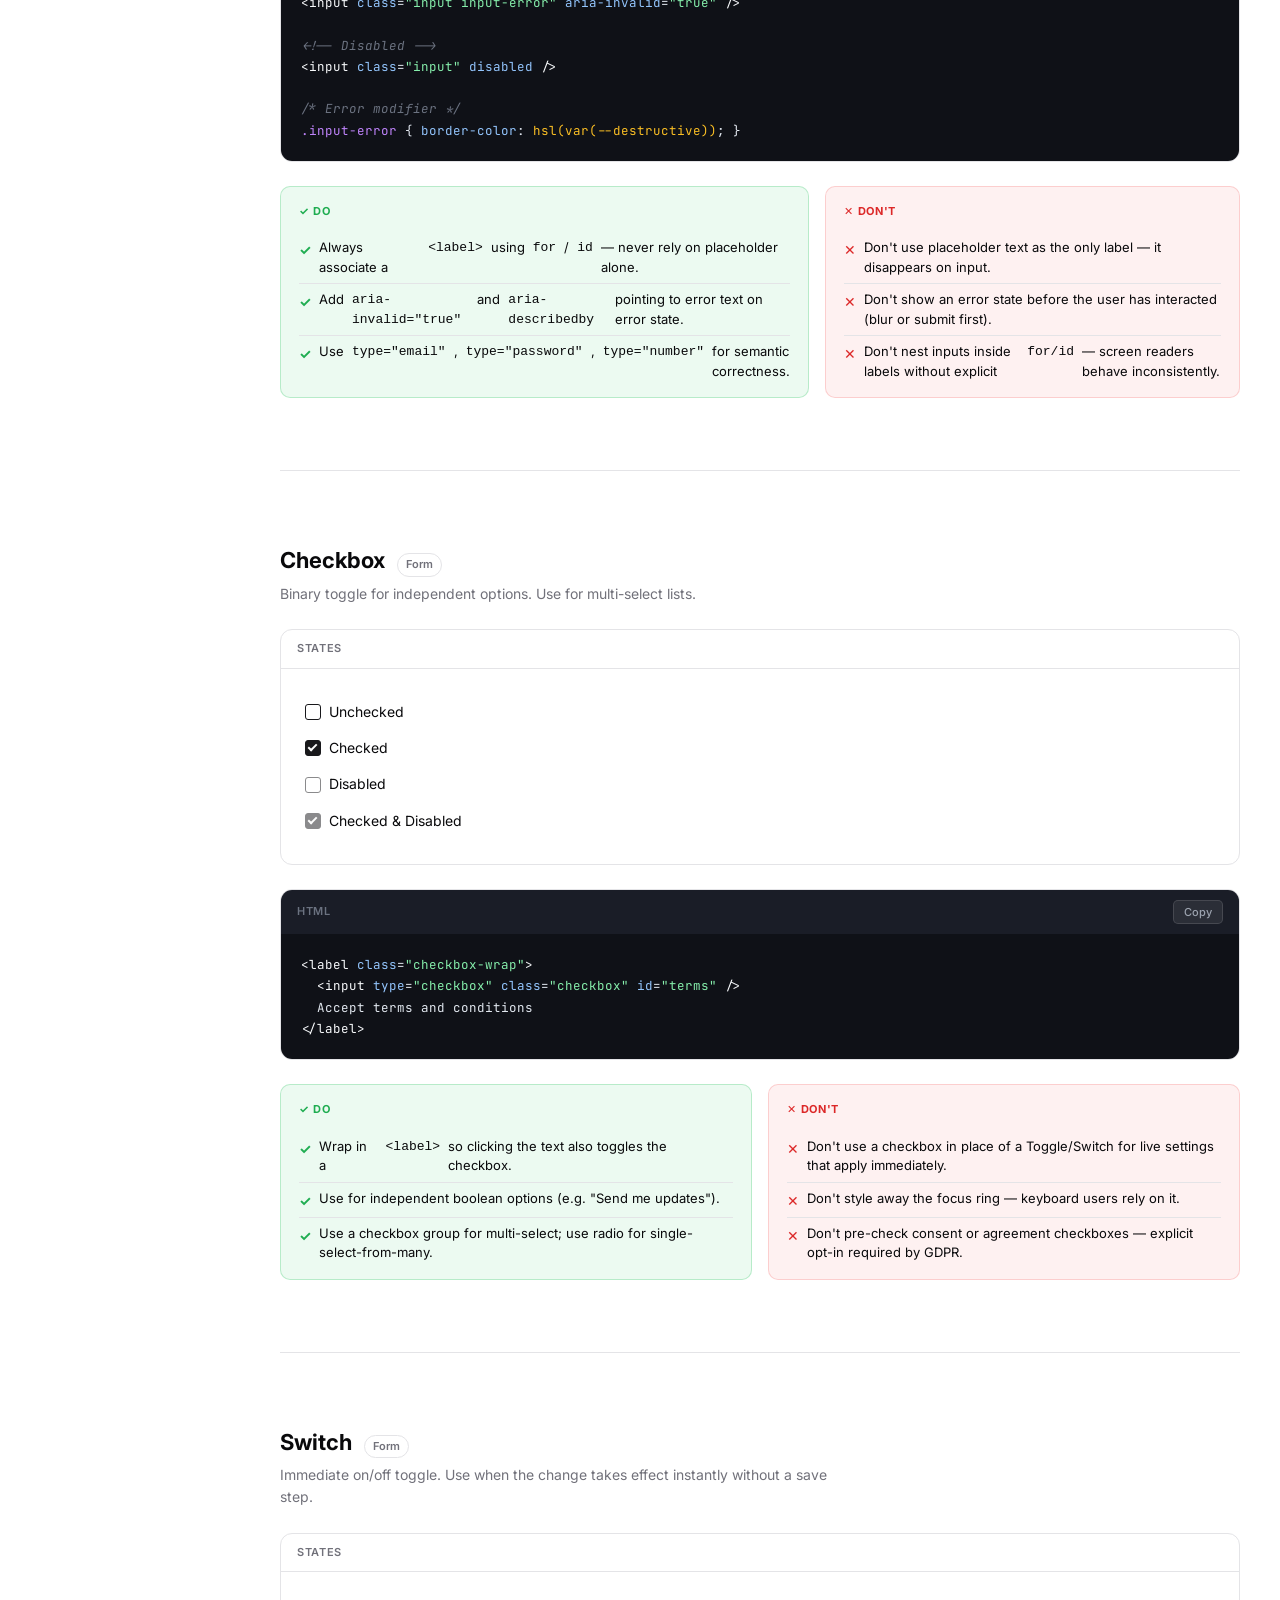
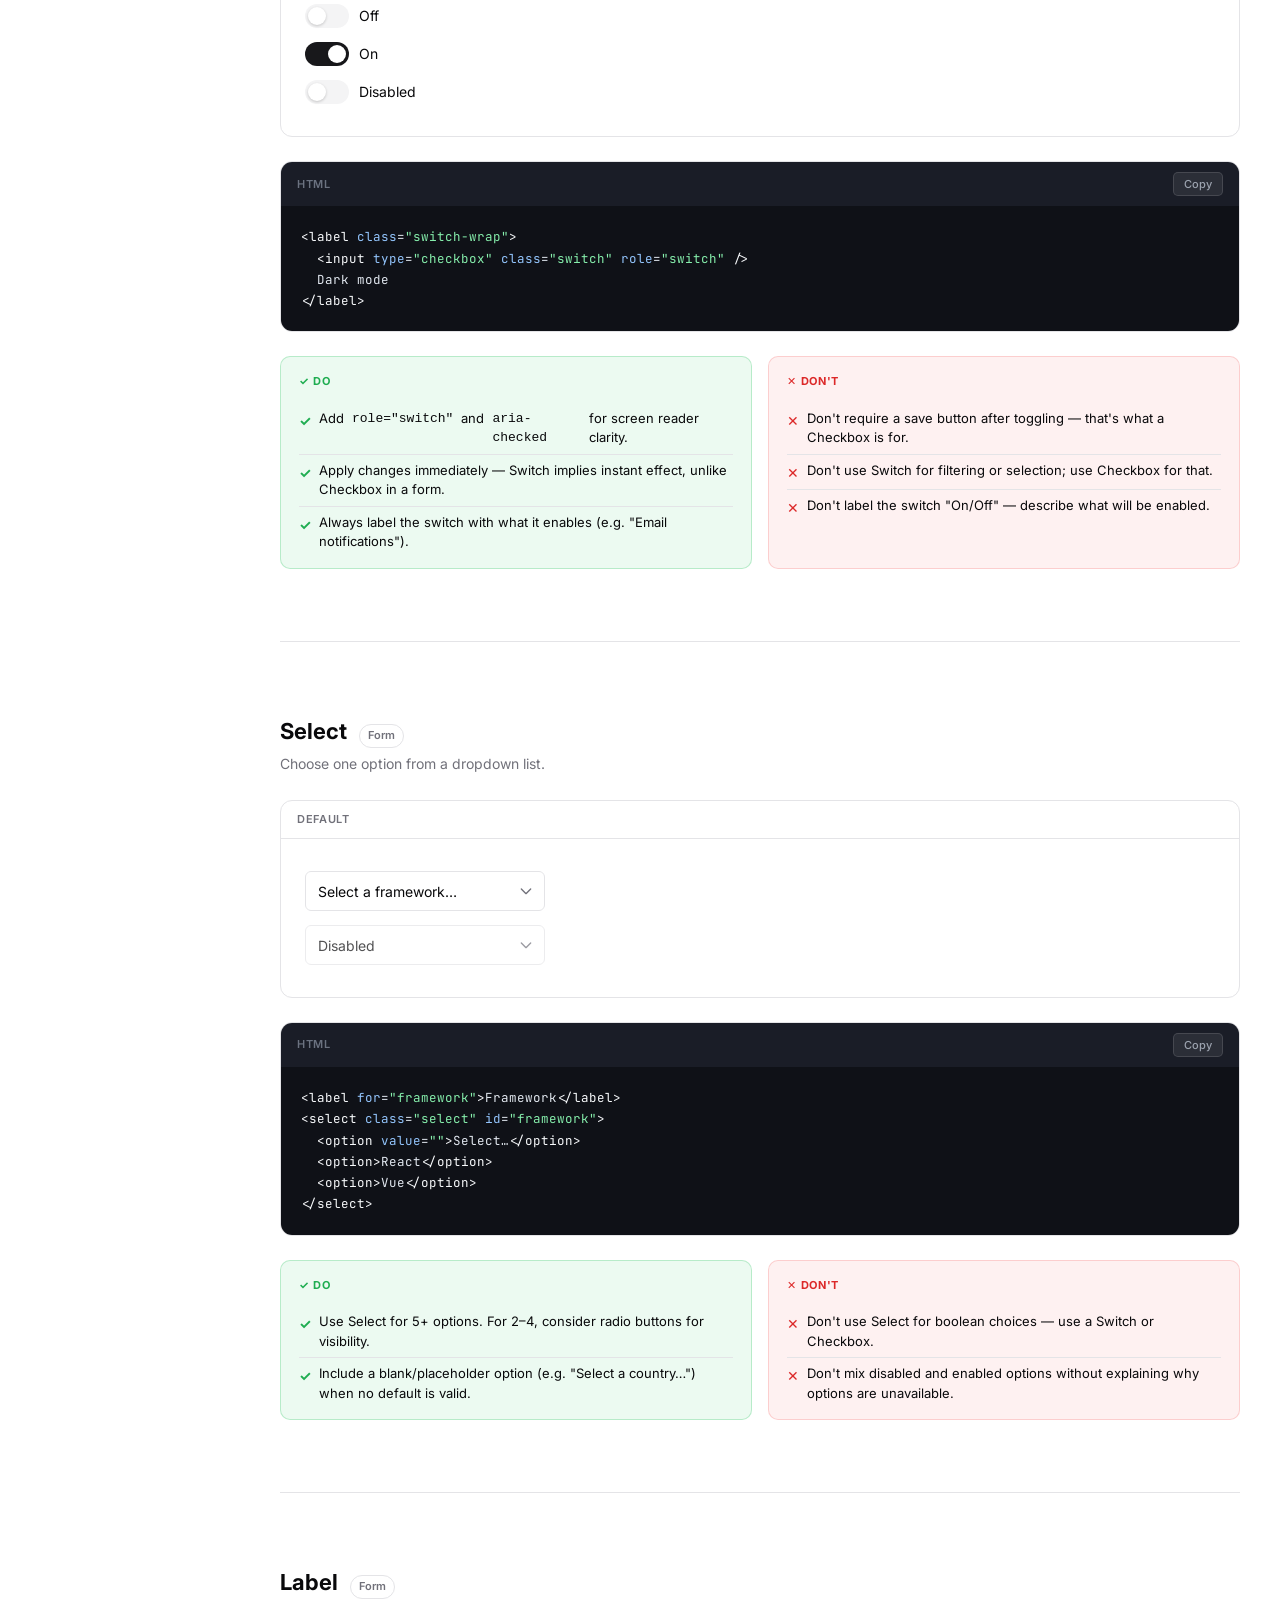
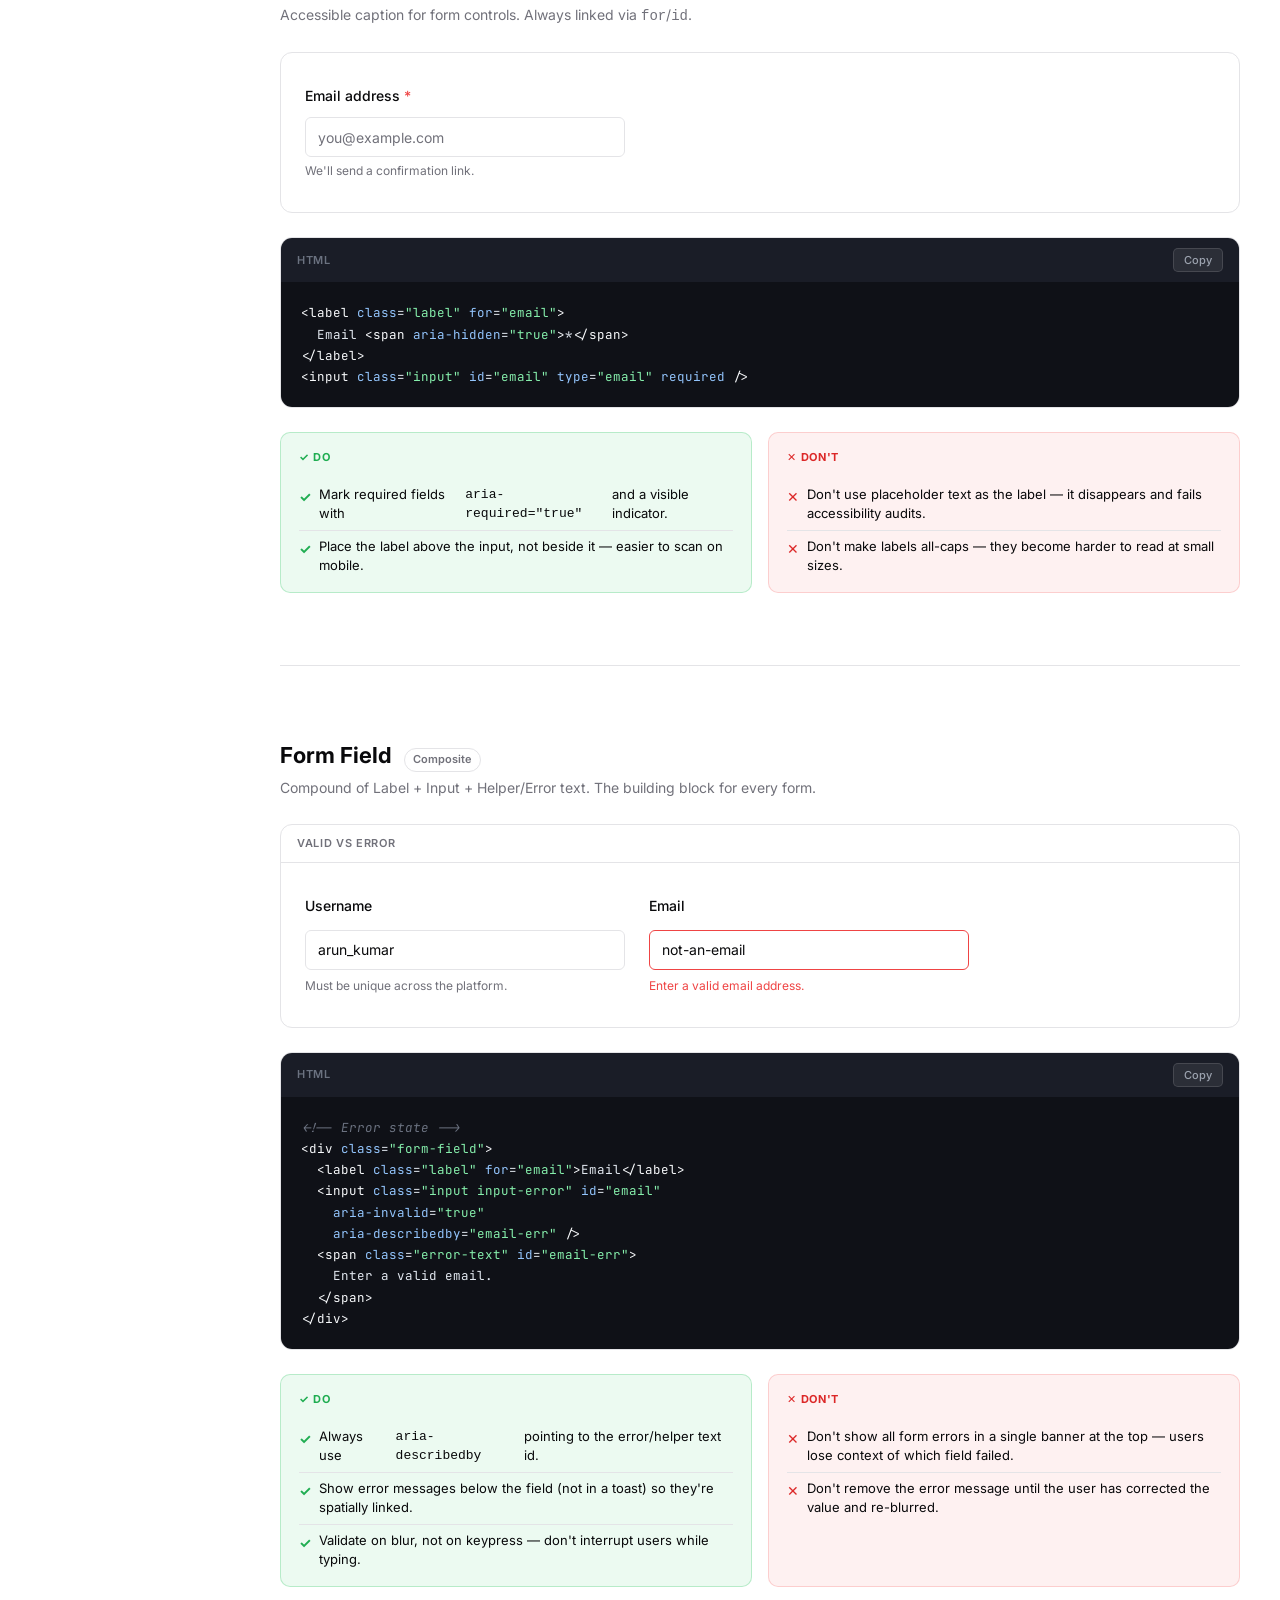
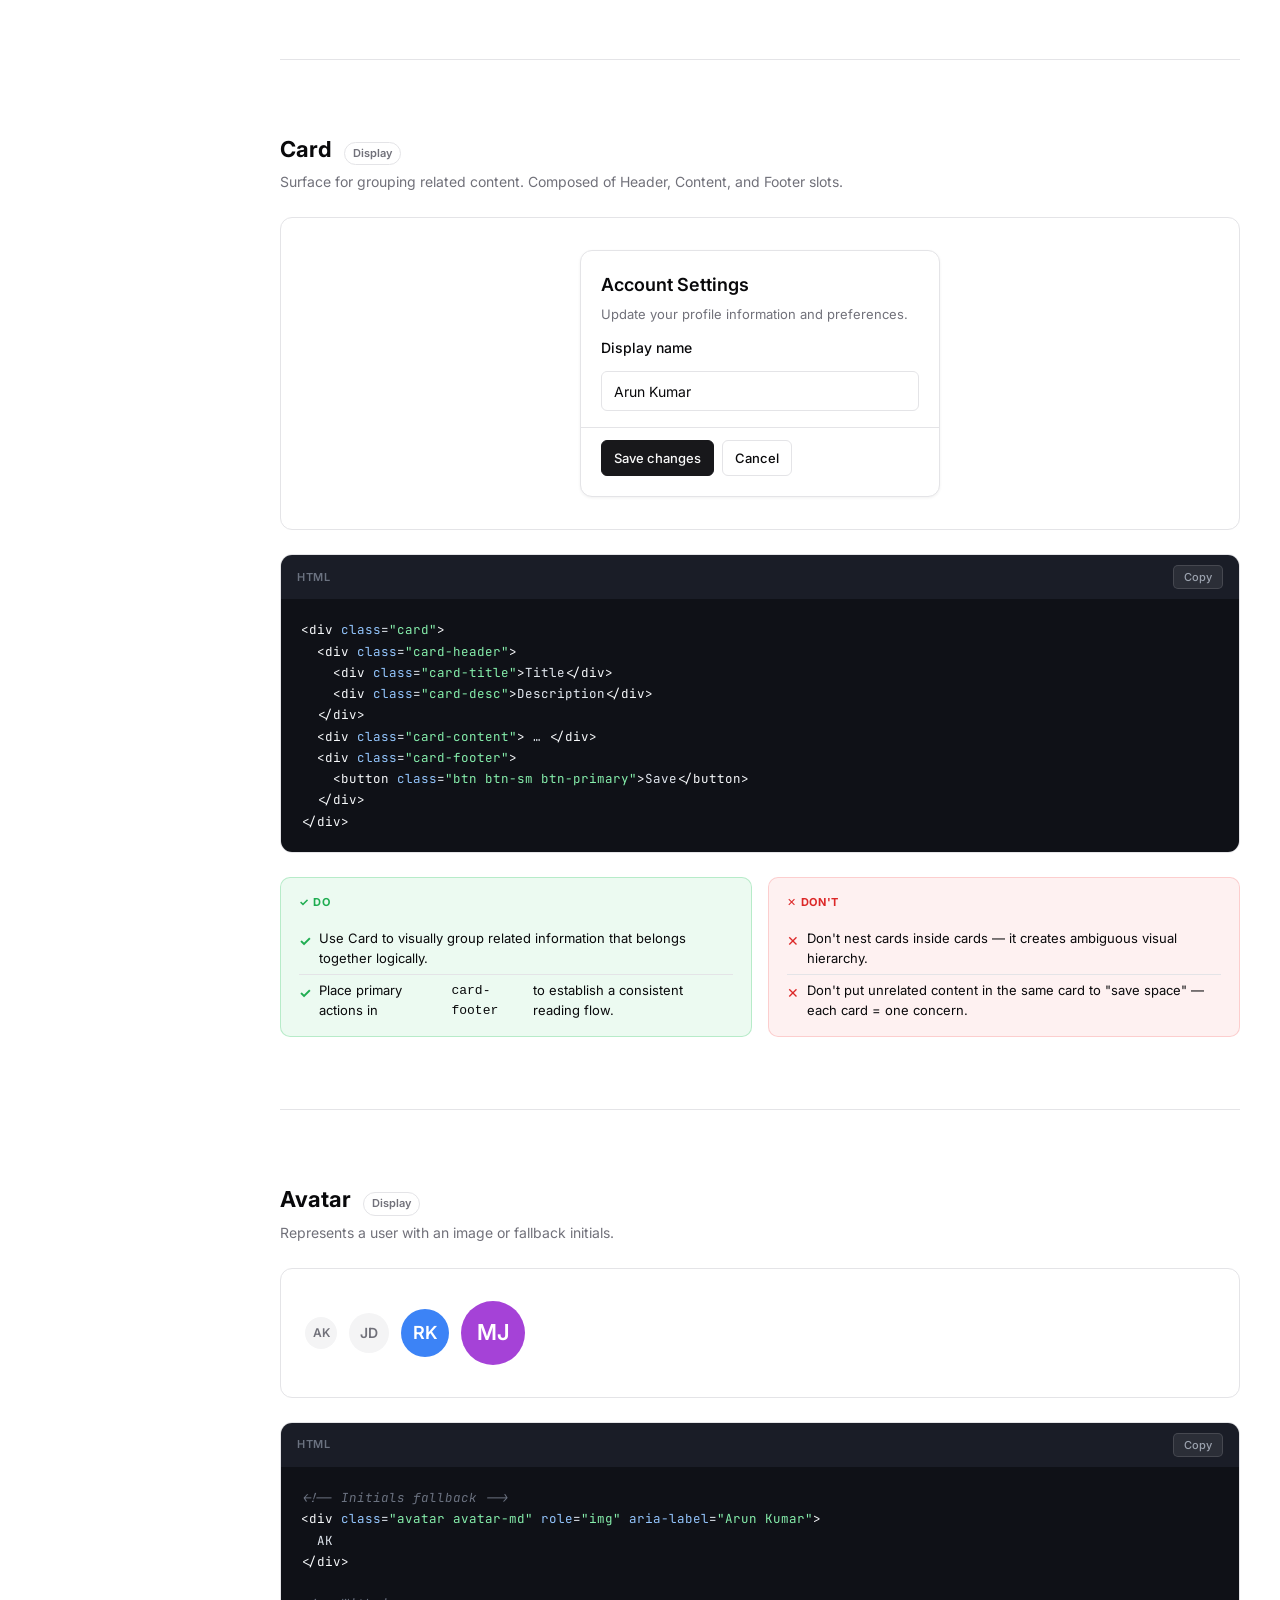
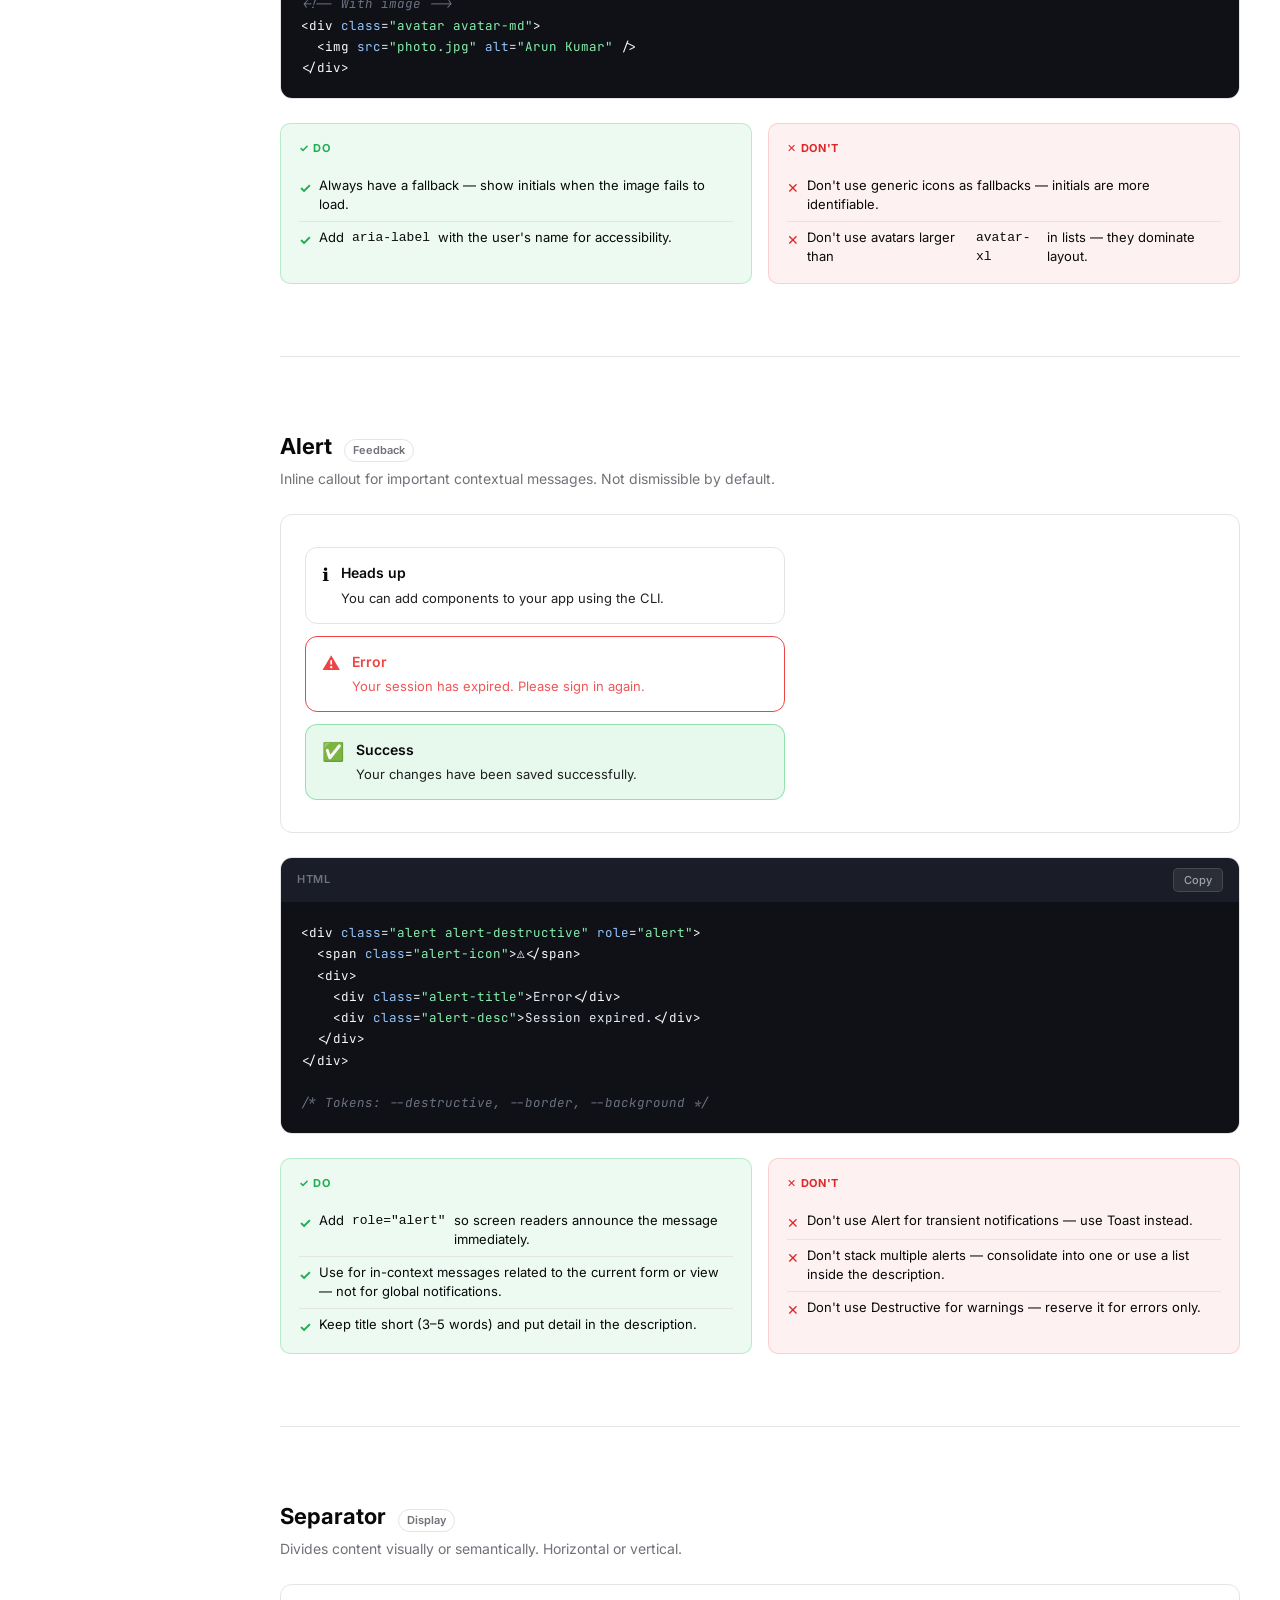
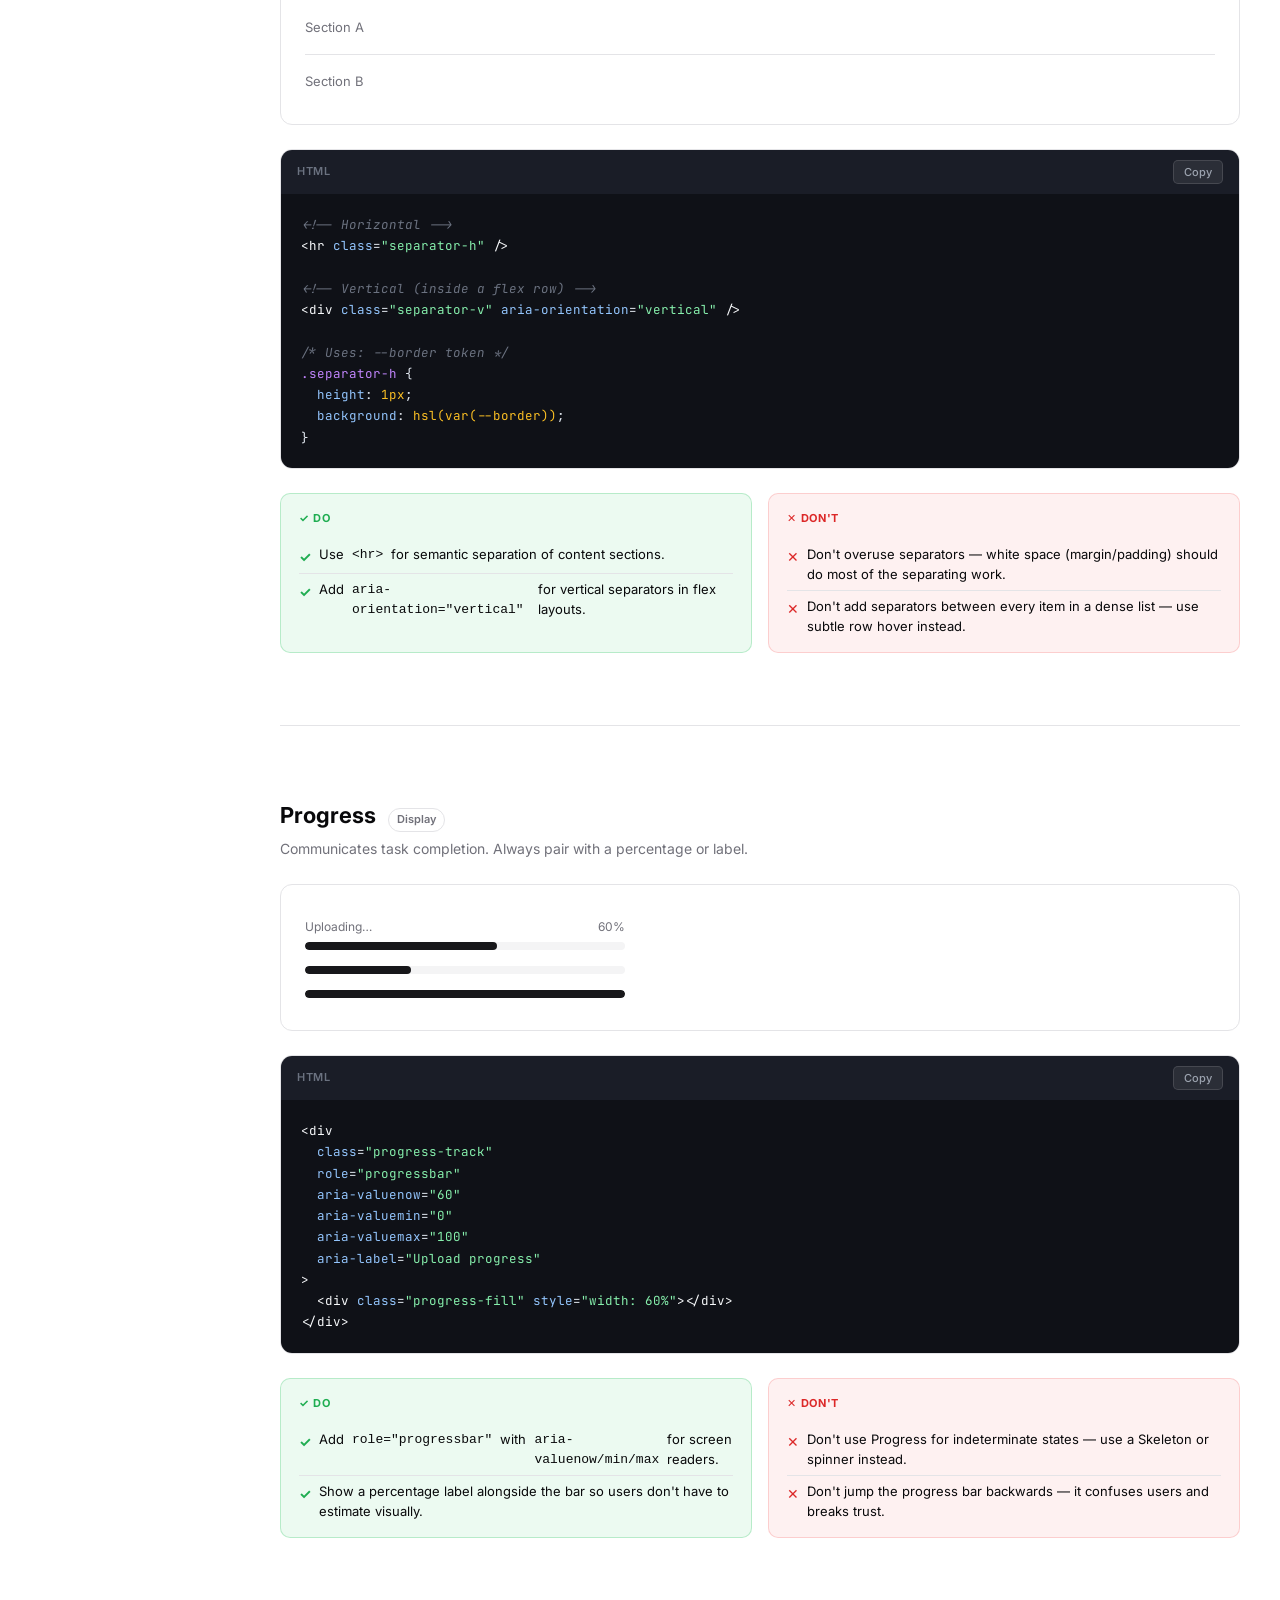
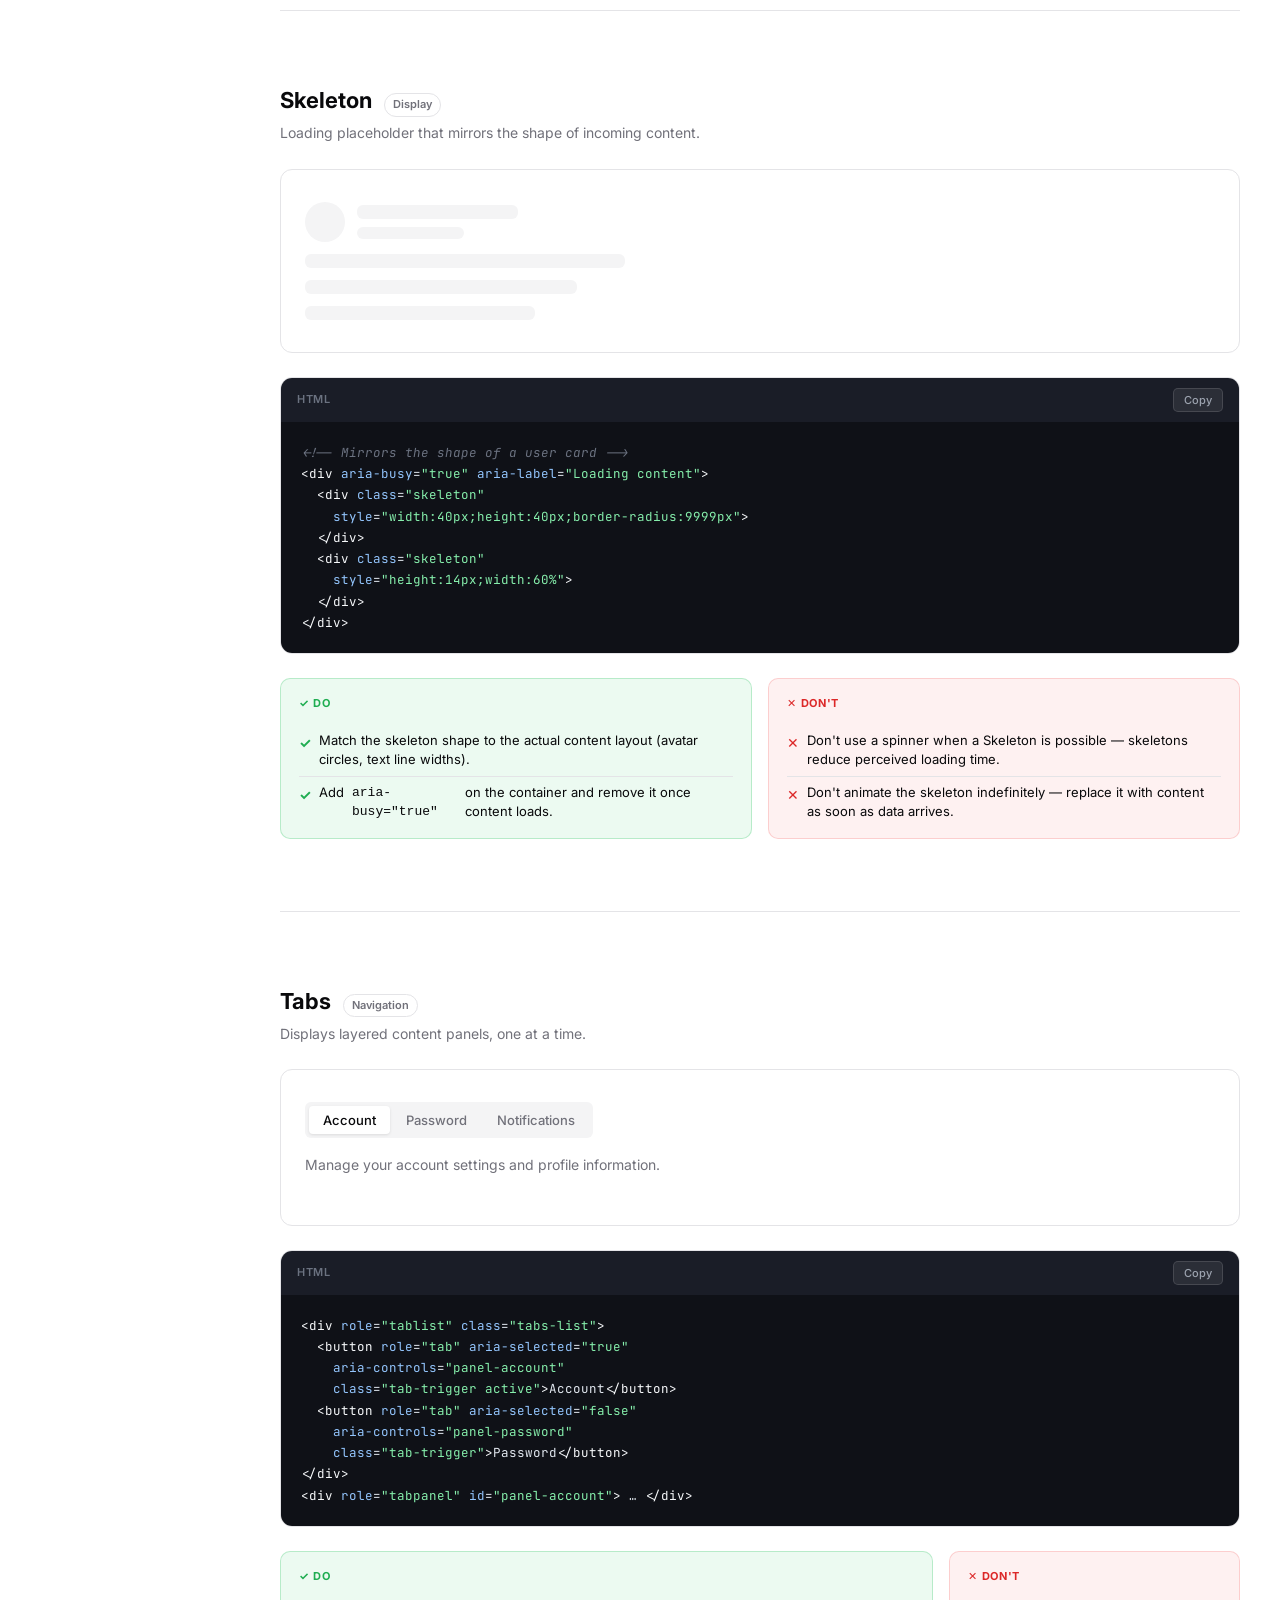
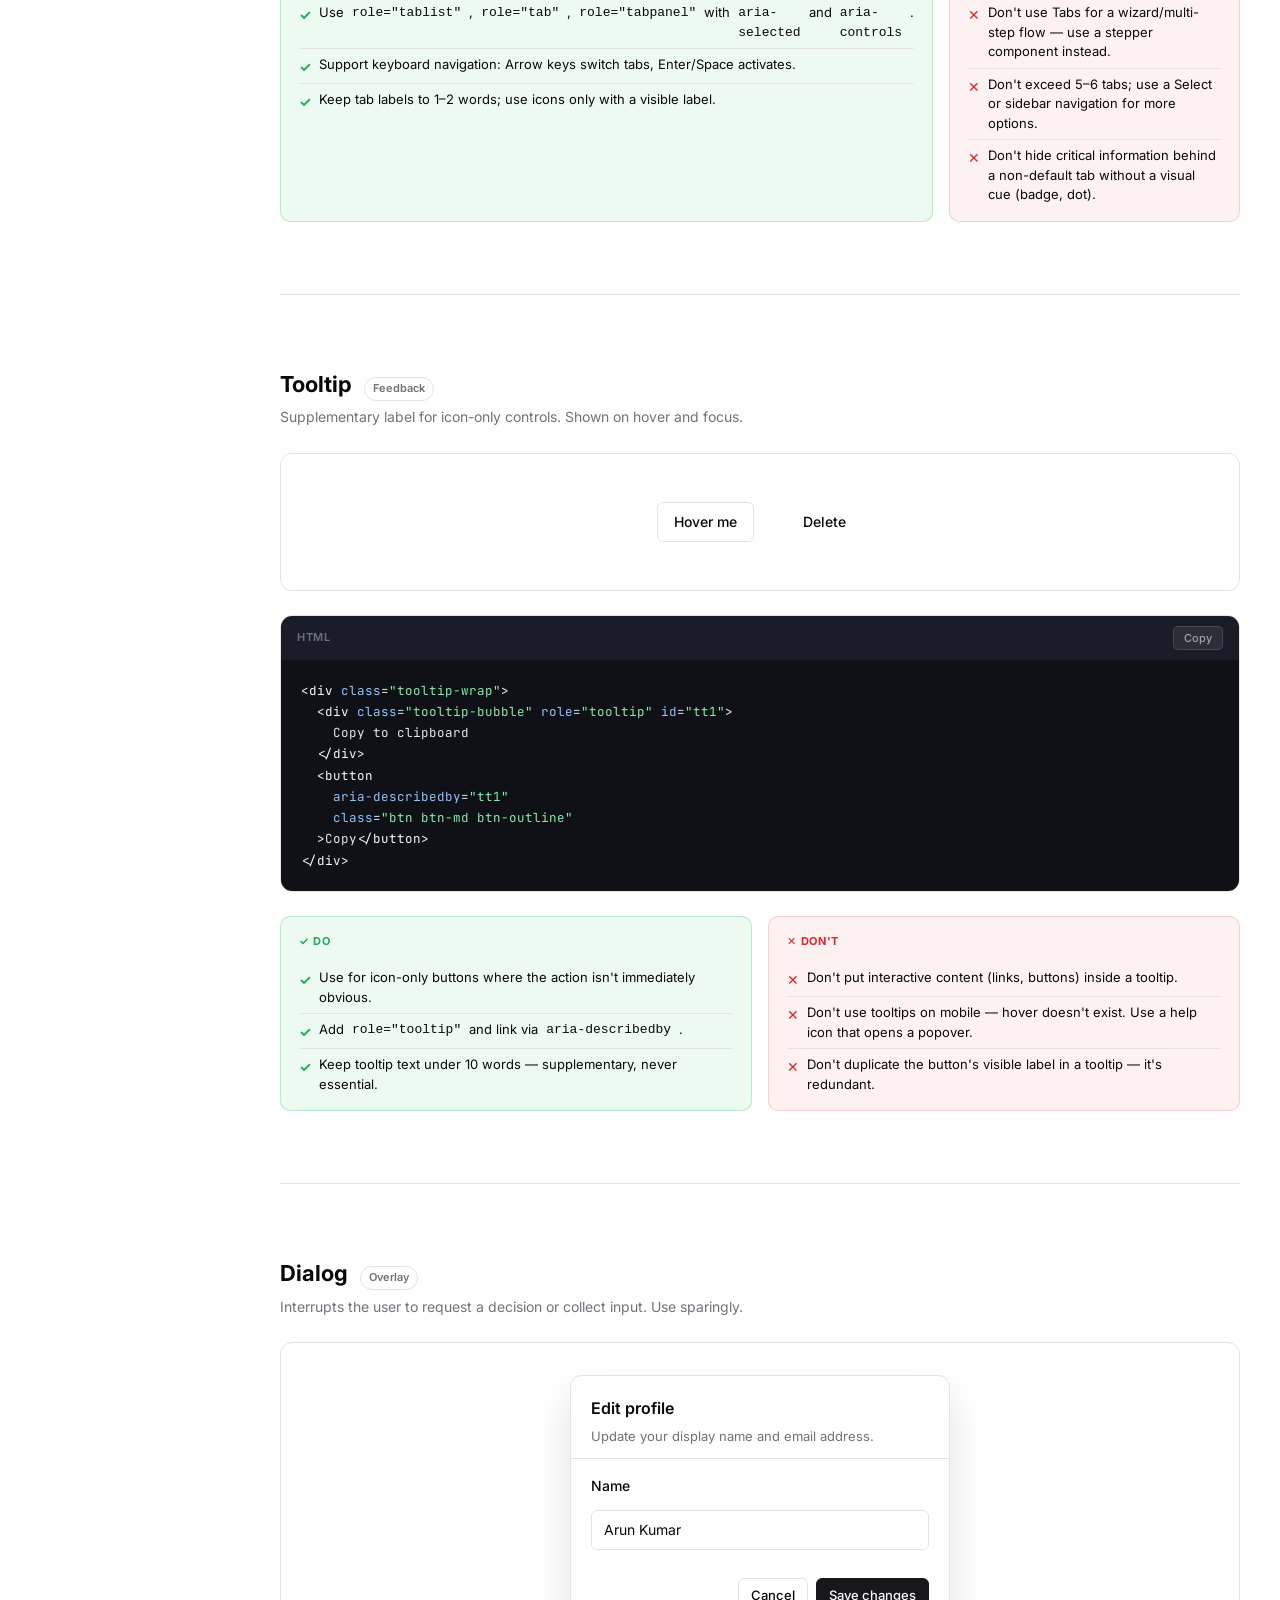
<file: Design System/developer-reference.html>
<!DOCTYPE html>
<html lang="en">
<head>
<meta charset="UTF-8"/>
<meta name="viewport" content="width=device-width,initial-scale=1.0"/>
<title>shadcn/ui — Developer Reference</title>
<link href="https://fonts.googleapis.com/css2?family=Inter:wght@400;500;600;700&family=JetBrains+Mono:wght@400;500&display=swap" rel="stylesheet"/>
<style>
/* ═══════════════════════════════════════════════════
   DESIGN TOKENS
═══════════════════════════════════════════════════ */
:root {
  --background:0 0% 100%;--foreground:240 10% 3.9%;
  --card:0 0% 100%;--card-foreground:240 10% 3.9%;
  --popover:0 0% 100%;--popover-foreground:240 10% 3.9%;
  --primary:240 5.9% 10%;--primary-foreground:0 0% 98%;
  --secondary:240 4.8% 95.9%;--secondary-foreground:240 5.9% 10%;
  --muted:240 4.8% 95.9%;--muted-foreground:240 3.8% 46.1%;
  --accent:240 4.8% 95.9%;--accent-foreground:240 5.9% 10%;
  --destructive:0 84.2% 60.2%;--destructive-foreground:0 0% 98%;
  --success:141 78% 42%;--success-foreground:0 0% 98%;
  --warning:45 93% 47%;--warning-foreground:0 0% 10%;
  --border:240 5.9% 90%;--input:240 5.9% 90%;--ring:240 5.9% 10%;
  --radius:0.375rem;
  --sidebar-w:240px;
  --code-bg:#0f1117;
}
.dark {
  --background:240 10% 3.9%;--foreground:0 0% 98%;
  --card:240 10% 3.9%;--card-foreground:0 0% 98%;
  --popover:240 10% 3.9%;--popover-foreground:0 0% 98%;
  --primary:0 0% 98%;--primary-foreground:240 5.9% 10%;
  --secondary:240 3.7% 15.9%;--secondary-foreground:0 0% 98%;
  --muted:240 3.7% 15.9%;--muted-foreground:240 5% 64.9%;
  --accent:240 3.7% 15.9%;--accent-foreground:0 0% 98%;
  --destructive:0 62.8% 30.6%;--destructive-foreground:0 0% 98%;
  --border:240 3.7% 15.9%;--input:240 3.7% 15.9%;--ring:240 4.9% 83.9%;
  --code-bg:#0a0a0f;
}

/* ═══════════════════════════════════════════════════
   RESET & BASE
═══════════════════════════════════════════════════ */
*,*::before,*::after{box-sizing:border-box;margin:0;padding:0}
html{scroll-behavior:smooth}
body{
  font-family:'Inter',ui-sans-serif,system-ui,sans-serif;
  background:hsl(var(--background));
  color:hsl(var(--foreground));
  display:flex; min-height:100vh;
  transition:background 200ms,color 200ms;
  font-size:14px; line-height:1.6;
}

/* ═══════════════════════════════════════════════════
   SIDEBAR
═══════════════════════════════════════════════════ */
.sidebar{
  position:fixed; top:0; left:0;
  width:var(--sidebar-w); height:100vh;
  background:hsl(var(--card));
  border-right:1px solid hsl(var(--border));
  display:flex; flex-direction:column;
  overflow-y:auto; z-index:100;
}
.sidebar-header{
  padding:20px 20px 12px;
  border-bottom:1px solid hsl(var(--border));
  position:sticky; top:0;
  background:hsl(var(--card));
  z-index:1;
}
.sidebar-logo{font-size:13px;font-weight:700;color:hsl(var(--foreground))}
.sidebar-sub{font-size:11px;color:hsl(var(--muted-foreground));margin-top:2px}
.sidebar-section{padding:12px 12px 4px;font-size:10px;font-weight:700;letter-spacing:.08em;text-transform:uppercase;color:hsl(var(--muted-foreground))}
.sidebar-link{
  display:flex;align-items:center;gap:8px;
  padding:6px 12px; border-radius:6px; margin:1px 8px;
  font-size:13px; font-weight:500;
  color:hsl(var(--muted-foreground));
  text-decoration:none; cursor:pointer;
  transition:background 120ms,color 120ms;
}
.sidebar-link:hover{background:hsl(var(--accent));color:hsl(var(--accent-foreground))}
.sidebar-link.active{background:hsl(var(--primary));color:hsl(var(--primary-foreground))}
.sidebar-link .badge-count{
  margin-left:auto; font-size:10px; font-weight:600;
  background:hsl(var(--muted)); color:hsl(var(--muted-foreground));
  padding:1px 6px; border-radius:9999px;
}

/* ═══════════════════════════════════════════════════
   MAIN CONTENT
═══════════════════════════════════════════════════ */
.main{
  margin-left:var(--sidebar-w);
  flex:1; padding:0;
  max-width:100%;
}
.topbar{
  position:sticky; top:0; z-index:50;
  background:hsl(var(--background) / 0.85);
  backdrop-filter:blur(8px);
  border-bottom:1px solid hsl(var(--border));
  padding:12px 40px;
  display:flex; align-items:center; justify-content:space-between;
}
.topbar-title{font-size:15px;font-weight:600}
.topbar-controls{display:flex;align-items:center;gap:12px}
.theme-btn{
  display:flex;align-items:center;gap:6px;
  padding:6px 12px; border-radius:6px;
  border:1px solid hsl(var(--border));
  background:transparent; cursor:pointer;
  font-family:inherit; font-size:12px; font-weight:500;
  color:hsl(var(--foreground));
  transition:background 150ms;
}
.theme-btn:hover{background:hsl(var(--accent))}

.content{padding:40px;}

/* ═══════════════════════════════════════════════════
   COMPONENT SECTION
═══════════════════════════════════════════════════ */
.comp-section{
  margin-bottom:72px;
  scroll-margin-top:64px;
}
.comp-header{
  display:flex; align-items:baseline; gap:12px;
  margin-bottom:4px;
}
.comp-title{font-size:22px;font-weight:700}
.comp-tag{
  font-size:11px; font-weight:600; padding:2px 8px;
  border-radius:9999px; border:1px solid hsl(var(--border));
  color:hsl(var(--muted-foreground));
}
.comp-desc{font-size:14px;color:hsl(var(--muted-foreground));margin-bottom:24px;max-width:580px}

.comp-body{
  display:grid; gap:24px;
}

/* Preview pane */
.preview-pane{
  background:hsl(var(--card));
  border:1px solid hsl(var(--border));
  border-radius:12px; overflow:hidden;
}
.preview-label{
  padding:10px 16px;
  border-bottom:1px solid hsl(var(--border));
  font-size:11px; font-weight:600; letter-spacing:.06em;
  text-transform:uppercase; color:hsl(var(--muted-foreground));
  display:flex; align-items:center; justify-content:space-between;
}
.preview-inner{
  padding:32px 24px;
  display:flex; flex-wrap:wrap; align-items:center; gap:12px;
  min-height:100px;
}
.preview-inner.preview-col{flex-direction:column;align-items:flex-start}
.preview-inner.preview-center{justify-content:center}

/* Code pane */
.code-pane{
  border-radius:12px; overflow:hidden;
  border:1px solid hsl(var(--border));
}
.code-header{
  background:#1a1d27;
  padding:10px 16px;
  display:flex;align-items:center;justify-content:space-between;
}
.code-lang{font-size:11px;font-weight:600;color:#6b7280;letter-spacing:.06em;text-transform:uppercase}
.copy-btn{
  font-size:11px;font-weight:500;
  padding:4px 10px;border-radius:5px;
  background:rgba(255,255,255,0.08);color:#9ca3af;
  border:1px solid rgba(255,255,255,0.12);
  cursor:pointer;font-family:inherit;
  transition:background 150ms,color 150ms;
}
.copy-btn:hover{background:rgba(255,255,255,0.15);color:#fff}
.copy-btn.copied{color:#4ade80}
pre{
  background:var(--code-bg);
  padding:20px;overflow-x:auto;
  font-family:'JetBrains Mono',ui-monospace,monospace;
  font-size:12.5px;line-height:1.7;
  color:#e2e8f0; margin:0;
}
.tk  {color:#f8fafc}  /* token/tag */
.ky  {color:#93c5fd}  /* keyword/property */
.st  {color:#86efac}  /* string */
.cm  {color:#6b7280;font-style:italic} /* comment */
.vl  {color:#fbbf24}  /* value */
.cl  {color:#c084fc}  /* class */

/* Dos & Donts */
.dd-grid{display:grid;grid-template-columns:1fr 1fr;gap:16px}
.dd-card{
  border-radius:10px;padding:16px 18px;
}
.dd-do{background:hsl(141 78% 42% / 0.08);border:1px solid hsl(141 78% 42% / 0.25)}
.dd-dont{background:hsl(0 84% 60% / 0.07);border:1px solid hsl(0 84% 60% / 0.2)}
.dd-head{
  font-size:11px;font-weight:700;letter-spacing:.06em;text-transform:uppercase;
  margin-bottom:12px;display:flex;align-items:center;gap:6px;
}
.dd-do   .dd-head{color:hsl(141 70% 40%)}
.dd-dont .dd-head{color:hsl(0 72% 51%)}
.dark .dd-do   .dd-head{color:hsl(141 60% 55%)}
.dark .dd-dont .dd-head{color:hsl(0 84% 60%)}
.dd-item{
  font-size:13px;color:hsl(var(--foreground));
  padding:6px 0; border-bottom:1px solid hsl(var(--border));
  display:flex;gap:8px;align-items:flex-start;line-height:1.5;
}
.dd-item:last-child{border-bottom:none;padding-bottom:0}
.dd-item::before{font-size:14px;flex-shrink:0;margin-top:1px}
.dd-do   .dd-item::before{content:"✓";color:hsl(141 70% 40%);font-weight:700}
.dark .dd-do .dd-item::before{color:hsl(141 60% 55%)}
.dd-dont .dd-item::before{content:"✕";color:hsl(0 72% 51%);font-weight:700}
.dark .dd-dont .dd-item::before{color:hsl(0 84% 60%)}

.section-divider{
  height:1px;background:hsl(var(--border));
  margin:72px 0;
}

/* ═══════════════════════════════════════════════════
   COMPONENT STYLES (live previews)
═══════════════════════════════════════════════════ */

/* Button */
.btn{
  display:inline-flex;align-items:center;justify-content:center;gap:8px;
  border:1px solid transparent;border-radius:var(--radius);
  font-family:inherit;font-size:14px;font-weight:500;line-height:1;
  white-space:nowrap;cursor:pointer;user-select:none;text-decoration:none;outline:none;
  transition:background 150ms,color 150ms,border-color 150ms,opacity 150ms,box-shadow 150ms;
}
.btn:focus-visible{box-shadow:0 0 0 2px hsl(var(--background)),0 0 0 4px hsl(var(--ring))}
.btn:disabled{pointer-events:none;opacity:.5}
.btn-sm{height:36px;padding:0 12px;font-size:13px}
.btn-md{height:40px;padding:0 16px}
.btn-lg{height:44px;padding:0 32px;font-size:16px}
.btn-icon{height:40px;width:40px;padding:0}
.btn-primary{background:hsl(var(--primary));color:hsl(var(--primary-foreground));border-color:hsl(var(--primary))}
.btn-primary:hover:not(:disabled){background:hsl(var(--primary)/.88);border-color:hsl(var(--primary)/.88)}
.btn-destructive{background:hsl(var(--destructive));color:hsl(var(--destructive-foreground))}
.btn-destructive:hover:not(:disabled){background:hsl(var(--destructive)/.88)}
.btn-outline{background:hsl(var(--background));color:hsl(var(--foreground));border-color:hsl(var(--border))}
.btn-outline:hover:not(:disabled){background:hsl(var(--accent));color:hsl(var(--accent-foreground))}
.btn-secondary{background:hsl(var(--secondary));color:hsl(var(--secondary-foreground));border-color:transparent}
.btn-secondary:hover:not(:disabled){background:hsl(var(--secondary)/.75)}
.btn-ghost{background:transparent;color:hsl(var(--foreground));border-color:transparent}
.btn-ghost:hover:not(:disabled){background:hsl(var(--accent));color:hsl(var(--accent-foreground))}
.btn-link{background:transparent;color:hsl(var(--foreground));border-color:transparent;text-decoration:underline;text-underline-offset:4px;height:auto;padding:0}
.btn-link:hover:not(:disabled){opacity:.8}
.btn svg{width:16px;height:16px;flex-shrink:0}

/* Badge */
.badge{
  display:inline-flex;align-items:center;
  border-radius:9999px;padding:2px 10px;
  font-size:12px;font-weight:600;border:1px solid transparent;
  white-space:nowrap;
}
.badge-default{background:hsl(var(--primary));color:hsl(var(--primary-foreground))}
.badge-secondary{background:hsl(var(--secondary));color:hsl(var(--secondary-foreground))}
.badge-destructive{background:hsl(var(--destructive));color:hsl(var(--destructive-foreground))}
.badge-outline{background:transparent;color:hsl(var(--foreground));border-color:hsl(var(--border))}
.badge-success{background:hsl(var(--success));color:hsl(var(--success-foreground))}
.badge-warning{background:hsl(var(--warning));color:hsl(var(--warning-foreground))}

/* Input */
.input{
  display:flex;height:40px;width:100%;max-width:320px;
  border-radius:var(--radius);border:1px solid hsl(var(--input));
  background:hsl(var(--background));color:hsl(var(--foreground));
  padding:0 12px;font-family:inherit;font-size:14px;outline:none;
  transition:border-color 150ms,box-shadow 150ms;
}
.input::placeholder{color:hsl(var(--muted-foreground))}
.input:focus{border-color:hsl(var(--ring));box-shadow:0 0 0 2px hsl(var(--background)),0 0 0 4px hsl(var(--ring)/.35)}
.input:disabled{opacity:.5;cursor:not-allowed}
.input.input-error{border-color:hsl(var(--destructive))}

/* Label */
.label{font-size:14px;font-weight:500;color:hsl(var(--foreground));display:block;margin-bottom:6px}

/* Textarea */
.textarea{
  width:100%;max-width:320px;min-height:80px;
  border-radius:var(--radius);border:1px solid hsl(var(--input));
  background:hsl(var(--background));color:hsl(var(--foreground));
  padding:8px 12px;font-family:inherit;font-size:14px;outline:none;resize:vertical;
  transition:border-color 150ms,box-shadow 150ms;
}
.textarea:focus{border-color:hsl(var(--ring));box-shadow:0 0 0 2px hsl(var(--background)),0 0 0 4px hsl(var(--ring)/.35)}

/* Checkbox */
.checkbox-wrap{display:flex;align-items:center;gap:8px;cursor:pointer;user-select:none}
.checkbox{
  width:16px;height:16px;border-radius:3px;flex-shrink:0;cursor:pointer;
  border:1.5px solid hsl(var(--primary));background:hsl(var(--background));
  appearance:none;-webkit-appearance:none;
  transition:background 150ms,border-color 150ms;position:relative;
}
.checkbox:checked{background:hsl(var(--primary));border-color:hsl(var(--primary))}
.checkbox:checked::after{
  content:'';position:absolute;left:4px;top:1px;
  width:5px;height:9px;border:2px solid hsl(var(--primary-foreground));
  border-left:none;border-top:none;transform:rotate(45deg);
}
.checkbox:focus-visible{outline:2px solid hsl(var(--ring));outline-offset:2px}
.checkbox:disabled{opacity:.5;cursor:not-allowed}

/* Switch */
.switch-wrap{display:flex;align-items:center;gap:10px;cursor:pointer;user-select:none}
.switch{
  position:relative;width:44px;height:24px;flex-shrink:0;
  appearance:none;-webkit-appearance:none;cursor:pointer;
  border-radius:9999px;background:hsl(var(--muted));
  border:none;transition:background 200ms;outline:none;
}
.switch:checked{background:hsl(var(--primary))}
.switch::after{
  content:'';position:absolute;top:3px;left:3px;
  width:18px;height:18px;border-radius:9999px;
  background:hsl(var(--background));
  box-shadow:0 1px 3px rgba(0,0,0,.2);
  transition:transform 200ms;
}
.switch:checked::after{transform:translateX(20px)}
.switch:focus-visible{outline:2px solid hsl(var(--ring));outline-offset:2px}

/* Select */
.select{
  height:40px;padding:0 32px 0 12px;
  border-radius:var(--radius);border:1px solid hsl(var(--input));
  background:hsl(var(--background));color:hsl(var(--foreground));
  font-family:inherit;font-size:14px;outline:none;cursor:pointer;
  appearance:none;
  background-image:url("data:image/svg+xml,%3Csvg xmlns='http://www.w3.org/2000/svg' width='16' height='16' fill='none' viewBox='0 0 24 24' stroke='%2371717a' stroke-width='2'%3E%3Cpath stroke-linecap='round' stroke-linejoin='round' d='m19 9-7 7-7-7'/%3E%3C/svg%3E");
  background-repeat:no-repeat;background-position:right 10px center;
  transition:border-color 150ms,box-shadow 150ms;
}
.select:focus{border-color:hsl(var(--ring));box-shadow:0 0 0 2px hsl(var(--background)),0 0 0 4px hsl(var(--ring)/.35)}

/* Card */
.card{
  border-radius:calc(var(--radius)*2);border:1px solid hsl(var(--border));
  background:hsl(var(--card));color:hsl(var(--card-foreground));
  box-shadow:0 1px 3px rgba(0,0,0,.06);
}
.card-header{padding:20px 20px 12px}
.card-title{font-size:18px;font-weight:600;margin-bottom:4px}
.card-desc{font-size:13px;color:hsl(var(--muted-foreground))}
.card-content{padding:0 20px 16px}
.card-footer{padding:12px 20px 20px;border-top:1px solid hsl(var(--border));display:flex;gap:8px}

/* Avatar */
.avatar{
  border-radius:9999px;background:hsl(var(--muted));
  display:inline-flex;align-items:center;justify-content:center;
  font-weight:600;color:hsl(var(--muted-foreground));flex-shrink:0;overflow:hidden;
}
.avatar-sm{width:32px;height:32px;font-size:12px}
.avatar-md{width:40px;height:40px;font-size:14px}
.avatar-lg{width:48px;height:48px;font-size:18px}
.avatar-xl{width:64px;height:64px;font-size:22px}
.avatar img{width:100%;height:100%;object-fit:cover}

/* Separator */
.separator-h{height:1px;background:hsl(var(--border));width:100%}
.separator-v{width:1px;background:hsl(var(--border));height:40px;flex-shrink:0}

/* Alert */
.alert{
  border-radius:calc(var(--radius)*2);border:1px solid;
  padding:14px 16px;display:flex;gap:12px;
}
.alert-default{background:hsl(var(--background));border-color:hsl(var(--border));color:hsl(var(--foreground))}
.alert-destructive{background:hsl(var(--background));border-color:hsl(var(--destructive));color:hsl(var(--destructive))}
.alert-success{background:hsl(var(--success)/.1);border-color:hsl(var(--success)/.4);color:hsl(var(--foreground))}
.alert-warning{background:hsl(var(--warning)/.1);border-color:hsl(var(--warning)/.4);color:hsl(var(--foreground))}
.alert-icon{font-size:18px;flex-shrink:0;line-height:1.4}
.alert-body{}
.alert-title{font-weight:600;font-size:14px;margin-bottom:3px}
.alert-desc{font-size:13px;opacity:.9}
.alert-destructive .alert-title{color:hsl(var(--destructive))}

/* Progress */
.progress-wrap{width:100%;max-width:320px}
.progress-track{
  height:8px;width:100%;border-radius:9999px;
  background:hsl(var(--secondary));overflow:hidden;
}
.progress-fill{height:100%;border-radius:9999px;background:hsl(var(--primary));transition:width 400ms}

/* Skeleton */
.skeleton{
  border-radius:var(--radius);background:hsl(var(--muted));
  animation:pulse 1.5s ease-in-out infinite;
}
@keyframes pulse{0%,100%{opacity:1}50%{opacity:.4}}

/* Tabs */
.tabs-list{
  display:inline-flex;background:hsl(var(--muted));
  border-radius:var(--radius);padding:4px;gap:2px;
}
.tab-trigger{
  padding:6px 14px;border-radius:calc(var(--radius) - 2px);
  font-size:13px;font-weight:500;cursor:pointer;
  border:none;background:transparent;
  color:hsl(var(--muted-foreground));font-family:inherit;
  transition:background 150ms,color 150ms;
}
.tab-trigger.active{background:hsl(var(--background));color:hsl(var(--foreground));box-shadow:0 1px 3px rgba(0,0,0,.1)}
.tab-trigger:hover:not(.active){color:hsl(var(--foreground))}
.tab-content{padding:16px 0;font-size:14px;color:hsl(var(--muted-foreground))}

/* Tooltip */
.tooltip-wrap{position:relative;display:inline-flex}
.tooltip-trigger{display:inline-flex}
.tooltip-bubble{
  position:absolute;bottom:calc(100% + 8px);left:50%;transform:translateX(-50%);
  background:hsl(var(--foreground));color:hsl(var(--background));
  padding:5px 10px;border-radius:5px;font-size:12px;font-weight:500;
  white-space:nowrap;pointer-events:none;opacity:0;transition:opacity 150ms;
  box-shadow:0 4px 8px rgba(0,0,0,.12);
}
.tooltip-bubble::after{
  content:'';position:absolute;top:100%;left:50%;transform:translateX(-50%);
  border:5px solid transparent;border-top-color:hsl(var(--foreground));
}
.tooltip-wrap:hover .tooltip-bubble{opacity:1}

/* Breadcrumb */
.breadcrumb{display:flex;align-items:center;gap:6px;flex-wrap:wrap;font-size:14px}
.breadcrumb-item{color:hsl(var(--muted-foreground));text-decoration:none;transition:color 150ms}
.breadcrumb-item:hover{color:hsl(var(--foreground))}
.breadcrumb-item.current{color:hsl(var(--foreground));font-weight:500;pointer-events:none}
.breadcrumb-sep{color:hsl(var(--muted-foreground));user-select:none}

/* Pagination */
.pagination{display:flex;align-items:center;gap:4px}
.page-btn{
  width:36px;height:36px;border-radius:var(--radius);
  border:1px solid hsl(var(--border));background:hsl(var(--background));
  color:hsl(var(--foreground));cursor:pointer;font-family:inherit;font-size:13px;font-weight:500;
  display:inline-flex;align-items:center;justify-content:center;
  transition:background 150ms,color 150ms;
}
.page-btn:hover:not(.active):not(:disabled){background:hsl(var(--accent))}
.page-btn.active{background:hsl(var(--primary));color:hsl(var(--primary-foreground));border-color:hsl(var(--primary))}
.page-btn:disabled{opacity:.5;pointer-events:none}

/* Dialog (non-modal demo) */
.dialog-demo{
  border-radius:calc(var(--radius)*2);border:1px solid hsl(var(--border));
  background:hsl(var(--background));box-shadow:0 20px 40px rgba(0,0,0,.12);
  width:100%;max-width:380px;overflow:hidden;
}
.dialog-header{padding:20px 20px 12px;border-bottom:1px solid hsl(var(--border))}
.dialog-title{font-size:16px;font-weight:600;margin-bottom:4px}
.dialog-desc{font-size:13px;color:hsl(var(--muted-foreground))}
.dialog-body{padding:16px 20px}
.dialog-footer{padding:12px 20px 20px;display:flex;justify-content:flex-end;gap:8px}

/* Dropdown */
.dropdown-demo{
  border-radius:calc(var(--radius)*2);border:1px solid hsl(var(--border));
  background:hsl(var(--popover));color:hsl(var(--popover-foreground));
  box-shadow:0 8px 24px rgba(0,0,0,.1);min-width:180px;padding:4px;
}
.dropdown-item{
  padding:7px 10px;border-radius:var(--radius);font-size:13px;
  display:flex;align-items:center;justify-content:space-between;
  cursor:pointer;transition:background 100ms;
}
.dropdown-item:hover{background:hsl(var(--accent))}
.dropdown-item.destructive:hover{background:hsl(var(--destructive));color:hsl(var(--destructive-foreground))}
.dropdown-sep{height:1px;background:hsl(var(--border));margin:4px 0}
.dropdown-shortcut{font-size:11px;color:hsl(var(--muted-foreground))}

/* Form field */
.form-field{display:grid;gap:6px;width:100%;max-width:320px}
.helper-text{font-size:12px;color:hsl(var(--muted-foreground))}
.error-text{font-size:12px;color:hsl(var(--destructive))}

/* Prop table */
.prop-table{
  width:100%;border-collapse:collapse;font-size:13px;
  border:1px solid hsl(var(--border));border-radius:10px;overflow:hidden;
}
.prop-table th{
  text-align:left;padding:10px 14px;
  background:hsl(var(--muted));color:hsl(var(--muted-foreground));
  font-size:11px;font-weight:700;letter-spacing:.06em;text-transform:uppercase;
  border-bottom:1px solid hsl(var(--border));
}
.prop-table td{
  padding:10px 14px;border-bottom:1px solid hsl(var(--border));
  vertical-align:top;
}
.prop-table tr:last-child td{border-bottom:none}
.prop-table code{
  font-family:'JetBrains Mono',monospace;font-size:11px;
  background:hsl(var(--muted));padding:2px 6px;border-radius:4px;
}
</style>
</head>
<body>

<!-- ═══════════════════════════════════════════════
     SIDEBAR
════════════════════════════════════════════════ -->
<nav class="sidebar">
  <div class="sidebar-header">
    <div class="sidebar-logo">shadcn/ui</div>
    <div class="sidebar-sub">Developer Reference · v1.0</div>
  </div>

  <div style="padding:8px 0 16px">
    <div class="sidebar-section">Form Controls</div>
    <a class="sidebar-link active" href="#button">Button <span class="badge-count">6v</span></a>
    <a class="sidebar-link" href="#input">Input <span class="badge-count">5s</span></a>
    <a class="sidebar-link" href="#checkbox">Checkbox</a>
    <a class="sidebar-link" href="#switch">Switch</a>
    <a class="sidebar-link" href="#select">Select</a>
    <a class="sidebar-link" href="#label">Label</a>
    <a class="sidebar-link" href="#formfield">Form Field</a>

    <div class="sidebar-section">Display</div>
    <a class="sidebar-link" href="#badge">Badge <span class="badge-count">4v</span></a>
    <a class="sidebar-link" href="#card">Card</a>
    <a class="sidebar-link" href="#avatar">Avatar</a>
    <a class="sidebar-link" href="#separator">Separator</a>
    <a class="sidebar-link" href="#skeleton">Skeleton</a>
    <a class="sidebar-link" href="#progress">Progress</a>

    <div class="sidebar-section">Feedback</div>
    <a class="sidebar-link" href="#alert">Alert <span class="badge-count">4v</span></a>
    <a class="sidebar-link" href="#tooltip">Tooltip</a>

    <div class="sidebar-section">Overlays</div>
    <a class="sidebar-link" href="#dialog">Dialog</a>
    <a class="sidebar-link" href="#dropdown">Dropdown</a>

    <div class="sidebar-section">Navigation</div>
    <a class="sidebar-link" href="#tabs">Tabs</a>
    <a class="sidebar-link" href="#breadcrumb">Breadcrumb</a>
    <a class="sidebar-link" href="#pagination">Pagination</a>
  </div>
</nav>

<!-- ═══════════════════════════════════════════════
     TOPBAR
════════════════════════════════════════════════ -->
<div class="main">
<div class="topbar">
  <span class="topbar-title">Component Reference</span>
  <div class="topbar-controls">
    <button class="theme-btn" onclick="toggleTheme(this)">🌙 Dark mode</button>
  </div>
</div>

<div class="content">

<!-- ══════════════════════════════════════════════════════════════
     BUTTON
══════════════════════════════════════════════════════════════ -->
<section class="comp-section" id="button">
  <div class="comp-header">
    <h2 class="comp-title">Button</h2>
    <span class="comp-tag">Interactive</span>
  </div>
  <p class="comp-desc">Triggers an action or navigates. Use variant to communicate intent and size to establish hierarchy.</p>

  <div class="comp-body">
    <!-- Variants preview -->
    <div class="preview-pane">
      <div class="preview-label">Variants</div>
      <div class="preview-inner">
        <button class="btn btn-md btn-primary">Default</button>
        <button class="btn btn-md btn-destructive">Destructive</button>
        <button class="btn btn-md btn-outline">Outline</button>
        <button class="btn btn-md btn-secondary">Secondary</button>
        <button class="btn btn-md btn-ghost">Ghost</button>
        <button class="btn btn-link">Link</button>
      </div>
      <div class="preview-label" style="border-top:1px solid hsl(var(--border))">Sizes &amp; States</div>
      <div class="preview-inner">
        <button class="btn btn-sm btn-primary">Small</button>
        <button class="btn btn-md btn-primary">Default</button>
        <button class="btn btn-lg btn-primary">Large</button>
        <button class="btn btn-md btn-primary" disabled>Disabled</button>
      </div>
    </div>

    <!-- Code -->
    <div class="code-pane">
      <div class="code-header">
        <span class="code-lang">HTML + CSS</span>
        <button class="copy-btn" onclick="copyCode(this)">Copy</button>
      </div>
<pre><span class="cm">&lt;!-- Variant: Default --&gt;</span>
<span class="tk">&lt;button</span> <span class="ky">class</span>=<span class="st">"btn btn-md btn-primary"</span><span class="tk">&gt;</span>Save changes<span class="tk">&lt;/button&gt;</span>

<span class="cm">&lt;!-- Variant: Destructive --&gt;</span>
<span class="tk">&lt;button</span> <span class="ky">class</span>=<span class="st">"btn btn-md btn-destructive"</span><span class="tk">&gt;</span>Delete<span class="tk">&lt;/button&gt;</span>

<span class="cm">&lt;!-- Variant: Outline --&gt;</span>
<span class="tk">&lt;button</span> <span class="ky">class</span>=<span class="st">"btn btn-md btn-outline"</span><span class="tk">&gt;</span>Cancel<span class="tk">&lt;/button&gt;</span>

<span class="cm">&lt;!-- Disabled --&gt;</span>
<span class="tk">&lt;button</span> <span class="ky">class</span>=<span class="st">"btn btn-md btn-primary"</span> <span class="ky">disabled</span><span class="tk">&gt;</span>Saving…<span class="tk">&lt;/button&gt;</span>

<span class="cm">/* CSS tokens used */</span>
<span class="cl">.btn-primary</span> {
  <span class="ky">background-color</span>: <span class="vl">hsl(var(--primary))</span>;
  <span class="ky">color</span>:            <span class="vl">hsl(var(--primary-foreground))</span>;
}
<span class="cl">.btn-primary:hover</span> {
  <span class="ky">background-color</span>: <span class="vl">hsl(var(--primary) / 0.88)</span>;
}</pre>
    </div>

    <!-- Props -->
    <table class="prop-table">
      <thead><tr><th>Prop / Class</th><th>Type</th><th>Default</th><th>Description</th></tr></thead>
      <tbody>
        <tr><td><code>btn-primary</code></td><td>variant</td><td>—</td><td>Uses <code>--primary</code> background</td></tr>
        <tr><td><code>btn-destructive</code></td><td>variant</td><td>—</td><td>Uses <code>--destructive</code> for danger actions</td></tr>
        <tr><td><code>btn-outline</code></td><td>variant</td><td>—</td><td>Bordered, uses <code>--border</code></td></tr>
        <tr><td><code>btn-secondary</code></td><td>variant</td><td>—</td><td>Subdued with <code>--secondary</code></td></tr>
        <tr><td><code>btn-ghost</code></td><td>variant</td><td>—</td><td>Transparent, hover shows <code>--accent</code></td></tr>
        <tr><td><code>btn-sm / btn-md / btn-lg</code></td><td>size</td><td>btn-md</td><td>36px / 40px / 44px height</td></tr>
        <tr><td><code>disabled</code></td><td>HTML attr</td><td>false</td><td>Applies 50% opacity, blocks interaction</td></tr>
      </tbody>
    </table>

    <!-- Do's & Don'ts -->
    <div class="dd-grid">
      <div class="dd-card dd-do">
        <div class="dd-head">✓ Do</div>
        <div class="dd-item">Use <strong>Default</strong> for the primary CTA per screen — one per view.</div>
        <div class="dd-item">Use <strong>Outline</strong> or <strong>Ghost</strong> for secondary/cancel actions alongside a primary.</div>
        <div class="dd-item">Use <strong>Destructive</strong> only for irreversible actions (delete, remove, revoke).</div>
        <div class="dd-item">Always add <code>disabled</code> during async operations to prevent double-submit.</div>
      </div>
      <div class="dd-card dd-dont">
        <div class="dd-head">✕ Don't</div>
        <div class="dd-item">Don't place two <strong>Default</strong> buttons side-by-side — creates visual ambiguity.</div>
        <div class="dd-item">Don't use <strong>Destructive</strong> for routine actions like "clear filters" or "reset form".</div>
        <div class="dd-item">Don't hard-code colours — always use <code>--primary</code>, <code>--destructive</code> tokens.</div>
        <div class="dd-item">Don't use <strong>Link</strong> variant for navigation — use an <code>&lt;a&gt;</code> element instead.</div>
      </div>
    </div>
  </div>
</section>

<div class="section-divider"></div>

<!-- ══════════════════════════════════════════════════════════════
     BADGE
══════════════════════════════════════════════════════════════ -->
<section class="comp-section" id="badge">
  <div class="comp-header"><h2 class="comp-title">Badge</h2><span class="comp-tag">Display</span></div>
  <p class="comp-desc">Small label for status, category, or count. Never interactive on its own.</p>
  <div class="comp-body">
    <div class="preview-pane">
      <div class="preview-label">Variants</div>
      <div class="preview-inner">
        <span class="badge badge-default">Default</span>
        <span class="badge badge-secondary">Secondary</span>
        <span class="badge badge-destructive">Destructive</span>
        <span class="badge badge-outline">Outline</span>
        <span class="badge badge-success">Success</span>
        <span class="badge badge-warning">Warning</span>
      </div>
    </div>
    <div class="code-pane">
      <div class="code-header"><span class="code-lang">HTML</span><button class="copy-btn" onclick="copyCode(this)">Copy</button></div>
<pre><span class="tk">&lt;span</span> <span class="ky">class</span>=<span class="st">"badge badge-default"</span><span class="tk">&gt;</span>New<span class="tk">&lt;/span&gt;</span>
<span class="tk">&lt;span</span> <span class="ky">class</span>=<span class="st">"badge badge-secondary"</span><span class="tk">&gt;</span>Draft<span class="tk">&lt;/span&gt;</span>
<span class="tk">&lt;span</span> <span class="ky">class</span>=<span class="st">"badge badge-destructive"</span><span class="tk">&gt;</span>Error<span class="tk">&lt;/span&gt;</span>
<span class="tk">&lt;span</span> <span class="ky">class</span>=<span class="st">"badge badge-success"</span><span class="tk">&gt;</span>Published<span class="tk">&lt;/span&gt;</span>
<span class="tk">&lt;span</span> <span class="ky">class</span>=<span class="st">"badge badge-outline"</span><span class="tk">&gt;</span>Beta<span class="tk">&lt;/span&gt;</span></pre>
    </div>
    <div class="dd-grid">
      <div class="dd-card dd-do">
        <div class="dd-head">✓ Do</div>
        <div class="dd-item">Use <strong>Destructive</strong> for error/critical states, <strong>Success</strong> for live/active states.</div>
        <div class="dd-item">Keep badge text under 3 words — it's a label, not a sentence.</div>
        <div class="dd-item">Use <strong>Outline</strong> when the badge sits on a coloured background to avoid clashing fills.</div>
      </div>
      <div class="dd-card dd-dont">
        <div class="dd-head">✕ Don't</div>
        <div class="dd-item">Don't make badges clickable without adding button semantics and a hover state.</div>
        <div class="dd-item">Don't use multiple filled-colour badges in the same row — it creates noise.</div>
        <div class="dd-item">Don't use badge for numeric counts > 99; show "99+" instead.</div>
      </div>
    </div>
  </div>
</section>

<div class="section-divider"></div>

<!-- ══════════════════════════════════════════════════════════════
     INPUT
══════════════════════════════════════════════════════════════ -->
<section class="comp-section" id="input">
  <div class="comp-header"><h2 class="comp-title">Input</h2><span class="comp-tag">Form</span></div>
  <p class="comp-desc">Single-line text entry. Always pair with a Label and optional helper/error text.</p>
  <div class="comp-body">
    <div class="preview-pane">
      <div class="preview-label">States</div>
      <div class="preview-inner preview-col" style="gap:14px">
        <input class="input" placeholder="Default — placeholder text" />
        <input class="input" value="Filled — hello@example.com" />
        <input class="input" placeholder="Error state" style="border-color:hsl(var(--destructive))" />
        <input class="input" placeholder="Disabled" disabled />
      </div>
    </div>
    <div class="code-pane">
      <div class="code-header"><span class="code-lang">HTML</span><button class="copy-btn" onclick="copyCode(this)">Copy</button></div>
<pre><span class="cm">&lt;!-- Default --&gt;</span>
<span class="tk">&lt;input</span> <span class="ky">class</span>=<span class="st">"input"</span> <span class="ky">type</span>=<span class="st">"email"</span> <span class="ky">placeholder</span>=<span class="st">"Email"</span> <span class="tk">/&gt;</span>

<span class="cm">&lt;!-- Error state --&gt;</span>
<span class="tk">&lt;input</span> <span class="ky">class</span>=<span class="st">"input input-error"</span> <span class="ky">aria-invalid</span>=<span class="st">"true"</span> <span class="tk">/&gt;</span>

<span class="cm">&lt;!-- Disabled --&gt;</span>
<span class="tk">&lt;input</span> <span class="ky">class</span>=<span class="st">"input"</span> <span class="ky">disabled</span> <span class="tk">/&gt;</span>

<span class="cm">/* Error modifier */</span>
<span class="cl">.input-error</span> { <span class="ky">border-color</span>: <span class="vl">hsl(var(--destructive))</span>; }</pre>
    </div>
    <div class="dd-grid">
      <div class="dd-card dd-do">
        <div class="dd-head">✓ Do</div>
        <div class="dd-item">Always associate a <code>&lt;label&gt;</code> using <code>for</code>/<code>id</code> — never rely on placeholder alone.</div>
        <div class="dd-item">Add <code>aria-invalid="true"</code> and <code>aria-describedby</code> pointing to error text on error state.</div>
        <div class="dd-item">Use <code>type="email"</code>, <code>type="password"</code>, <code>type="number"</code> for semantic correctness.</div>
      </div>
      <div class="dd-card dd-dont">
        <div class="dd-head">✕ Don't</div>
        <div class="dd-item">Don't use placeholder text as the only label — it disappears on input.</div>
        <div class="dd-item">Don't show an error state before the user has interacted (blur or submit first).</div>
        <div class="dd-item">Don't nest inputs inside labels without explicit <code>for/id</code> — screen readers behave inconsistently.</div>
      </div>
    </div>
  </div>
</section>

<div class="section-divider"></div>

<!-- ══════════════════════════════════════════════════════════════
     CHECKBOX
══════════════════════════════════════════════════════════════ -->
<section class="comp-section" id="checkbox">
  <div class="comp-header"><h2 class="comp-title">Checkbox</h2><span class="comp-tag">Form</span></div>
  <p class="comp-desc">Binary toggle for independent options. Use for multi-select lists.</p>
  <div class="comp-body">
    <div class="preview-pane">
      <div class="preview-label">States</div>
      <div class="preview-inner preview-col" style="gap:14px">
        <label class="checkbox-wrap"><input type="checkbox" class="checkbox" /> Unchecked</label>
        <label class="checkbox-wrap"><input type="checkbox" class="checkbox" checked /> Checked</label>
        <label class="checkbox-wrap"><input type="checkbox" class="checkbox" disabled /> Disabled</label>
        <label class="checkbox-wrap"><input type="checkbox" class="checkbox" checked disabled /> Checked &amp; Disabled</label>
      </div>
    </div>
    <div class="code-pane">
      <div class="code-header"><span class="code-lang">HTML</span><button class="copy-btn" onclick="copyCode(this)">Copy</button></div>
<pre><span class="tk">&lt;label</span> <span class="ky">class</span>=<span class="st">"checkbox-wrap"</span><span class="tk">&gt;</span>
  <span class="tk">&lt;input</span> <span class="ky">type</span>=<span class="st">"checkbox"</span> <span class="ky">class</span>=<span class="st">"checkbox"</span> <span class="ky">id</span>=<span class="st">"terms"</span> <span class="tk">/&gt;</span>
  Accept terms and conditions
<span class="tk">&lt;/label&gt;</span></pre>
    </div>
    <div class="dd-grid">
      <div class="dd-card dd-do">
        <div class="dd-head">✓ Do</div>
        <div class="dd-item">Wrap in a <code>&lt;label&gt;</code> so clicking the text also toggles the checkbox.</div>
        <div class="dd-item">Use for independent boolean options (e.g. "Send me updates").</div>
        <div class="dd-item">Use a checkbox group for multi-select; use radio for single-select-from-many.</div>
      </div>
      <div class="dd-card dd-dont">
        <div class="dd-head">✕ Don't</div>
        <div class="dd-item">Don't use a checkbox in place of a Toggle/Switch for live settings that apply immediately.</div>
        <div class="dd-item">Don't style away the focus ring — keyboard users rely on it.</div>
        <div class="dd-item">Don't pre-check consent or agreement checkboxes — explicit opt-in required by GDPR.</div>
      </div>
    </div>
  </div>
</section>

<div class="section-divider"></div>

<!-- ══════════════════════════════════════════════════════════════
     SWITCH
══════════════════════════════════════════════════════════════ -->
<section class="comp-section" id="switch">
  <div class="comp-header"><h2 class="comp-title">Switch</h2><span class="comp-tag">Form</span></div>
  <p class="comp-desc">Immediate on/off toggle. Use when the change takes effect instantly without a save step.</p>
  <div class="comp-body">
    <div class="preview-pane">
      <div class="preview-label">States</div>
      <div class="preview-inner preview-col" style="gap:14px">
        <label class="switch-wrap"><input type="checkbox" class="switch" /> Off</label>
        <label class="switch-wrap"><input type="checkbox" class="switch" checked /> On</label>
        <label class="switch-wrap"><input type="checkbox" class="switch" disabled /> Disabled</label>
      </div>
    </div>
    <div class="code-pane">
      <div class="code-header"><span class="code-lang">HTML</span><button class="copy-btn" onclick="copyCode(this)">Copy</button></div>
<pre><span class="tk">&lt;label</span> <span class="ky">class</span>=<span class="st">"switch-wrap"</span><span class="tk">&gt;</span>
  <span class="tk">&lt;input</span> <span class="ky">type</span>=<span class="st">"checkbox"</span> <span class="ky">class</span>=<span class="st">"switch"</span> <span class="ky">role</span>=<span class="st">"switch"</span> <span class="tk">/&gt;</span>
  Dark mode
<span class="tk">&lt;/label&gt;</span></pre>
    </div>
    <div class="dd-grid">
      <div class="dd-card dd-do">
        <div class="dd-head">✓ Do</div>
        <div class="dd-item">Add <code>role="switch"</code> and <code>aria-checked</code> for screen reader clarity.</div>
        <div class="dd-item">Apply changes immediately — Switch implies instant effect, unlike Checkbox in a form.</div>
        <div class="dd-item">Always label the switch with what it enables (e.g. "Email notifications").</div>
      </div>
      <div class="dd-card dd-dont">
        <div class="dd-head">✕ Don't</div>
        <div class="dd-item">Don't require a save button after toggling — that's what a Checkbox is for.</div>
        <div class="dd-item">Don't use Switch for filtering or selection; use Checkbox for that.</div>
        <div class="dd-item">Don't label the switch "On/Off" — describe what will be enabled.</div>
      </div>
    </div>
  </div>
</section>

<div class="section-divider"></div>

<!-- SELECT -->
<section class="comp-section" id="select">
  <div class="comp-header"><h2 class="comp-title">Select</h2><span class="comp-tag">Form</span></div>
  <p class="comp-desc">Choose one option from a dropdown list.</p>
  <div class="comp-body">
    <div class="preview-pane">
      <div class="preview-label">Default</div>
      <div class="preview-inner preview-col" style="gap:14px">
        <select class="select" style="width:240px">
          <option value="">Select a framework…</option>
          <option>React</option><option>Vue</option><option>Svelte</option>
        </select>
        <select class="select" style="width:240px" disabled>
          <option>Disabled</option>
        </select>
      </div>
    </div>
    <div class="code-pane">
      <div class="code-header"><span class="code-lang">HTML</span><button class="copy-btn" onclick="copyCode(this)">Copy</button></div>
<pre><span class="tk">&lt;label</span> <span class="ky">for</span>=<span class="st">"framework"</span><span class="tk">&gt;</span>Framework<span class="tk">&lt;/label&gt;</span>
<span class="tk">&lt;select</span> <span class="ky">class</span>=<span class="st">"select"</span> <span class="ky">id</span>=<span class="st">"framework"</span><span class="tk">&gt;</span>
  <span class="tk">&lt;option</span> <span class="ky">value</span>=<span class="st">""</span><span class="tk">&gt;</span>Select…<span class="tk">&lt;/option&gt;</span>
  <span class="tk">&lt;option&gt;</span>React<span class="tk">&lt;/option&gt;</span>
  <span class="tk">&lt;option&gt;</span>Vue<span class="tk">&lt;/option&gt;</span>
<span class="tk">&lt;/select&gt;</span></pre>
    </div>
    <div class="dd-grid">
      <div class="dd-card dd-do">
        <div class="dd-head">✓ Do</div>
        <div class="dd-item">Use Select for 5+ options. For 2–4, consider radio buttons for visibility.</div>
        <div class="dd-item">Include a blank/placeholder option (e.g. "Select a country…") when no default is valid.</div>
      </div>
      <div class="dd-card dd-dont">
        <div class="dd-head">✕ Don't</div>
        <div class="dd-item">Don't use Select for boolean choices — use a Switch or Checkbox.</div>
        <div class="dd-item">Don't mix disabled and enabled options without explaining why options are unavailable.</div>
      </div>
    </div>
  </div>
</section>

<div class="section-divider"></div>

<!-- LABEL + FORM FIELD -->
<section class="comp-section" id="label">
  <div class="comp-header"><h2 class="comp-title">Label</h2><span class="comp-tag">Form</span></div>
  <p class="comp-desc">Accessible caption for form controls. Always linked via <code>for</code>/<code>id</code>.</p>
  <div class="comp-body">
    <div class="preview-pane">
      <div class="preview-inner preview-col" style="gap:4px">
        <label class="label" for="demo-email">Email address <span style="color:hsl(var(--destructive))">*</span></label>
        <input class="input" id="demo-email" type="email" placeholder="you@example.com" />
        <span class="helper-text">We'll send a confirmation link.</span>
      </div>
    </div>
    <div class="code-pane">
      <div class="code-header"><span class="code-lang">HTML</span><button class="copy-btn" onclick="copyCode(this)">Copy</button></div>
<pre><span class="tk">&lt;label</span> <span class="ky">class</span>=<span class="st">"label"</span> <span class="ky">for</span>=<span class="st">"email"</span><span class="tk">&gt;</span>
  Email <span class="tk">&lt;span</span> <span class="ky">aria-hidden</span>=<span class="st">"true"</span><span class="tk">&gt;</span>*<span class="tk">&lt;/span&gt;</span>
<span class="tk">&lt;/label&gt;</span>
<span class="tk">&lt;input</span> <span class="ky">class</span>=<span class="st">"input"</span> <span class="ky">id</span>=<span class="st">"email"</span> <span class="ky">type</span>=<span class="st">"email"</span> <span class="ky">required</span> <span class="tk">/&gt;</span></pre>
    </div>
    <div class="dd-grid">
      <div class="dd-card dd-do">
        <div class="dd-head">✓ Do</div>
        <div class="dd-item">Mark required fields with <code>aria-required="true"</code> and a visible indicator.</div>
        <div class="dd-item">Place the label above the input, not beside it — easier to scan on mobile.</div>
      </div>
      <div class="dd-card dd-dont">
        <div class="dd-head">✕ Don't</div>
        <div class="dd-item">Don't use placeholder text as the label — it disappears and fails accessibility audits.</div>
        <div class="dd-item">Don't make labels all-caps — they become harder to read at small sizes.</div>
      </div>
    </div>
  </div>
</section>

<div class="section-divider"></div>

<!-- FORM FIELD -->
<section class="comp-section" id="formfield">
  <div class="comp-header"><h2 class="comp-title">Form Field</h2><span class="comp-tag">Composite</span></div>
  <p class="comp-desc">Compound of Label + Input + Helper/Error text. The building block for every form.</p>
  <div class="comp-body">
    <div class="preview-pane">
      <div class="preview-label">Valid vs Error</div>
      <div class="preview-inner" style="gap:24px;align-items:flex-start">
        <div class="form-field">
          <label class="label" for="ff1">Username</label>
          <input class="input" id="ff1" value="arun_kumar" />
          <span class="helper-text">Must be unique across the platform.</span>
        </div>
        <div class="form-field">
          <label class="label" for="ff2">Email</label>
          <input class="input input-error" id="ff2" value="not-an-email" aria-invalid="true" aria-describedby="ff2-err" />
          <span class="error-text" id="ff2-err">Enter a valid email address.</span>
        </div>
      </div>
    </div>
    <div class="code-pane">
      <div class="code-header"><span class="code-lang">HTML</span><button class="copy-btn" onclick="copyCode(this)">Copy</button></div>
<pre><span class="cm">&lt;!-- Error state --&gt;</span>
<span class="tk">&lt;div</span> <span class="ky">class</span>=<span class="st">"form-field"</span><span class="tk">&gt;</span>
  <span class="tk">&lt;label</span> <span class="ky">class</span>=<span class="st">"label"</span> <span class="ky">for</span>=<span class="st">"email"</span><span class="tk">&gt;</span>Email<span class="tk">&lt;/label&gt;</span>
  <span class="tk">&lt;input</span> <span class="ky">class</span>=<span class="st">"input input-error"</span> <span class="ky">id</span>=<span class="st">"email"</span>
    <span class="ky">aria-invalid</span>=<span class="st">"true"</span>
    <span class="ky">aria-describedby</span>=<span class="st">"email-err"</span> <span class="tk">/&gt;</span>
  <span class="tk">&lt;span</span> <span class="ky">class</span>=<span class="st">"error-text"</span> <span class="ky">id</span>=<span class="st">"email-err"</span><span class="tk">&gt;</span>
    Enter a valid email.
  <span class="tk">&lt;/span&gt;</span>
<span class="tk">&lt;/div&gt;</span></pre>
    </div>
    <div class="dd-grid">
      <div class="dd-card dd-do">
        <div class="dd-head">✓ Do</div>
        <div class="dd-item">Always use <code>aria-describedby</code> pointing to the error/helper text id.</div>
        <div class="dd-item">Show error messages below the field (not in a toast) so they're spatially linked.</div>
        <div class="dd-item">Validate on blur, not on keypress — don't interrupt users while typing.</div>
      </div>
      <div class="dd-card dd-dont">
        <div class="dd-head">✕ Don't</div>
        <div class="dd-item">Don't show all form errors in a single banner at the top — users lose context of which field failed.</div>
        <div class="dd-item">Don't remove the error message until the user has corrected the value and re-blurred.</div>
      </div>
    </div>
  </div>
</section>

<div class="section-divider"></div>

<!-- CARD -->
<section class="comp-section" id="card">
  <div class="comp-header"><h2 class="comp-title">Card</h2><span class="comp-tag">Display</span></div>
  <p class="comp-desc">Surface for grouping related content. Composed of Header, Content, and Footer slots.</p>
  <div class="comp-body">
    <div class="preview-pane">
      <div class="preview-inner preview-center">
        <div class="card" style="width:100%;max-width:360px">
          <div class="card-header">
            <div class="card-title">Account Settings</div>
            <div class="card-desc">Update your profile information and preferences.</div>
          </div>
          <div class="card-content">
            <div class="form-field">
              <label class="label" for="card-name">Display name</label>
              <input class="input" id="card-name" value="Arun Kumar" style="max-width:100%" />
            </div>
          </div>
          <div class="card-footer">
            <button class="btn btn-sm btn-primary">Save changes</button>
            <button class="btn btn-sm btn-outline">Cancel</button>
          </div>
        </div>
      </div>
    </div>
    <div class="code-pane">
      <div class="code-header"><span class="code-lang">HTML</span><button class="copy-btn" onclick="copyCode(this)">Copy</button></div>
<pre><span class="tk">&lt;div</span> <span class="ky">class</span>=<span class="st">"card"</span><span class="tk">&gt;</span>
  <span class="tk">&lt;div</span> <span class="ky">class</span>=<span class="st">"card-header"</span><span class="tk">&gt;</span>
    <span class="tk">&lt;div</span> <span class="ky">class</span>=<span class="st">"card-title"</span><span class="tk">&gt;</span>Title<span class="tk">&lt;/div&gt;</span>
    <span class="tk">&lt;div</span> <span class="ky">class</span>=<span class="st">"card-desc"</span><span class="tk">&gt;</span>Description<span class="tk">&lt;/div&gt;</span>
  <span class="tk">&lt;/div&gt;</span>
  <span class="tk">&lt;div</span> <span class="ky">class</span>=<span class="st">"card-content"</span><span class="tk">&gt;</span> … <span class="tk">&lt;/div&gt;</span>
  <span class="tk">&lt;div</span> <span class="ky">class</span>=<span class="st">"card-footer"</span><span class="tk">&gt;</span>
    <span class="tk">&lt;button</span> <span class="ky">class</span>=<span class="st">"btn btn-sm btn-primary"</span><span class="tk">&gt;</span>Save<span class="tk">&lt;/button&gt;</span>
  <span class="tk">&lt;/div&gt;</span>
<span class="tk">&lt;/div&gt;</span></pre>
    </div>
    <div class="dd-grid">
      <div class="dd-card dd-do">
        <div class="dd-head">✓ Do</div>
        <div class="dd-item">Use Card to visually group related information that belongs together logically.</div>
        <div class="dd-item">Place primary actions in <code>card-footer</code> to establish a consistent reading flow.</div>
      </div>
      <div class="dd-card dd-dont">
        <div class="dd-head">✕ Don't</div>
        <div class="dd-item">Don't nest cards inside cards — it creates ambiguous visual hierarchy.</div>
        <div class="dd-item">Don't put unrelated content in the same card to "save space" — each card = one concern.</div>
      </div>
    </div>
  </div>
</section>

<div class="section-divider"></div>

<!-- AVATAR -->
<section class="comp-section" id="avatar">
  <div class="comp-header"><h2 class="comp-title">Avatar</h2><span class="comp-tag">Display</span></div>
  <p class="comp-desc">Represents a user with an image or fallback initials.</p>
  <div class="comp-body">
    <div class="preview-pane">
      <div class="preview-inner">
        <div class="avatar avatar-sm">AK</div>
        <div class="avatar avatar-md">JD</div>
        <div class="avatar avatar-lg" style="background:hsl(217 91% 60%);color:#fff">RK</div>
        <div class="avatar avatar-xl" style="background:hsl(280 65% 55%);color:#fff">MJ</div>
      </div>
    </div>
    <div class="code-pane">
      <div class="code-header"><span class="code-lang">HTML</span><button class="copy-btn" onclick="copyCode(this)">Copy</button></div>
<pre><span class="cm">&lt;!-- Initials fallback --&gt;</span>
<span class="tk">&lt;div</span> <span class="ky">class</span>=<span class="st">"avatar avatar-md"</span> <span class="ky">role</span>=<span class="st">"img"</span> <span class="ky">aria-label</span>=<span class="st">"Arun Kumar"</span><span class="tk">&gt;</span>
  AK
<span class="tk">&lt;/div&gt;</span>

<span class="cm">&lt;!-- With image --&gt;</span>
<span class="tk">&lt;div</span> <span class="ky">class</span>=<span class="st">"avatar avatar-md"</span><span class="tk">&gt;</span>
  <span class="tk">&lt;img</span> <span class="ky">src</span>=<span class="st">"photo.jpg"</span> <span class="ky">alt</span>=<span class="st">"Arun Kumar"</span> <span class="tk">/&gt;</span>
<span class="tk">&lt;/div&gt;</span></pre>
    </div>
    <div class="dd-grid">
      <div class="dd-card dd-do">
        <div class="dd-head">✓ Do</div>
        <div class="dd-item">Always have a fallback — show initials when the image fails to load.</div>
        <div class="dd-item">Add <code>aria-label</code> with the user's name for accessibility.</div>
      </div>
      <div class="dd-card dd-dont">
        <div class="dd-head">✕ Don't</div>
        <div class="dd-item">Don't use generic icons as fallbacks — initials are more identifiable.</div>
        <div class="dd-item">Don't use avatars larger than <code>avatar-xl</code> in lists — they dominate layout.</div>
      </div>
    </div>
  </div>
</section>

<div class="section-divider"></div>

<!-- ALERT -->
<section class="comp-section" id="alert">
  <div class="comp-header"><h2 class="comp-title">Alert</h2><span class="comp-tag">Feedback</span></div>
  <p class="comp-desc">Inline callout for important contextual messages. Not dismissible by default.</p>
  <div class="comp-body">
    <div class="preview-pane">
      <div class="preview-inner preview-col" style="gap:12px">
        <div class="alert alert-default" style="width:100%;max-width:480px">
          <span class="alert-icon">ℹ️</span>
          <div class="alert-body"><div class="alert-title">Heads up</div><div class="alert-desc">You can add components to your app using the CLI.</div></div>
        </div>
        <div class="alert alert-destructive" style="width:100%;max-width:480px">
          <span class="alert-icon">⚠️</span>
          <div class="alert-body"><div class="alert-title">Error</div><div class="alert-desc">Your session has expired. Please sign in again.</div></div>
        </div>
        <div class="alert alert-success" style="width:100%;max-width:480px">
          <span class="alert-icon">✅</span>
          <div class="alert-body"><div class="alert-title">Success</div><div class="alert-desc">Your changes have been saved successfully.</div></div>
        </div>
      </div>
    </div>
    <div class="code-pane">
      <div class="code-header"><span class="code-lang">HTML</span><button class="copy-btn" onclick="copyCode(this)">Copy</button></div>
<pre><span class="tk">&lt;div</span> <span class="ky">class</span>=<span class="st">"alert alert-destructive"</span> <span class="ky">role</span>=<span class="st">"alert"</span><span class="tk">&gt;</span>
  <span class="tk">&lt;span</span> <span class="ky">class</span>=<span class="st">"alert-icon"</span><span class="tk">&gt;</span>⚠️<span class="tk">&lt;/span&gt;</span>
  <span class="tk">&lt;div&gt;</span>
    <span class="tk">&lt;div</span> <span class="ky">class</span>=<span class="st">"alert-title"</span><span class="tk">&gt;</span>Error<span class="tk">&lt;/div&gt;</span>
    <span class="tk">&lt;div</span> <span class="ky">class</span>=<span class="st">"alert-desc"</span><span class="tk">&gt;</span>Session expired.<span class="tk">&lt;/div&gt;</span>
  <span class="tk">&lt;/div&gt;</span>
<span class="tk">&lt;/div&gt;</span>

<span class="cm">/* Tokens: --destructive, --border, --background */</span></pre>
    </div>
    <div class="dd-grid">
      <div class="dd-card dd-do">
        <div class="dd-head">✓ Do</div>
        <div class="dd-item">Add <code>role="alert"</code> so screen readers announce the message immediately.</div>
        <div class="dd-item">Use for in-context messages related to the current form or view — not for global notifications.</div>
        <div class="dd-item">Keep title short (3–5 words) and put detail in the description.</div>
      </div>
      <div class="dd-card dd-dont">
        <div class="dd-head">✕ Don't</div>
        <div class="dd-item">Don't use Alert for transient notifications — use Toast instead.</div>
        <div class="dd-item">Don't stack multiple alerts — consolidate into one or use a list inside the description.</div>
        <div class="dd-item">Don't use Destructive for warnings — reserve it for errors only.</div>
      </div>
    </div>
  </div>
</section>

<div class="section-divider"></div>

<!-- SEPARATOR -->
<section class="comp-section" id="separator">
  <div class="comp-header"><h2 class="comp-title">Separator</h2><span class="comp-tag">Display</span></div>
  <p class="comp-desc">Divides content visually or semantically. Horizontal or vertical.</p>
  <div class="comp-body">
    <div class="preview-pane">
      <div class="preview-inner preview-col" style="gap:16px">
        <span style="font-size:13px;color:hsl(var(--muted-foreground))">Section A</span>
        <div class="separator-h"></div>
        <span style="font-size:13px;color:hsl(var(--muted-foreground))">Section B</span>
      </div>
    </div>
    <div class="code-pane">
      <div class="code-header"><span class="code-lang">HTML</span><button class="copy-btn" onclick="copyCode(this)">Copy</button></div>
<pre><span class="cm">&lt;!-- Horizontal --&gt;</span>
<span class="tk">&lt;hr</span> <span class="ky">class</span>=<span class="st">"separator-h"</span> <span class="tk">/&gt;</span>

<span class="cm">&lt;!-- Vertical (inside a flex row) --&gt;</span>
<span class="tk">&lt;div</span> <span class="ky">class</span>=<span class="st">"separator-v"</span> <span class="ky">aria-orientation</span>=<span class="st">"vertical"</span> <span class="tk">/&gt;</span>

<span class="cm">/* Uses: --border token */</span>
<span class="cl">.separator-h</span> {
  <span class="ky">height</span>: <span class="vl">1px</span>;
  <span class="ky">background</span>: <span class="vl">hsl(var(--border))</span>;
}</pre>
    </div>
    <div class="dd-grid">
      <div class="dd-card dd-do">
        <div class="dd-head">✓ Do</div>
        <div class="dd-item">Use <code>&lt;hr&gt;</code> for semantic separation of content sections.</div>
        <div class="dd-item">Add <code>aria-orientation="vertical"</code> for vertical separators in flex layouts.</div>
      </div>
      <div class="dd-card dd-dont">
        <div class="dd-head">✕ Don't</div>
        <div class="dd-item">Don't overuse separators — white space (margin/padding) should do most of the separating work.</div>
        <div class="dd-item">Don't add separators between every item in a dense list — use subtle row hover instead.</div>
      </div>
    </div>
  </div>
</section>

<div class="section-divider"></div>

<!-- PROGRESS -->
<section class="comp-section" id="progress">
  <div class="comp-header"><h2 class="comp-title">Progress</h2><span class="comp-tag">Display</span></div>
  <p class="comp-desc">Communicates task completion. Always pair with a percentage or label.</p>
  <div class="comp-body">
    <div class="preview-pane">
      <div class="preview-inner preview-col" style="gap:16px">
        <div style="width:100%;max-width:320px">
          <div style="display:flex;justify-content:space-between;font-size:12px;color:hsl(var(--muted-foreground));margin-bottom:6px"><span>Uploading…</span><span>60%</span></div>
          <div class="progress-track"><div class="progress-fill" style="width:60%"></div></div>
        </div>
        <div style="width:100%;max-width:320px">
          <div class="progress-track"><div class="progress-fill" style="width:33%"></div></div>
        </div>
        <div style="width:100%;max-width:320px">
          <div class="progress-track"><div class="progress-fill" style="width:100%"></div></div>
        </div>
      </div>
    </div>
    <div class="code-pane">
      <div class="code-header"><span class="code-lang">HTML</span><button class="copy-btn" onclick="copyCode(this)">Copy</button></div>
<pre><span class="tk">&lt;div</span>
  <span class="ky">class</span>=<span class="st">"progress-track"</span>
  <span class="ky">role</span>=<span class="st">"progressbar"</span>
  <span class="ky">aria-valuenow</span>=<span class="st">"60"</span>
  <span class="ky">aria-valuemin</span>=<span class="st">"0"</span>
  <span class="ky">aria-valuemax</span>=<span class="st">"100"</span>
  <span class="ky">aria-label</span>=<span class="st">"Upload progress"</span>
<span class="tk">&gt;</span>
  <span class="tk">&lt;div</span> <span class="ky">class</span>=<span class="st">"progress-fill"</span> <span class="ky">style</span>=<span class="st">"width: 60%"</span><span class="tk">&gt;&lt;/div&gt;</span>
<span class="tk">&lt;/div&gt;</span></pre>
    </div>
    <div class="dd-grid">
      <div class="dd-card dd-do">
        <div class="dd-head">✓ Do</div>
        <div class="dd-item">Add <code>role="progressbar"</code> with <code>aria-valuenow/min/max</code> for screen readers.</div>
        <div class="dd-item">Show a percentage label alongside the bar so users don't have to estimate visually.</div>
      </div>
      <div class="dd-card dd-dont">
        <div class="dd-head">✕ Don't</div>
        <div class="dd-item">Don't use Progress for indeterminate states — use a Skeleton or spinner instead.</div>
        <div class="dd-item">Don't jump the progress bar backwards — it confuses users and breaks trust.</div>
      </div>
    </div>
  </div>
</section>

<div class="section-divider"></div>

<!-- SKELETON -->
<section class="comp-section" id="skeleton">
  <div class="comp-header"><h2 class="comp-title">Skeleton</h2><span class="comp-tag">Display</span></div>
  <p class="comp-desc">Loading placeholder that mirrors the shape of incoming content.</p>
  <div class="comp-body">
    <div class="preview-pane">
      <div class="preview-inner">
        <div style="display:flex;flex-direction:column;gap:12px;width:100%;max-width:320px">
          <div style="display:flex;align-items:center;gap:12px">
            <div class="skeleton" style="width:40px;height:40px;border-radius:9999px;flex-shrink:0"></div>
            <div style="flex:1;display:flex;flex-direction:column;gap:8px">
              <div class="skeleton" style="height:14px;width:60%"></div>
              <div class="skeleton" style="height:12px;width:40%"></div>
            </div>
          </div>
          <div class="skeleton" style="height:14px;width:100%"></div>
          <div class="skeleton" style="height:14px;width:85%"></div>
          <div class="skeleton" style="height:14px;width:72%"></div>
        </div>
      </div>
    </div>
    <div class="code-pane">
      <div class="code-header"><span class="code-lang">HTML</span><button class="copy-btn" onclick="copyCode(this)">Copy</button></div>
<pre><span class="cm">&lt;!-- Mirrors the shape of a user card --&gt;</span>
<span class="tk">&lt;div</span> <span class="ky">aria-busy</span>=<span class="st">"true"</span> <span class="ky">aria-label</span>=<span class="st">"Loading content"</span><span class="tk">&gt;</span>
  <span class="tk">&lt;div</span> <span class="ky">class</span>=<span class="st">"skeleton"</span>
    <span class="ky">style</span>=<span class="st">"width:40px;height:40px;border-radius:9999px"</span><span class="tk">&gt;</span>
  <span class="tk">&lt;/div&gt;</span>
  <span class="tk">&lt;div</span> <span class="ky">class</span>=<span class="st">"skeleton"</span>
    <span class="ky">style</span>=<span class="st">"height:14px;width:60%"</span><span class="tk">&gt;</span>
  <span class="tk">&lt;/div&gt;</span>
<span class="tk">&lt;/div&gt;</span></pre>
    </div>
    <div class="dd-grid">
      <div class="dd-card dd-do">
        <div class="dd-head">✓ Do</div>
        <div class="dd-item">Match the skeleton shape to the actual content layout (avatar circles, text line widths).</div>
        <div class="dd-item">Add <code>aria-busy="true"</code> on the container and remove it once content loads.</div>
      </div>
      <div class="dd-card dd-dont">
        <div class="dd-head">✕ Don't</div>
        <div class="dd-item">Don't use a spinner when a Skeleton is possible — skeletons reduce perceived loading time.</div>
        <div class="dd-item">Don't animate the skeleton indefinitely — replace it with content as soon as data arrives.</div>
      </div>
    </div>
  </div>
</section>

<div class="section-divider"></div>

<!-- TABS -->
<section class="comp-section" id="tabs">
  <div class="comp-header"><h2 class="comp-title">Tabs</h2><span class="comp-tag">Navigation</span></div>
  <p class="comp-desc">Displays layered content panels, one at a time.</p>
  <div class="comp-body">
    <div class="preview-pane">
      <div class="preview-inner preview-col" style="gap:0">
        <div class="tabs-list" id="tabs-demo">
          <button class="tab-trigger active" onclick="switchTab(this,'account')">Account</button>
          <button class="tab-trigger" onclick="switchTab(this,'password')">Password</button>
          <button class="tab-trigger" onclick="switchTab(this,'notifs')">Notifications</button>
        </div>
        <div class="tab-content" id="tab-account">Manage your account settings and profile information.</div>
        <div class="tab-content" id="tab-password" style="display:none">Change your password and security preferences.</div>
        <div class="tab-content" id="tab-notifs" style="display:none">Configure how and when you receive notifications.</div>
      </div>
    </div>
    <div class="code-pane">
      <div class="code-header"><span class="code-lang">HTML</span><button class="copy-btn" onclick="copyCode(this)">Copy</button></div>
<pre><span class="tk">&lt;div</span> <span class="ky">role</span>=<span class="st">"tablist"</span> <span class="ky">class</span>=<span class="st">"tabs-list"</span><span class="tk">&gt;</span>
  <span class="tk">&lt;button</span> <span class="ky">role</span>=<span class="st">"tab"</span> <span class="ky">aria-selected</span>=<span class="st">"true"</span>
    <span class="ky">aria-controls</span>=<span class="st">"panel-account"</span>
    <span class="ky">class</span>=<span class="st">"tab-trigger active"</span><span class="tk">&gt;</span>Account<span class="tk">&lt;/button&gt;</span>
  <span class="tk">&lt;button</span> <span class="ky">role</span>=<span class="st">"tab"</span> <span class="ky">aria-selected</span>=<span class="st">"false"</span>
    <span class="ky">aria-controls</span>=<span class="st">"panel-password"</span>
    <span class="ky">class</span>=<span class="st">"tab-trigger"</span><span class="tk">&gt;</span>Password<span class="tk">&lt;/button&gt;</span>
<span class="tk">&lt;/div&gt;</span>
<span class="tk">&lt;div</span> <span class="ky">role</span>=<span class="st">"tabpanel"</span> <span class="ky">id</span>=<span class="st">"panel-account"</span><span class="tk">&gt;</span> … <span class="tk">&lt;/div&gt;</span></pre>
    </div>
    <div class="dd-grid">
      <div class="dd-card dd-do">
        <div class="dd-head">✓ Do</div>
        <div class="dd-item">Use <code>role="tablist"</code>, <code>role="tab"</code>, <code>role="tabpanel"</code> with <code>aria-selected</code> and <code>aria-controls</code>.</div>
        <div class="dd-item">Support keyboard navigation: Arrow keys switch tabs, Enter/Space activates.</div>
        <div class="dd-item">Keep tab labels to 1–2 words; use icons only with a visible label.</div>
      </div>
      <div class="dd-card dd-dont">
        <div class="dd-head">✕ Don't</div>
        <div class="dd-item">Don't use Tabs for a wizard/multi-step flow — use a stepper component instead.</div>
        <div class="dd-item">Don't exceed 5–6 tabs; use a Select or sidebar navigation for more options.</div>
        <div class="dd-item">Don't hide critical information behind a non-default tab without a visual cue (badge, dot).</div>
      </div>
    </div>
  </div>
</section>

<div class="section-divider"></div>

<!-- TOOLTIP -->
<section class="comp-section" id="tooltip">
  <div class="comp-header"><h2 class="comp-title">Tooltip</h2><span class="comp-tag">Feedback</span></div>
  <p class="comp-desc">Supplementary label for icon-only controls. Shown on hover and focus.</p>
  <div class="comp-body">
    <div class="preview-pane">
      <div class="preview-inner preview-center" style="gap:32px;padding-top:48px;padding-bottom:48px">
        <div class="tooltip-wrap">
          <div class="tooltip-bubble">Copy to clipboard</div>
          <button class="btn btn-md btn-outline">Hover me</button>
        </div>
        <div class="tooltip-wrap">
          <div class="tooltip-bubble">Delete this item permanently</div>
          <button class="btn btn-md btn-ghost">Delete</button>
        </div>
      </div>
    </div>
    <div class="code-pane">
      <div class="code-header"><span class="code-lang">HTML</span><button class="copy-btn" onclick="copyCode(this)">Copy</button></div>
<pre><span class="tk">&lt;div</span> <span class="ky">class</span>=<span class="st">"tooltip-wrap"</span><span class="tk">&gt;</span>
  <span class="tk">&lt;div</span> <span class="ky">class</span>=<span class="st">"tooltip-bubble"</span> <span class="ky">role</span>=<span class="st">"tooltip"</span> <span class="ky">id</span>=<span class="st">"tt1"</span><span class="tk">&gt;</span>
    Copy to clipboard
  <span class="tk">&lt;/div&gt;</span>
  <span class="tk">&lt;button</span>
    <span class="ky">aria-describedby</span>=<span class="st">"tt1"</span>
    <span class="ky">class</span>=<span class="st">"btn btn-md btn-outline"</span>
  <span class="tk">&gt;</span>Copy<span class="tk">&lt;/button&gt;</span>
<span class="tk">&lt;/div&gt;</span></pre>
    </div>
    <div class="dd-grid">
      <div class="dd-card dd-do">
        <div class="dd-head">✓ Do</div>
        <div class="dd-item">Use for icon-only buttons where the action isn't immediately obvious.</div>
        <div class="dd-item">Add <code>role="tooltip"</code> and link via <code>aria-describedby</code>.</div>
        <div class="dd-item">Keep tooltip text under 10 words — supplementary, never essential.</div>
      </div>
      <div class="dd-card dd-dont">
        <div class="dd-head">✕ Don't</div>
        <div class="dd-item">Don't put interactive content (links, buttons) inside a tooltip.</div>
        <div class="dd-item">Don't use tooltips on mobile — hover doesn't exist. Use a help icon that opens a popover.</div>
        <div class="dd-item">Don't duplicate the button's visible label in a tooltip — it's redundant.</div>
      </div>
    </div>
  </div>
</section>

<div class="section-divider"></div>

<!-- DIALOG -->
<section class="comp-section" id="dialog">
  <div class="comp-header"><h2 class="comp-title">Dialog</h2><span class="comp-tag">Overlay</span></div>
  <p class="comp-desc">Interrupts the user to request a decision or collect input. Use sparingly.</p>
  <div class="comp-body">
    <div class="preview-pane">
      <div class="preview-inner preview-center">
        <div class="dialog-demo">
          <div class="dialog-header">
            <div class="dialog-title">Edit profile</div>
            <div class="dialog-desc">Update your display name and email address.</div>
          </div>
          <div class="dialog-body">
            <div class="form-field" style="max-width:100%">
              <label class="label" for="dlg-name">Name</label>
              <input class="input" id="dlg-name" value="Arun Kumar" style="max-width:100%;width:100%" />
            </div>
          </div>
          <div class="dialog-footer">
            <button class="btn btn-sm btn-outline">Cancel</button>
            <button class="btn btn-sm btn-primary">Save changes</button>
          </div>
        </div>
      </div>
    </div>
    <div class="code-pane">
      <div class="code-header"><span class="code-lang">HTML</span><button class="copy-btn" onclick="copyCode(this)">Copy</button></div>
<pre><span class="tk">&lt;dialog</span>
  <span class="ky">class</span>=<span class="st">"dialog-demo"</span>
  <span class="ky">role</span>=<span class="st">"dialog"</span>
  <span class="ky">aria-modal</span>=<span class="st">"true"</span>
  <span class="ky">aria-labelledby</span>=<span class="st">"dlg-title"</span>
<span class="tk">&gt;</span>
  <span class="tk">&lt;div</span> <span class="ky">class</span>=<span class="st">"dialog-header"</span><span class="tk">&gt;</span>
    <span class="tk">&lt;h2</span> <span class="ky">class</span>=<span class="st">"dialog-title"</span> <span class="ky">id</span>=<span class="st">"dlg-title"</span><span class="tk">&gt;</span>
      Edit profile
    <span class="tk">&lt;/h2&gt;</span>
  <span class="tk">&lt;/div&gt;</span>
  <span class="tk">&lt;div</span> <span class="ky">class</span>=<span class="st">"dialog-footer"</span><span class="tk">&gt;</span>
    <span class="tk">&lt;button</span> <span class="ky">class</span>=<span class="st">"btn btn-sm btn-outline"</span><span class="tk">&gt;</span>Cancel<span class="tk">&lt;/button&gt;</span>
    <span class="tk">&lt;button</span> <span class="ky">class</span>=<span class="st">"btn btn-sm btn-primary"</span><span class="tk">&gt;</span>Save<span class="tk">&lt;/button&gt;</span>
  <span class="tk">&lt;/div&gt;</span>
<span class="tk">&lt;/dialog&gt;</span></pre>
    </div>
    <div class="dd-grid">
      <div class="dd-card dd-do">
        <div class="dd-head">✓ Do</div>
        <div class="dd-item">Use the native <code>&lt;dialog&gt;</code> element — it handles focus trap and <kbd>Esc</kbd> automatically.</div>
        <div class="dd-item">Add <code>aria-modal="true"</code> and <code>aria-labelledby</code> pointing to the title.</div>
        <div class="dd-item">Return focus to the trigger element when the dialog closes.</div>
      </div>
      <div class="dd-card dd-dont">
        <div class="dd-head">✕ Don't</div>
        <div class="dd-item">Don't open a dialog from within a dialog — flatten to a single multi-step flow.</div>
        <div class="dd-item">Don't use dialogs for simple notifications — use Toast or Alert instead.</div>
        <div class="dd-item">Don't skip the overlay backdrop — without it, users lose sense of modal context.</div>
      </div>
    </div>
  </div>
</section>

<div class="section-divider"></div>

<!-- DROPDOWN -->
<section class="comp-section" id="dropdown">
  <div class="comp-header"><h2 class="comp-title">Dropdown Menu</h2><span class="comp-tag">Overlay</span></div>
  <p class="comp-desc">Contextual list of actions triggered by a button. Supports keyboard shortcuts.</p>
  <div class="comp-body">
    <div class="preview-pane">
      <div class="preview-inner preview-center">
        <div class="dropdown-demo">
          <div class="dropdown-item">Profile <span class="dropdown-shortcut">⇧⌘P</span></div>
          <div class="dropdown-item">Billing <span class="dropdown-shortcut">⌘B</span></div>
          <div class="dropdown-item">Settings <span class="dropdown-shortcut">⌘S</span></div>
          <div class="dropdown-sep"></div>
          <div class="dropdown-item destructive">Log out <span class="dropdown-shortcut">⇧⌘Q</span></div>
        </div>
      </div>
    </div>
    <div class="code-pane">
      <div class="code-header"><span class="code-lang">HTML</span><button class="copy-btn" onclick="copyCode(this)">Copy</button></div>
<pre><span class="tk">&lt;ul</span> <span class="ky">role</span>=<span class="st">"menu"</span> <span class="ky">class</span>=<span class="st">"dropdown-demo"</span><span class="tk">&gt;</span>
  <span class="tk">&lt;li</span> <span class="ky">role</span>=<span class="st">"menuitem"</span> <span class="ky">class</span>=<span class="st">"dropdown-item"</span><span class="tk">&gt;</span>
    Profile
    <span class="tk">&lt;kbd</span> <span class="ky">class</span>=<span class="st">"dropdown-shortcut"</span><span class="tk">&gt;</span>⇧⌘P<span class="tk">&lt;/kbd&gt;</span>
  <span class="tk">&lt;/li&gt;</span>
  <span class="tk">&lt;li</span> <span class="ky">role</span>=<span class="st">"separator"</span> <span class="ky">class</span>=<span class="st">"dropdown-sep"</span><span class="tk">&gt;&lt;/li&gt;</span>
  <span class="tk">&lt;li</span> <span class="ky">role</span>=<span class="st">"menuitem"</span>
    <span class="ky">class</span>=<span class="st">"dropdown-item destructive"</span><span class="tk">&gt;</span>
    Log out
  <span class="tk">&lt;/li&gt;</span>
<span class="tk">&lt;/ul&gt;</span></pre>
    </div>
    <div class="dd-grid">
      <div class="dd-card dd-do">
        <div class="dd-head">✓ Do</div>
        <div class="dd-item">Use <code>role="menu"</code> and <code>role="menuitem"</code> so screen readers read it as a menu.</div>
        <div class="dd-item">Group related actions with a separator. Put destructive actions last, visually separated.</div>
        <div class="dd-item">Close on outside click, <kbd>Esc</kbd>, and after any item selection.</div>
      </div>
      <div class="dd-card dd-dont">
        <div class="dd-head">✕ Don't</div>
        <div class="dd-item">Don't use Dropdown for navigation — use a nav component with links instead.</div>
        <div class="dd-item">Don't put more than 8–10 items in a dropdown — use a modal with a list instead.</div>
        <div class="dd-item">Don't disable menu items without explaining why (tooltip or section label).</div>
      </div>
    </div>
  </div>
</section>

<div class="section-divider"></div>

<!-- BREADCRUMB -->
<section class="comp-section" id="breadcrumb">
  <div class="comp-header"><h2 class="comp-title">Breadcrumb</h2><span class="comp-tag">Navigation</span></div>
  <p class="comp-desc">Shows the user's location in a hierarchy. Always make ancestor links clickable.</p>
  <div class="comp-body">
    <div class="preview-pane">
      <div class="preview-inner">
        <nav aria-label="Breadcrumb">
          <div class="breadcrumb">
            <a class="breadcrumb-item" href="#">Home</a>
            <span class="breadcrumb-sep">/</span>
            <a class="breadcrumb-item" href="#">Components</a>
            <span class="breadcrumb-sep">/</span>
            <span class="breadcrumb-item current" aria-current="page">Breadcrumb</span>
          </div>
        </nav>
      </div>
    </div>
    <div class="code-pane">
      <div class="code-header"><span class="code-lang">HTML</span><button class="copy-btn" onclick="copyCode(this)">Copy</button></div>
<pre><span class="tk">&lt;nav</span> <span class="ky">aria-label</span>=<span class="st">"Breadcrumb"</span><span class="tk">&gt;</span>
  <span class="tk">&lt;ol</span> <span class="ky">class</span>=<span class="st">"breadcrumb"</span><span class="tk">&gt;</span>
    <span class="tk">&lt;li&gt;&lt;a</span> <span class="ky">class</span>=<span class="st">"breadcrumb-item"</span> <span class="ky">href</span>=<span class="st">"/"</span><span class="tk">&gt;</span>Home<span class="tk">&lt;/a&gt;&lt;/li&gt;</span>
    <span class="tk">&lt;li</span> <span class="ky">aria-hidden</span>=<span class="st">"true"</span><span class="tk">&gt;&lt;span</span> <span class="ky">class</span>=<span class="st">"breadcrumb-sep"</span><span class="tk">&gt;</span>/<span class="tk">&lt;/span&gt;&lt;/li&gt;</span>
    <span class="tk">&lt;li&gt;&lt;span</span>
      <span class="ky">class</span>=<span class="st">"breadcrumb-item current"</span>
      <span class="ky">aria-current</span>=<span class="st">"page"</span>
    <span class="tk">&gt;</span>Button<span class="tk">&lt;/span&gt;&lt;/li&gt;</span>
  <span class="tk">&lt;/ol&gt;</span>
<span class="tk">&lt;/nav&gt;</span></pre>
    </div>
    <div class="dd-grid">
      <div class="dd-card dd-do">
        <div class="dd-head">✓ Do</div>
        <div class="dd-item">Wrap in <code>&lt;nav aria-label="Breadcrumb"&gt;</code> and use <code>&lt;ol&gt;</code> for semantic order.</div>
        <div class="dd-item">Mark the current page with <code>aria-current="page"</code> and make it non-clickable.</div>
        <div class="dd-item">Add <code>aria-hidden="true"</code> to separator characters so screen readers skip them.</div>
      </div>
      <div class="dd-card dd-dont">
        <div class="dd-head">✕ Don't</div>
        <div class="dd-item">Don't show breadcrumbs on top-level pages — only relevant from depth 2+.</div>
        <div class="dd-item">Don't truncate crumbs aggressively on mobile — show at least Home → … → Current.</div>
      </div>
    </div>
  </div>
</section>

<div class="section-divider"></div>

<!-- PAGINATION -->
<section class="comp-section" id="pagination">
  <div class="comp-header"><h2 class="comp-title">Pagination</h2><span class="comp-tag">Navigation</span></div>
  <p class="comp-desc">Navigate between pages of a dataset. Always show the current page and total context.</p>
  <div class="comp-body">
    <div class="preview-pane">
      <div class="preview-inner preview-center">
        <nav aria-label="Pagination" class="pagination">
          <button class="page-btn" aria-label="Previous page">‹</button>
          <button class="page-btn">1</button>
          <button class="page-btn active" aria-current="page">2</button>
          <button class="page-btn">3</button>
          <button class="page-btn" aria-hidden="true" style="border:none;background:transparent;cursor:default">…</button>
          <button class="page-btn">10</button>
          <button class="page-btn" aria-label="Next page">›</button>
        </nav>
      </div>
    </div>
    <div class="code-pane">
      <div class="code-header"><span class="code-lang">HTML</span><button class="copy-btn" onclick="copyCode(this)">Copy</button></div>
<pre><span class="tk">&lt;nav</span> <span class="ky">aria-label</span>=<span class="st">"Pagination"</span> <span class="ky">class</span>=<span class="st">"pagination"</span><span class="tk">&gt;</span>
  <span class="tk">&lt;button</span> <span class="ky">class</span>=<span class="st">"page-btn"</span> <span class="ky">aria-label</span>=<span class="st">"Previous"</span><span class="tk">&gt;</span>‹<span class="tk">&lt;/button&gt;</span>
  <span class="tk">&lt;button</span> <span class="ky">class</span>=<span class="st">"page-btn"</span><span class="tk">&gt;</span>1<span class="tk">&lt;/button&gt;</span>
  <span class="tk">&lt;button</span> <span class="ky">class</span>=<span class="st">"page-btn active"</span>
    <span class="ky">aria-current</span>=<span class="st">"page"</span><span class="tk">&gt;</span>2<span class="tk">&lt;/button&gt;</span>
  <span class="tk">&lt;button</span> <span class="ky">class</span>=<span class="st">"page-btn"</span> <span class="ky">aria-label</span>=<span class="st">"Next"</span><span class="tk">&gt;</span>›<span class="tk">&lt;/button&gt;</span>
<span class="tk">&lt;/nav&gt;</span></pre>
    </div>
    <div class="dd-grid">
      <div class="dd-card dd-do">
        <div class="dd-head">✓ Do</div>
        <div class="dd-item">Use <code>aria-current="page"</code> on the active page button.</div>
        <div class="dd-item">Show First/Last page buttons when the dataset is large (100+ pages).</div>
        <div class="dd-item">Consider showing "Page X of Y" as a text label beside the controls on mobile.</div>
      </div>
      <div class="dd-card dd-dont">
        <div class="dd-head">✕ Don't</div>
        <div class="dd-item">Don't show pagination for fewer than 2 pages.</div>
        <div class="dd-item">Don't use pagination when infinite scroll is active — pick one pattern per list.</div>
        <div class="dd-item">Don't disable the Previous button on page 1 silently — hide it or clearly dim with aria-disabled.</div>
      </div>
    </div>
  </div>
</section>

<!-- bottom padding -->
<div style="height:80px"></div>
</div><!-- /content -->
</div><!-- /main -->

<script>
// Theme toggle
function toggleTheme(btn) {
  document.body.classList.toggle('dark');
  btn.textContent = document.body.classList.contains('dark') ? '☀️ Light mode' : '🌙 Dark mode';
}

// Active sidebar link on scroll
const sections = document.querySelectorAll('.comp-section');
const links = document.querySelectorAll('.sidebar-link');
const observer = new IntersectionObserver(entries => {
  entries.forEach(e => {
    if (e.isIntersecting) {
      links.forEach(l => l.classList.remove('active'));
      const link = document.querySelector(`.sidebar-link[href="#${e.target.id}"]`);
      if (link) link.classList.add('active');
    }
  });
}, { rootMargin: '-30% 0px -60% 0px' });
sections.forEach(s => observer.observe(s));

// Copy code button
function copyCode(btn) {
  const pre = btn.closest('.code-pane').querySelector('pre');
  const text = pre.innerText;
  navigator.clipboard.writeText(text).then(() => {
    btn.textContent = 'Copied!';
    btn.classList.add('copied');
    setTimeout(() => { btn.textContent = 'Copy'; btn.classList.remove('copied'); }, 1800);
  });
}

// Tab switcher
function switchTab(btn, id) {
  btn.closest('.preview-inner').querySelectorAll('.tab-trigger').forEach(t => t.classList.remove('active'));
  btn.classList.add('active');
  btn.closest('.preview-inner').querySelectorAll('.tab-content').forEach(c => c.style.display = 'none');
  document.getElementById('tab-' + id).style.display = '';
}
</script>
</body>
</html>
</file>
